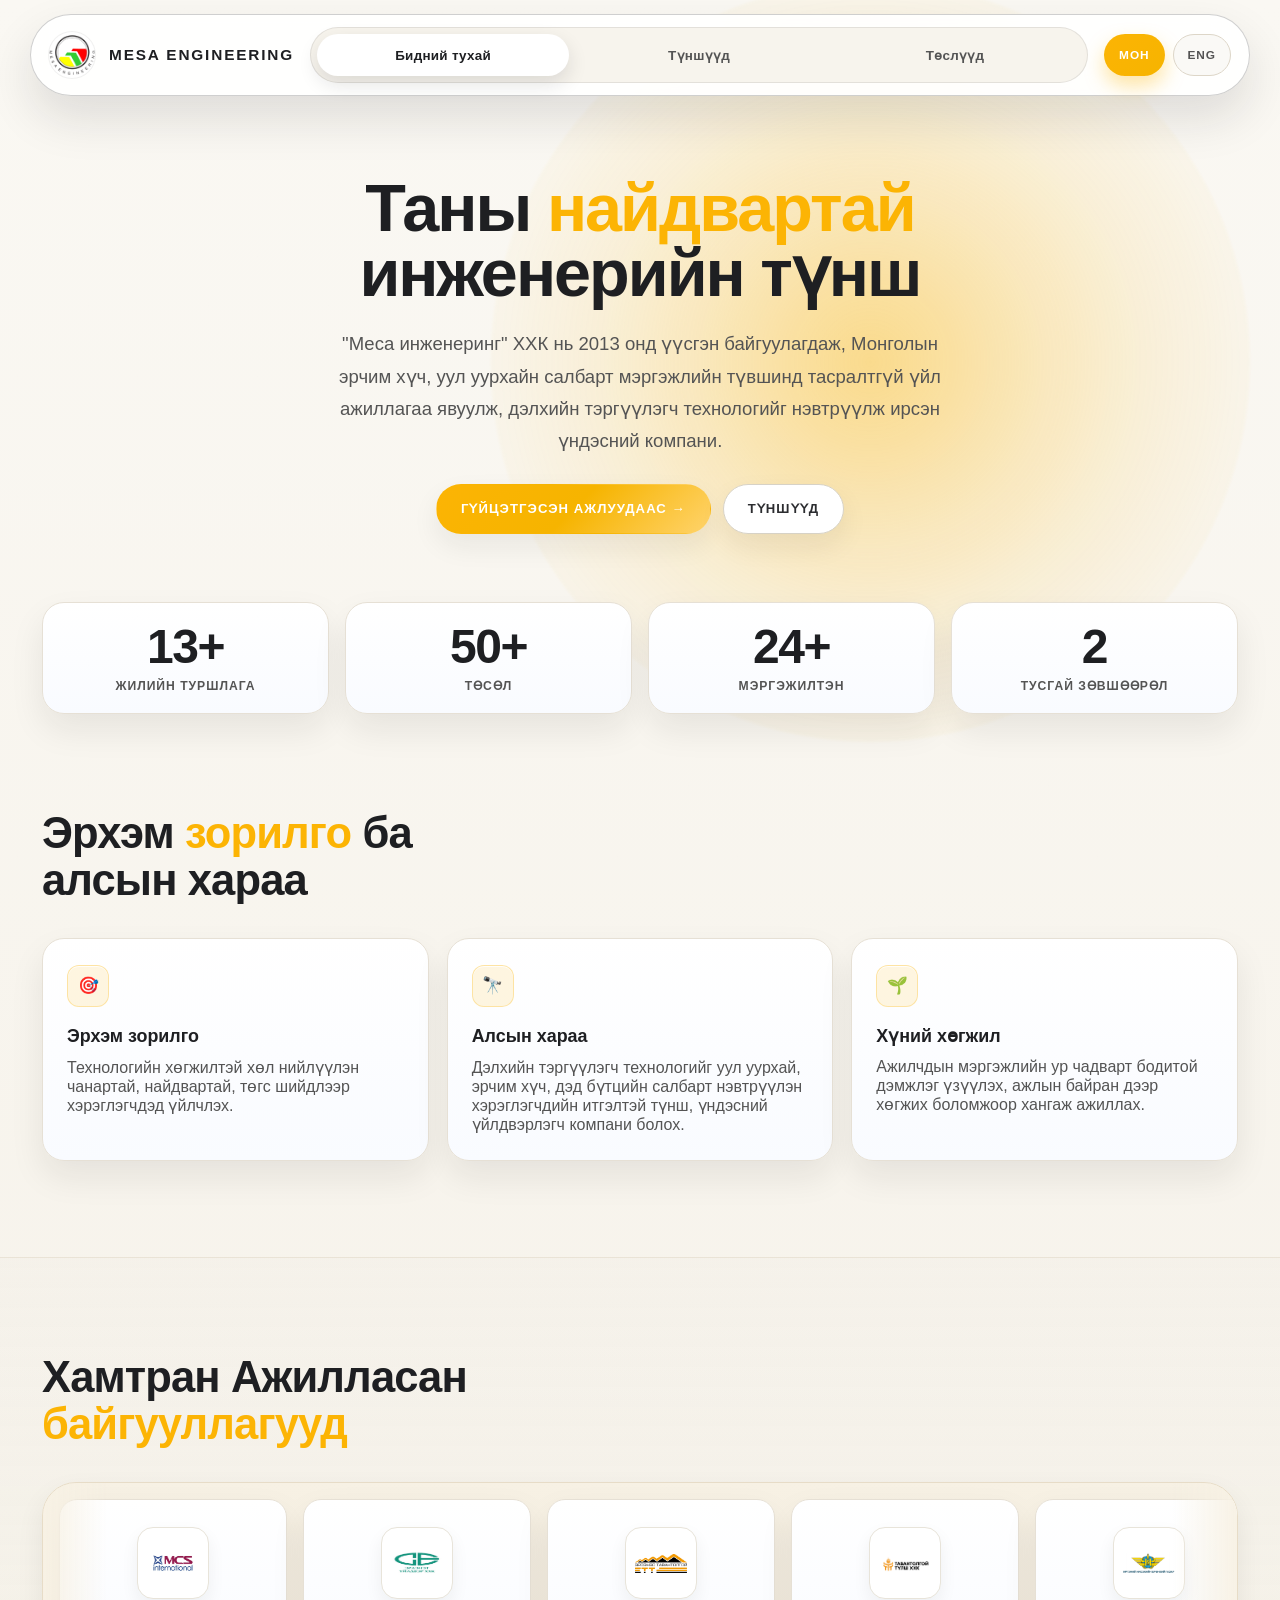
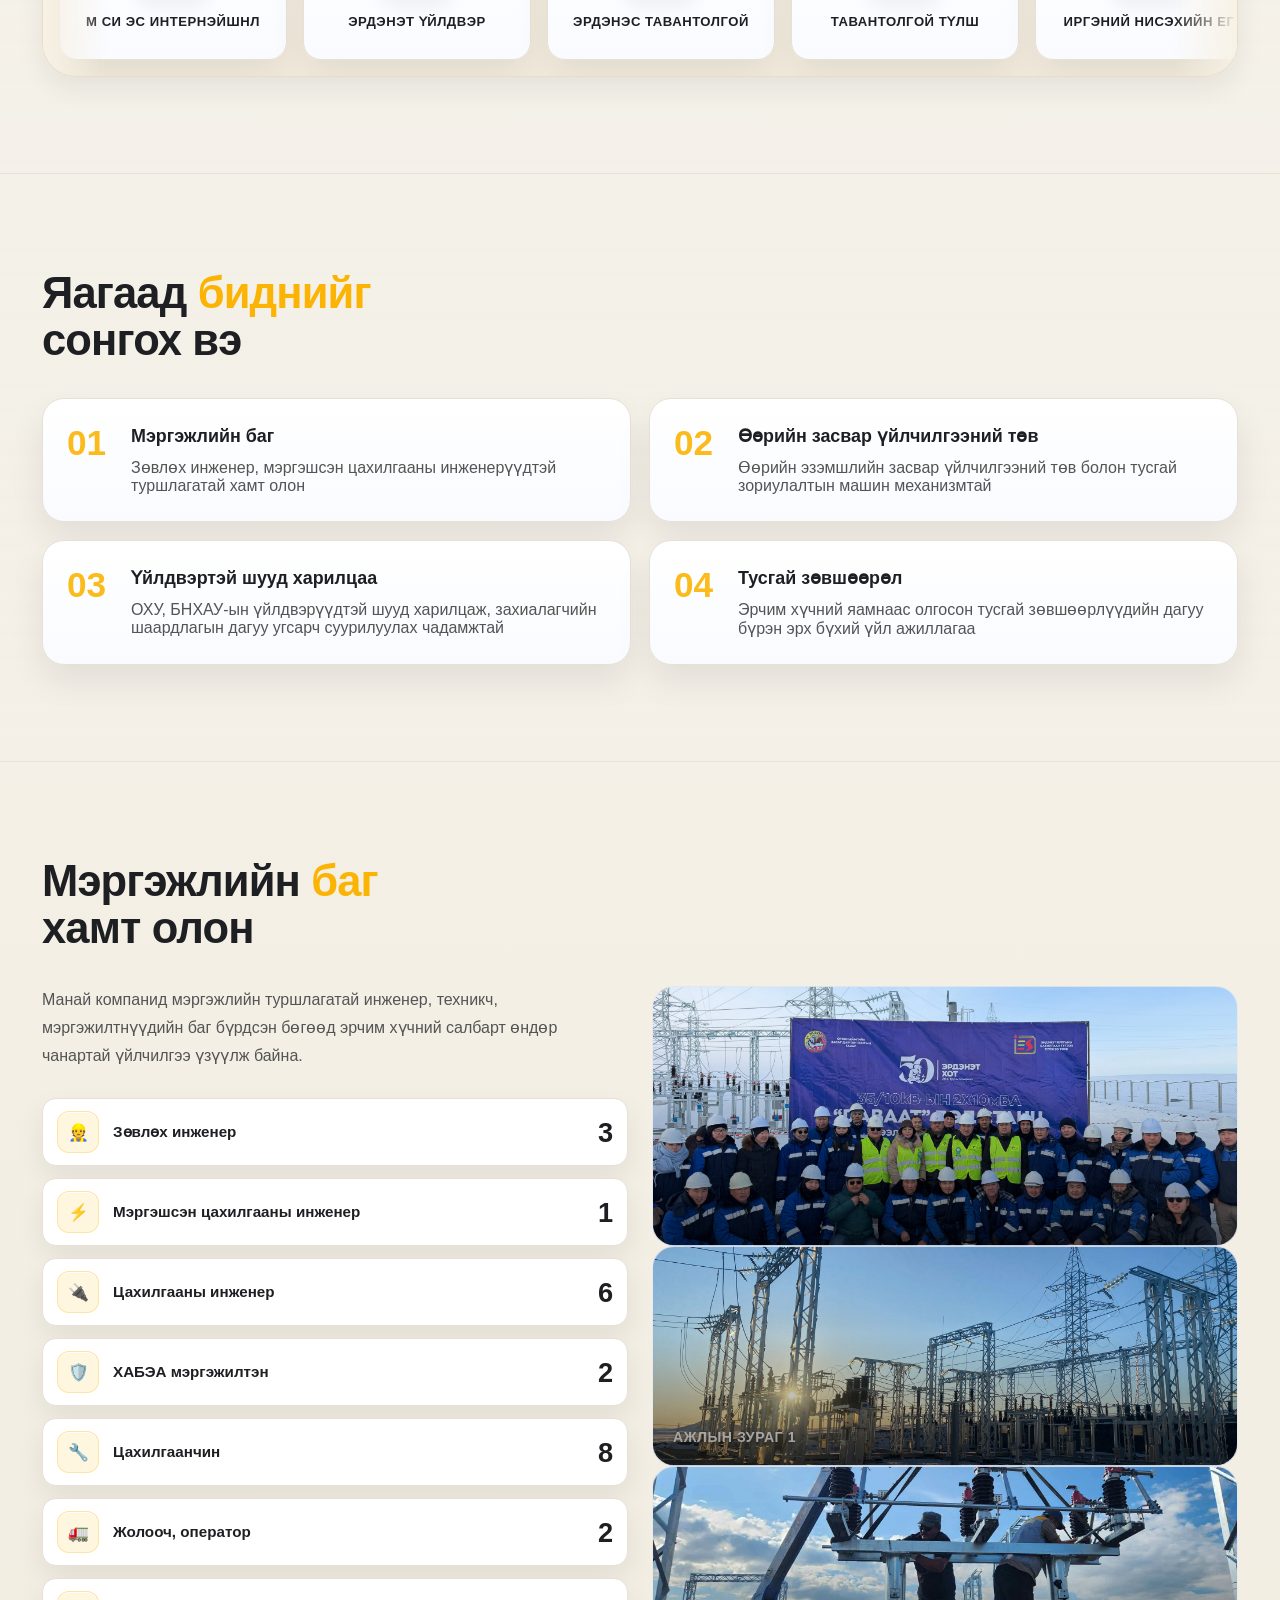
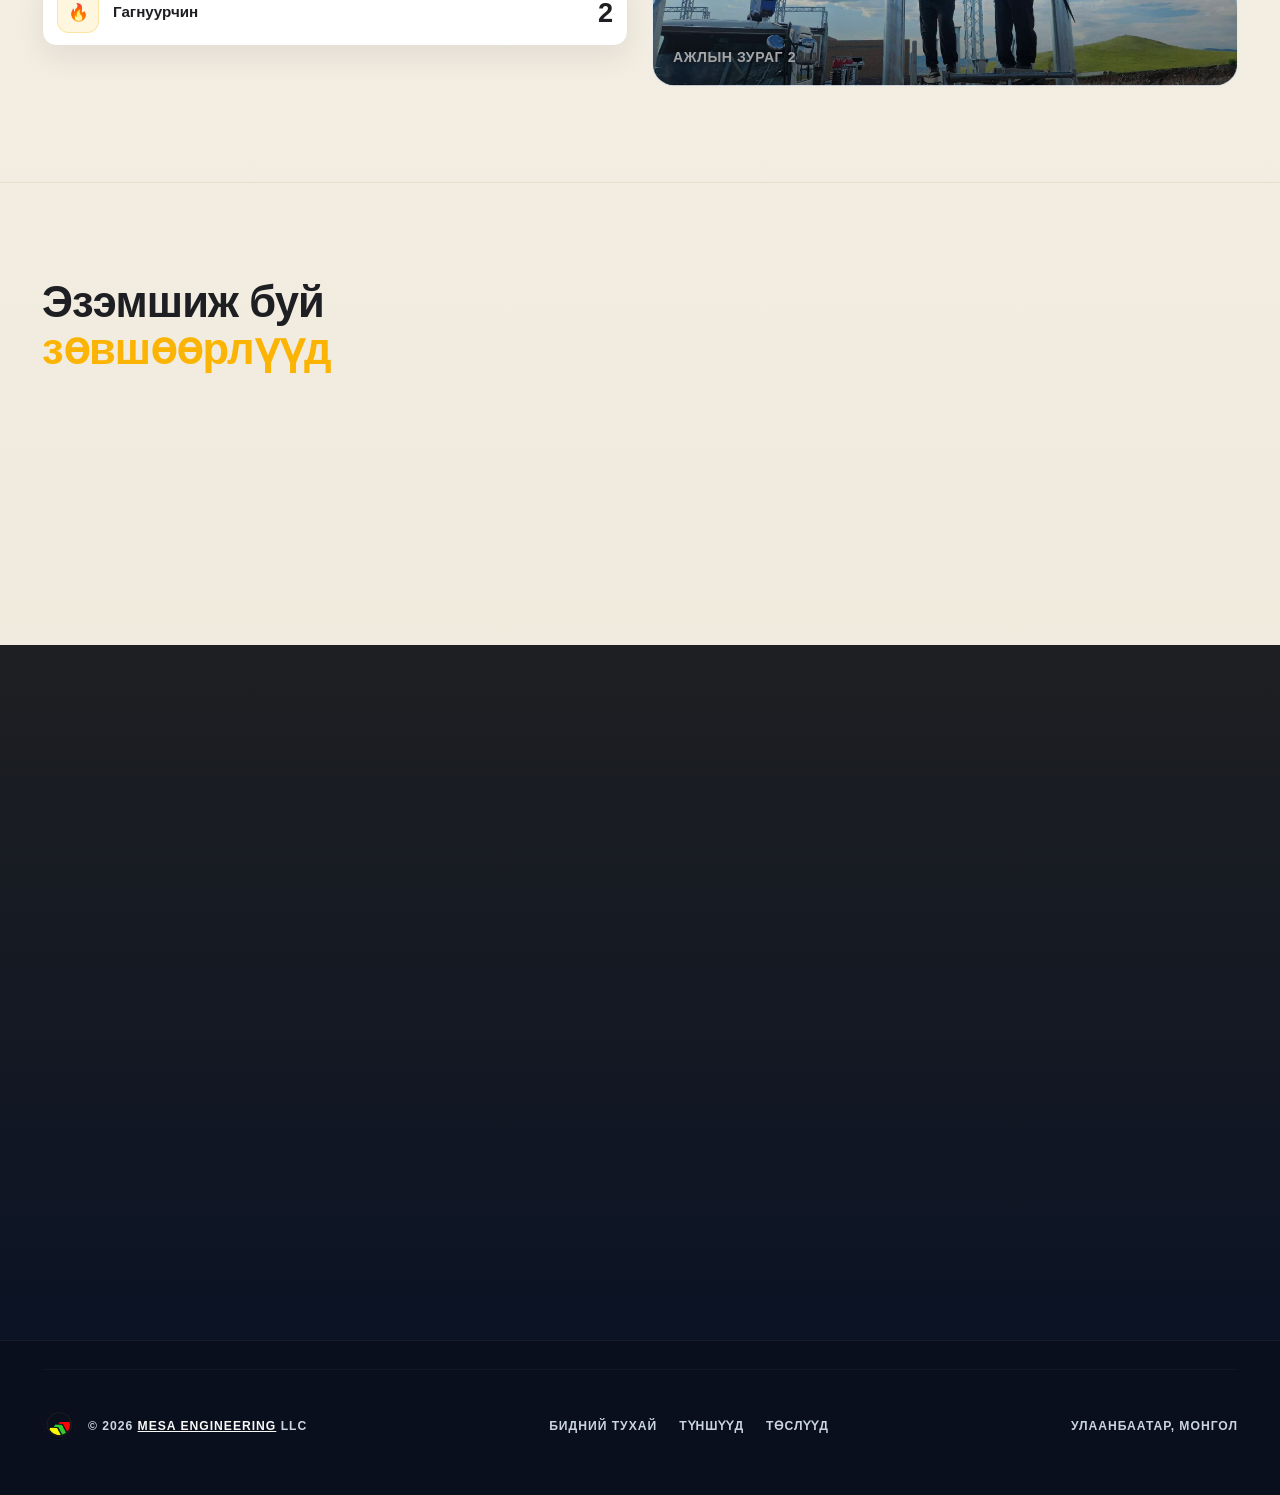
<file: index.html>
<!DOCTYPE html>
<html lang="mn">

<head>
  <meta charset="UTF-8">
  <meta name="viewport" content="width=device-width, initial-scale=1.0">
  <title>Mesa Engineering | Бидний тухай</title>
  <meta name="description"
    content="Mesa Engineering LLC - Mongolia's trusted energy and mining engineering partner since 2013.">
  <link rel="stylesheet" href="mesa-theme.css?v=20260504creammenu">
</head>

<body class="page-home">

  <!-- NAV -->
  <nav class="nav" id="navbar">
    <div class="nav-pill">
      <a href="index.html" class="nav-logo">
        <img src="Mesa_logo.png" alt="Mesa">
        <div class="nav-logo-text">MESA ENGINEERING</div>
      </a>
      <div class="nav-center">
        <a href="index.html" class="nav-link active" data-mn="Бидний тухай" data-en="About Us">Бидний тухай</a>
        <a href="partners.html" class="nav-link" data-mn="Түншүүд" data-en="Partners">Түншүүд</a>
        <a href="projects.html" class="nav-link" data-mn="Төслүүд" data-en="Projects">Төслүүд</a>
      </div>
      <div class="nav-right">
        <button class="lang-btn active" onclick="setLang('mn')">МОН</button>
        <button class="lang-btn" onclick="setLang('en')">ENG</button>
        <button class="mobile-toggle" onclick="toggleMobile()">
          <span></span><span></span><span></span>
        </button>
      </div>
    </div>
  </nav>

  <!-- MOBILE MENU -->
  <div class="mobile-menu" id="mobileMenu">
    <button class="mobile-close" onclick="toggleMobile()" aria-label="Close menu">✕</button>
    <div class="mobile-menu-header">
      <img src="Mesa_logo.png" alt="Mesa">
      <div class="mobile-brand">MESA ENGINEERING</div>
    </div>
    <nav class="mobile-menu-links">
      <a href="index.html" class="active" data-mn="Бидний тухай" data-en="About Us">Бидний тухай</a>
      <a href="partners.html" data-mn="Түншүүд" data-en="Partners">Түншүүд</a>
      <a href="projects.html" data-mn="Төслүүд" data-en="Projects">Төслүүд</a>
    </nav>
    <div class="mobile-lang">
      <button class="lang-btn active" onclick="setLang('mn')">МОН</button>
      <button class="lang-btn" onclick="setLang('en')">ENG</button>
    </div>
    <div class="mobile-menu-footer">
      <a href="tel:+97699100872">+976 9910 0872</a>
      <a href="tel:+97699008450">+976 9900 8450</a>
      <span data-mn="Меса инженеринг ХХК" data-en="Mesa Engineering LLC">Меса инженеринг ХХК</span>
    </div>
  </div>

  <!-- HERO -->
  <section class="hero">
    <div class="hero-inner">
      <h1 class="hero-title" data-mn='Таны <em>найдвартай</em> инженерийн түнш'
        data-en='Your <em>trusted</em> engineering partner'>Таны <em>найдвартай</em> инженерийн түнш</h1>
      <p class="hero-desc"
        data-mn='"Меса инженеринг" ХХК нь 2013 онд үүсгэн байгуулагдаж, Монголын эрчим хүч, уул уурхайн салбарт мэргэжлийн түвшинд тасралтгүй үйл ажиллагаа явуулж, дэлхийн тэргүүлэгч технологийг нэвтрүүлж ирсэн үндэсний компани.'
        data-en='"Mesa Engineering" LLC was established in 2013, continuously operating at professional levels in Mongolia&apos;s energy and mining sectors, introducing world-leading technology.'>
        "Меса инженеринг" ХХК нь 2013 онд үүсгэн байгуулагдаж, Монголын эрчим хүч, уул уурхайн салбарт мэргэжлийн
        түвшинд тасралтгүй үйл ажиллагаа явуулж, дэлхийн тэргүүлэгч технологийг нэвтрүүлж ирсэн үндэсний компани.</p>
      <div class="hero-actions">
        <a href="projects.html" class="btn btn-accent" data-mn="Гүйцэтгэсэн ажлуудаас →" data-en="Our Projects →">Гүйцэтгэсэн ажлуудаас
          →</a>
        <a href="partners.html" class="btn btn-outline" data-mn="Түншүүд" data-en="Partners">Түншүүд</a>
      </div>
    </div>
  </section>

  <!-- STATS BAR -->
  <div class="stats-bar reveal">
    <div class="stats-bar-inner">
      <div class="stat-item">
        <div class="stat-number">13<span>+</span></div>
        <div class="stat-label" data-mn="Жилийн туршлага" data-en="Years Experience">Жилийн туршлага</div>
      </div>
      <div class="stat-item">
        <div class="stat-number">50<span>+</span></div>
        <div class="stat-label" data-mn="Төсөл" data-en="Projects">Төсөл</div>
      </div>
      <div class="stat-item">
        <div class="stat-number">24<span>+</span></div>
        <div class="stat-label" data-mn="Мэргэжилтэн" data-en="Specialists">Мэргэжилтэн</div>
      </div>
      <div class="stat-item">
        <div class="stat-number">2</div>
        <div class="stat-label" data-mn="Тусгай зөвшөөрөл" data-en="Licenses">Тусгай зөвшөөрөл</div>
      </div>
    </div>
  </div>

  <!-- MISSION / VISION / HR -->
  <section class="sec sec-white">
    <div class="sec-inner">
      <div class="sec-header reveal">
        <div class="sec-overline" data-mn="Үнэт зүйлс" data-en="Our Values">Үнэт зүйлс</div>
        <h2 class="sec-title" data-mn='Эрхэм <em>зорилго</em> ба алсын хараа' data-en='Mission <em>&amp;</em> Vision'>
          Эрхэм <em>зорилго</em> ба алсын хараа</h2>
      </div>
      <div class="values-grid">
        <div class="val-card reveal">
          <div class="val-icon">🎯</div>
          <h3 data-mn="Эрхэм зорилго" data-en="Mission">Эрхэм зорилго</h3>
          <p data-mn="Технологийн хөгжилтэй хөл нийлүүлэн чанартай, найдвартай, төгс шийдлээр хэрэглэгчдэд үйлчлэх."
            data-en="To serve customers with quality, reliable, and complete solutions in step with technological advancement.">
            Технологийн хөгжилтэй хөл нийлүүлэн чанартай, найдвартай, төгс шийдлээр хэрэглэгчдэд үйлчлэх.</p>
        </div>
        <div class="val-card reveal">
          <div class="val-icon">🔭</div>
          <h3 data-mn="Алсын хараа" data-en="Vision">Алсын хараа</h3>
          <p data-mn="Дэлхийн тэргүүлэгч технологийг уул уурхай, эрчим хүч, дэд бүтцийн салбарт нэвтрүүлэн хэрэглэгчдийн итгэлтэй түнш, үндэсний үйлдвэрлэгч компани болох."
            data-en="To become a trusted national manufacturer by introducing world-leading technology in mining, energy, and infrastructure sectors.">
            Дэлхийн тэргүүлэгч технологийг уул уурхай, эрчим хүч, дэд бүтцийн салбарт нэвтрүүлэн хэрэглэгчдийн итгэлтэй
            түнш, үндэсний үйлдвэрлэгч компани болох.</p>
        </div>
        <div class="val-card reveal">
          <div class="val-icon">🌱</div>
          <h3 data-mn="Хүний хөгжил" data-en="Human Development">Хүний хөгжил</h3>
          <p data-mn="Ажилчдын мэргэжлийн ур чадварт бодитой дэмжлэг үзүүлэх, ажлын байран дээр хөгжих боломжоор хангаж ажиллах."
            data-en="Providing real support for employee professional skills development and on-the-job growth opportunities.">
            Ажилчдын мэргэжлийн ур чадварт бодитой дэмжлэг үзүүлэх, ажлын байран дээр хөгжих боломжоор хангаж ажиллах.
          </p>
        </div>
      </div>
    </div>
  </section>

  <!-- OUR CLIENTS -->
  <section class="sec sec-gray">
    <div class="sec-inner">
      <div class="sec-header reveal">
        <div class="sec-overline" data-mn="Манай харилцагчид" data-en="Our Clients">Манай харилцагчид</div>
        <h2 class="sec-title" data-mn='Хамтран Ажилласан <em>байгууллагууд</em>'
          data-en='Our trusted <em>partners</em>'>Хамтран Ажилласан <em>байгууллагууд</em></h2>
      </div>

      <div class="clients-slider-wrap reveal" aria-label="Our clients carousel">
        <div class="clients-slider-track">
          <article class="client-slide">
            <div class="client-slide-logo"><img src="Partner Company Logos/MCS International.jpg" alt="Partner logo - MCS International"></div>
            <h4 data-mn="М Си Эс Интернэйшнл" data-en="MCS International">М Си Эс Интернэйшнл</h4>
          </article>
          <article class="client-slide">
            <div class="client-slide-logo"><img src="Partner Company Logos/Erdenet.png" alt="Partner logo - Erdenet Mining"></div>
            <h4 data-mn="Эрдэнэт Үйлдвэр" data-en="Erdenet Mining">Эрдэнэт Үйлдвэр</h4>
          </article>
          <article class="client-slide">
            <div class="client-slide-logo"><img src="Partner Company Logos/Эрдэнэс Тавантолгой.png" alt="Partner logo - Erdenes Tavantolgoi"></div>
            <h4 data-mn="Эрдэнэс Тавантолгой" data-en="Erdenes Tavantolgoi">Эрдэнэс Тавантолгой</h4>
          </article>
          <article class="client-slide">
            <div class="client-slide-logo"><img src="Partner Company Logos/Тавантолгой Түлш.png" alt="Partner logo - Tavantolgoi Tulsh"></div>
            <h4 data-mn="Тавантолгой Түлш" data-en="Tavantolgoi Tulsh">Тавантолгой Түлш</h4>
          </article>
          <article class="client-slide">
            <div class="client-slide-logo"><img src="Partner Company Logos/Иргэний Нисэх.png" alt="Partner logo - Civil Aviation Authority"></div>
            <h4 data-mn="Иргэний Нисэхийн ЕГ" data-en="Civil Aviation Authority">Иргэний Нисэхийн ЕГ</h4>
          </article>
          <article class="client-slide">
            <div class="client-slide-logo"><img src="Partner Company Logos/Баруу Бүсийн Эрчим Хүч.jpeg" alt="Partner logo - Western Region Energy System"></div>
            <h4 data-mn="Баруун Бүсийн ЭХС" data-en="Western Region Energy System">Баруун Бүсийн ЭХС</h4>
          </article>
          <article class="client-slide">
            <div class="client-slide-logo"><img src="Partner Company Logos/Boroo Gold.png" alt="Partner logo - Boroo Gold"></div>
            <h4 data-mn="Бороогоулд ХХК" data-en="Boroo Gold LLC">Бороогоулд ХХК</h4>
          </article>
          <article class="client-slide">
            <div class="client-slide-logo"><img src="Partner Company Logos/Erdenetbulgan.png" alt="Partner logo - Erdenet-Bulgan Power Distribution Network LLC"></div>
            <h4 data-mn="ЭБЦТС ТӨХК" data-en="Erdenet-Bulgan Power Distribution Network LLC">ЭБЦТС ТӨХК</h4>
          </article>
          <article class="client-slide">
            <div class="client-slide-logo"><img src="Partner Company Logos/Orkhon.png" alt="Partner logo - Orkhon Aimag Governor's Office"></div>
            <h4 data-mn="Орхон аймгийн Засаг Даргын Тамгын Газар" data-en="Orkhon Aimag Governor's Office">Орхон аймгийн ЗДТГ</h4>
          </article>

          <!-- Duplicate set for seamless infinite loop -->
          <article class="client-slide" aria-hidden="true">
            <div class="client-slide-logo"><img src="Partner Company Logos/MCS International.jpg" alt=""></div>
            <h4 data-mn="М Си Эс Интернэйшнл" data-en="MCS International">М Си Эс Интернэйшнл</h4>
          </article>
          <article class="client-slide" aria-hidden="true">
            <div class="client-slide-logo"><img src="Partner Company Logos/Erdenet.png" alt=""></div>
            <h4 data-mn="Эрдэнэт Үйлдвэр" data-en="Erdenet Mining">Эрдэнэт Үйлдвэр</h4>
          </article>
          <article class="client-slide" aria-hidden="true">
            <div class="client-slide-logo"><img src="Partner Company Logos/Эрдэнэс Тавантолгой.png" alt=""></div>
            <h4 data-mn="Эрдэнэс Тавантолгой" data-en="Erdenes Tavantolgoi">Эрдэнэс Тавантолгой</h4>
          </article>
          <article class="client-slide" aria-hidden="true">
            <div class="client-slide-logo"><img src="Partner Company Logos/Тавантолгой Түлш.png" alt=""></div>
            <h4 data-mn="Тавантолгой Түлш" data-en="Tavantolgoi Tulsh">Тавантолгой Түлш</h4>
          </article>
          <article class="client-slide" aria-hidden="true">
            <div class="client-slide-logo"><img src="Partner Company Logos/Иргэний Нисэх.png" alt=""></div>
            <h4 data-mn="Иргэний Нисэхийн ЕГ" data-en="Civil Aviation Authority">Иргэний Нисэхийн ЕГ</h4>
          </article>
          <article class="client-slide" aria-hidden="true">
            <div class="client-slide-logo"><img src="Partner Company Logos/Баруу Бүсийн Эрчим Хүч.jpeg" alt=""></div>
            <h4 data-mn="Баруун Бүсийн ЭХС" data-en="Western Region Energy System">Баруун Бүсийн ЭХС</h4>
          </article>
          <article class="client-slide" aria-hidden="true">
            <div class="client-slide-logo"><img src="Partner Company Logos/Boroo Gold.png" alt=""></div>
            <h4 data-mn="Бороогоулд ХХК" data-en="Boroo Gold LLC">Бороогоулд ХХК</h4>
          </article>
          <article class="client-slide" aria-hidden="true">
            <div class="client-slide-logo"><img src="Partner Company Logos/Erdenetbulgan.png" alt=""></div>
            <h4 data-mn="ЭБЦТС ТӨХК" data-en="Erdenet-Bulgan Power Distribution Network LLC">ЭБЦТС ТӨХК</h4>
          </article>
          <article class="client-slide" aria-hidden="true">
            <div class="client-slide-logo"><img src="Partner Company Logos/Orkhon.png" alt=""></div>
            <h4 data-mn="Орхон аймгийн Засаг Даргын Тамгын Газар" data-en="Orkhon Aimag Governor's Office">Орхон аймгийн ЗДТГ</h4>
          </article>
        </div>
      </div>
    </div>
  </section>

  <!-- ADVANTAGES -->
  <section class="sec sec-gray">
    <div class="sec-inner">
      <div class="sec-header reveal">
        <div class="sec-overline" data-mn="Давуу тал" data-en="Our Advantages">Давуу тал</div>
        <h2 class="sec-title" data-mn='Яагаад <em>биднийг</em> сонгох вэ' data-en='Why <em>choose</em> us'>Яагаад
          <em>биднийг</em> сонгох вэ</h2>
      </div>
      <div class="adv-grid">
        <div class="adv-card reveal">
          <div class="adv-num">01</div>
          <div>
            <h3 data-mn="Мэргэжлийн баг" data-en="Expert Team">Мэргэжлийн баг</h3>
            <p data-mn="Зөвлөх инженер, мэргэшсэн цахилгааны инженерүүдтэй туршлагатай хамт олон"
              data-en="Experienced team with consulting engineers and certified electrical engineers">Зөвлөх инженер,
              мэргэшсэн цахилгааны инженерүүдтэй туршлагатай хамт олон</p>
          </div>
        </div>
        <div class="adv-card reveal">
          <div class="adv-num">02</div>
          <div>
            <h3 data-mn="Өөрийн засвар үйлчилгээний төв" data-en="Own Service Center">Өөрийн засвар үйлчилгээний төв
            </h3>
            <p data-mn="Өөрийн эзэмшлийн засвар үйлчилгээний төв болон тусгай зориулалтын машин механизмтай"
              data-en="Company-owned maintenance center with specialized machinery and equipment">Өөрийн эзэмшлийн
              засвар үйлчилгээний төв болон тусгай зориулалтын машин механизмтай</p>
          </div>
        </div>
        <div class="adv-card reveal">
          <div class="adv-num">03</div>
          <div>
            <h3 data-mn="Үйлдвэртэй шууд харилцаа" data-en="Direct Factory Relations">Үйлдвэртэй шууд харилцаа</h3>
            <p data-mn="ОХУ, БНХАУ-ын үйлдвэрүүдтэй шууд харилцаж, захиалагчийн шаардлагын дагуу угсарч суурилуулах чадамжтай"
              data-en="Direct relationships with Russian and Chinese factories, custom assembly and installation capability">
              ОХУ, БНХАУ-ын үйлдвэрүүдтэй шууд харилцаж, захиалагчийн шаардлагын дагуу угсарч суурилуулах чадамжтай</p>
          </div>
        </div>
        <div class="adv-card reveal">
          <div class="adv-num">04</div>
          <div>
            <h3 data-mn="Тусгай зөвшөөрөл" data-en="Licensed Operations">Тусгай зөвшөөрөл</h3>
            <p data-mn="Эрчим хүчний яамнаас олгосон тусгай зөвшөөрлүүдийн дагуу бүрэн эрх бүхий үйл ажиллагаа"
              data-en="Fully authorized operations under special licenses from the Ministry of Energy">Эрчим хүчний
              яамнаас олгосон тусгай зөвшөөрлүүдийн дагуу бүрэн эрх бүхий үйл ажиллагаа</p>
          </div>
        </div>
      </div>
    </div>
  </section>

  <!-- TEAM -->
  <section class="sec sec-white">
    <div class="sec-inner">
      <div class="sec-header reveal">
        <div class="sec-overline" data-mn="Манай хамт олон" data-en="Our Team">Манай хамт олон</div>
        <h2 class="sec-title" data-mn='Мэргэжлийн <em>баг</em> хамт олон' data-en='Professional <em>team</em>'>
          Мэргэжлийн <em>баг</em> хамт олон</h2>
      </div>
      <div class="team-layout">
        <div>
          <p class="team-desc reveal"
            data-mn="Манай компанид мэргэжлийн туршлагатай инженер, техникч, мэргэжилтнүүдийн баг бүрдсэн бөгөөд эрчим хүчний салбарт өндөр чанартай үйлчилгээ үзүүлж байна."
            data-en="Our company consists of experienced engineers, technicians, and specialists providing high-quality services in the energy sector.">
            Манай компанид мэргэжлийн туршлагатай инженер, техникч, мэргэжилтнүүдийн баг бүрдсэн бөгөөд эрчим хүчний
            салбарт өндөр чанартай үйлчилгээ үзүүлж байна.</p>
          <div class="team-list">
            <div class="team-row reveal">
              <div class="team-row-left">
                <div class="team-row-icon">👷</div>
                <h4 data-mn="Зөвлөх инженер" data-en="Consulting Engineers">Зөвлөх инженер</h4>
              </div>
              <div class="team-row-count">3</div>
            </div>
            <div class="team-row reveal">
              <div class="team-row-left">
                <div class="team-row-icon">⚡</div>
                <h4 data-mn="Мэргэшсэн цахилгааны инженер" data-en="Certified Electrical Engineer">Мэргэшсэн цахилгааны
                  инженер</h4>
              </div>
              <div class="team-row-count">1</div>
            </div>
            <div class="team-row reveal">
              <div class="team-row-left">
                <div class="team-row-icon">🔌</div>
                <h4 data-mn="Цахилгааны инженер" data-en="Electrical Engineers">Цахилгааны инженер</h4>
              </div>
              <div class="team-row-count">6</div>
            </div>
            <div class="team-row reveal">
              <div class="team-row-left">
                <div class="team-row-icon">🛡️</div>
                <h4 data-mn="ХАБЭА мэргэжилтэн" data-en="HSE Specialists">ХАБЭА мэргэжилтэн</h4>
              </div>
              <div class="team-row-count">2</div>
            </div>
            <div class="team-row reveal">
              <div class="team-row-left">
                <div class="team-row-icon">🔧</div>
                <h4 data-mn="Цахилгаанчин" data-en="Electricians">Цахилгаанчин</h4>
              </div>
              <div class="team-row-count">8</div>
            </div>
            <div class="team-row reveal">
              <div class="team-row-left">
                <div class="team-row-icon">🚛</div>
                <h4 data-mn="Жолооч, оператор" data-en="Drivers & Operators">Жолооч, оператор</h4>
              </div>
              <div class="team-row-count">2</div>
            </div>
            <div class="team-row reveal">
              <div class="team-row-left">
                <div class="team-row-icon">🔥</div>
                <h4 data-mn="Гагнуурчин" data-en="Welders">Гагнуурчин</h4>
              </div>
              <div class="team-row-count">2</div>
            </div>
          </div>
        </div>
        <div class="team-photo-grid">
          <div class="team-photo tall reveal" style="background-image:url('Work Pictures/bagiin-zurag.jpg');background-position:center 62%;" aria-hidden="true"></div>
          <div class="team-photo reveal" style="background-image:url('Work Pictures/Дэд Станц.JPG')">Ажлын зураг 1</div>
          <div class="team-photo reveal" style="background-image:url('Work Pictures/ajliin-zurag-2.jpg')">Ажлын зураг 2</div>
        </div>
      </div>
    </div>
  </section>

  <!-- LICENSES -->
  <section class="sec sec-white">
    <div class="sec-inner">
      <div class="sec-header reveal">
        <div class="sec-overline" data-mn="Тусгай зөвшөөрөл" data-en="Licenses">Тусгай зөвшөөрөл</div>
        <h2 class="sec-title" data-mn='Эзэмшиж буй <em>зөвшөөрлүүд</em>' data-en='Our <em>licenses</em>'>Эзэмшиж буй
          <em>зөвшөөрлүүд</em></h2>
      </div>
      <div class="license-cards">
        <div class="license-card reveal">
          <h4 data-mn="Тусгай зөвшөөрөл №1078/21" data-en="License No. 1078/21">Тусгай зөвшөөрөл №1078/21</h4>
          <p data-mn="0.4-110 кВ-ын цахилгаан дамжуулах шугам, дэд станцын угсралт, засварын ажил, туршилт тохируулгын ажил үйлчилгээ эрхлэх — Эрчим хүчний яам"
            data-en="Installation, repair, testing and commissioning services for 0.4-110 kV power transmission lines and substations — Ministry of Energy">
            0.4-110 кВ-ын цахилгаан дамжуулах шугам, дэд станцын угсралт, засварын ажил, туршилт тохируулгын ажил
            үйлчилгээ эрхлэх — Эрчим хүчний яам</p>
        </div>
        <div class="license-card reveal">
          <h4 data-mn="Эх үүсвэрийн тусгай зөвшөөрөл" data-en="Power Source License">Эх үүсвэрийн тусгай зөвшөөрөл</h4>
          <p data-mn="0.01-100МВт-ын хүчин чадалтай цахилгаан эрчим хүчний эх үүсвэрийн угсралт, засварын ажил, туршилт тохируулгын ажил үйлчилгээ эрхлэх — Эрчим хүчний яам"
            data-en="Installation, repair, testing and commissioning services for 0.01-100MW capacity electrical power sources — Ministry of Energy">
            0.01-100МВт-ын хүчин чадалтай цахилгаан эрчим хүчний эх үүсвэрийн угсралт, засварын ажил, туршилт тохируулгын
            ажил үйлчилгээ эрхлэх — Эрчим хүчний яам</p>
        </div>
      </div>
    </div>
  </section>

  <!-- CONTACT -->
  <section class="sec sec-dark" id="contact">
    <div class="sec-inner">
      <div class="sec-header reveal">
        <div class="sec-overline" data-mn="Холбоо барих" data-en="Contact Us">Холбоо барих</div>
        <h2 class="sec-title" data-mn='Бидэнтэй <em>холбогдох</em>' data-en='Get in <em>touch</em>'>Бидэнтэй
          <em>холбогдох</em></h2>
      </div>
      <div class="contact-grid">
        <div class="contact-info">
          <div class="contact-item reveal">
            <div class="contact-icon">📍</div>
            <div>
              <h4 data-mn="Хаяг" data-en="Address">Хаяг</h4>
              <p data-mn="Улаанбаатар хот, Баянзүрх дүүрэг, 10-р хороо, төмөр замын гудамж 2а хэсэг, 131-тоот"
                data-en="Bayanzurkh District, 10th khoroo, Railway Street 2a, Apt 131, Ulaanbaatar">Улаанбаатар хот,
                Баянзүрх дүүрэг, 10-р хороо, төмөр замын гудамж 2а хэсэг, 131-тоот</p>
            </div>
          </div>
          <div class="contact-item reveal">
            <div class="contact-icon">📞</div>
            <div>
              <h4 data-mn="Утас" data-en="Phone">Утас</h4>
              <p><a href="tel:+97699100872">99100872</a> &nbsp;·&nbsp; <a href="tel:+97688767209">88767209</a> &nbsp;·&nbsp; <a href="tel:+97699008450">99008450</a></p>
            </div>
          </div>
          <div class="contact-item reveal">
            <div class="contact-icon">✉️</div>
            <div>
              <h4 data-mn="Имэйл" data-en="Email">Имэйл</h4>
              <p><a href="mailto:mesaengineering555@gmail.com">mesaengineering555@gmail.com</a></p>
            </div>
          </div>
        </div>
        <div class="contact-map reveal">
          <iframe
            src="https://www.google.com/maps?q=47.905252,107.014543&z=17&output=embed"
            allowfullscreen loading="lazy"></iframe>
        </div>
      </div>
    </div>
  </section>

  <!-- FOOTER -->
  <footer class="footer">
    <div class="footer-inner">
      <div class="footer-left">
        <img src="Mesa_logo.png" alt="Mesa">
        <span class="footer-text">© 2026 <a href="#">Mesa Engineering</a> LLC</span>
      </div>
      <div class="footer-links">
        <a href="index.html" data-mn="Бидний тухай" data-en="About">Бидний тухай</a>
        <a href="partners.html" data-mn="Түншүүд" data-en="Partners">Түншүүд</a>
        <a href="projects.html" data-mn="Төслүүд" data-en="Projects">Төслүүд</a>
      </div>
      <div class="footer-text" data-mn="Улаанбаатар, Монгол" data-en="Ulaanbaatar, Mongolia">Улаанбаатар, Монгол</div>
    </div>
  </footer>

  <script src="mesa-app.js?v=20260504dropdowns"></script>
</body>

</html>
</file>
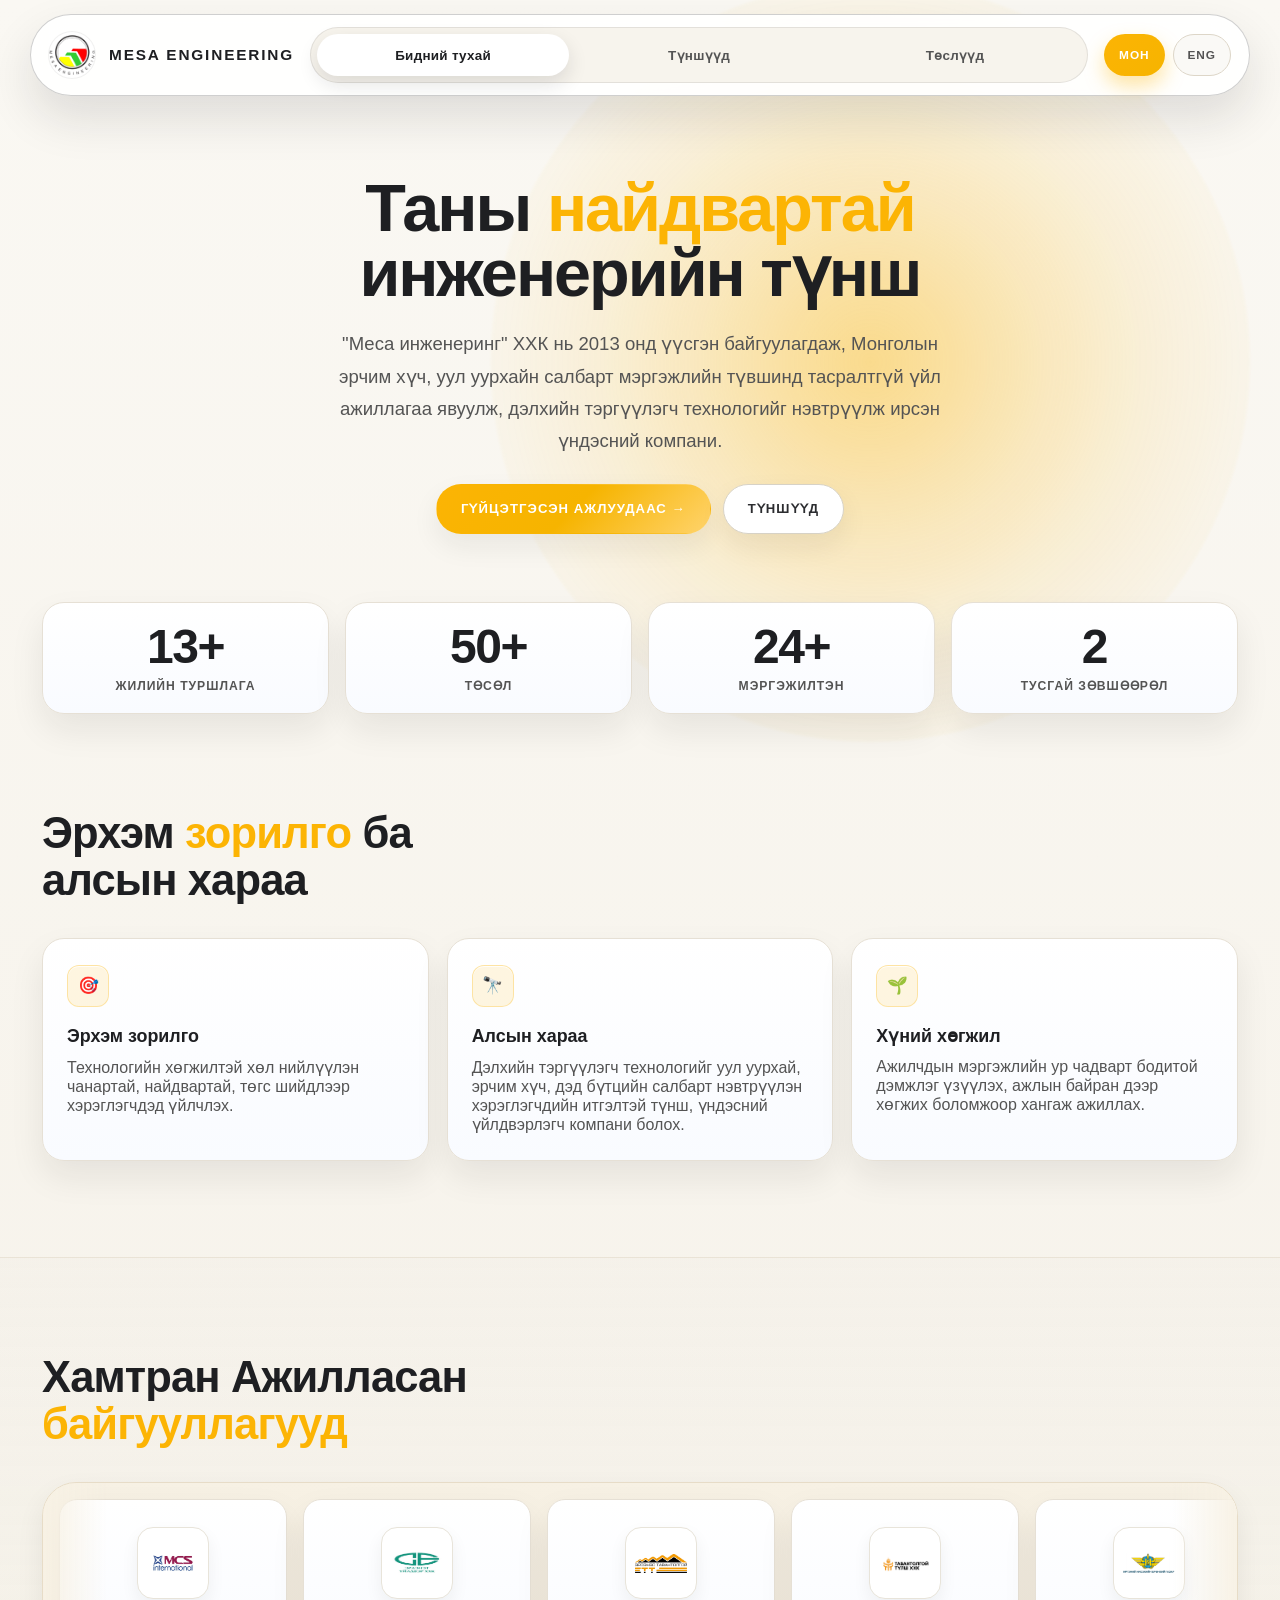
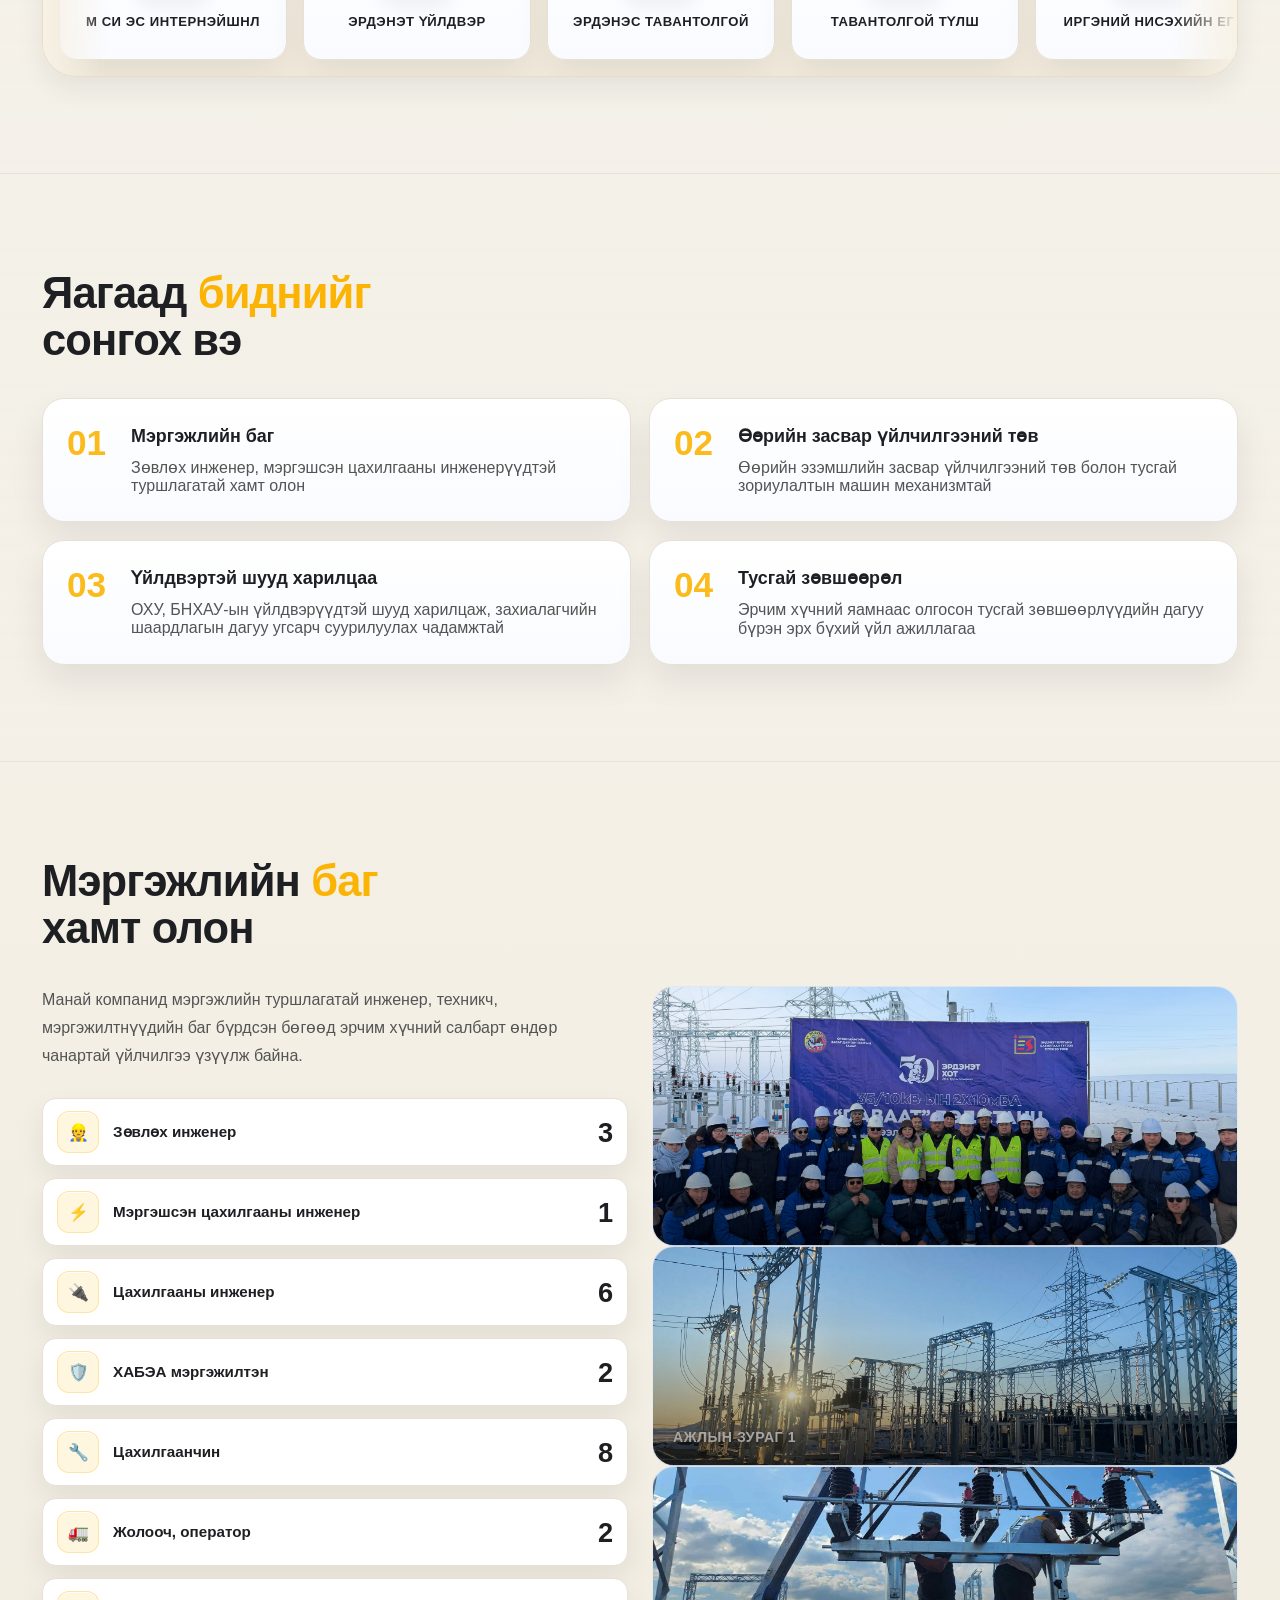
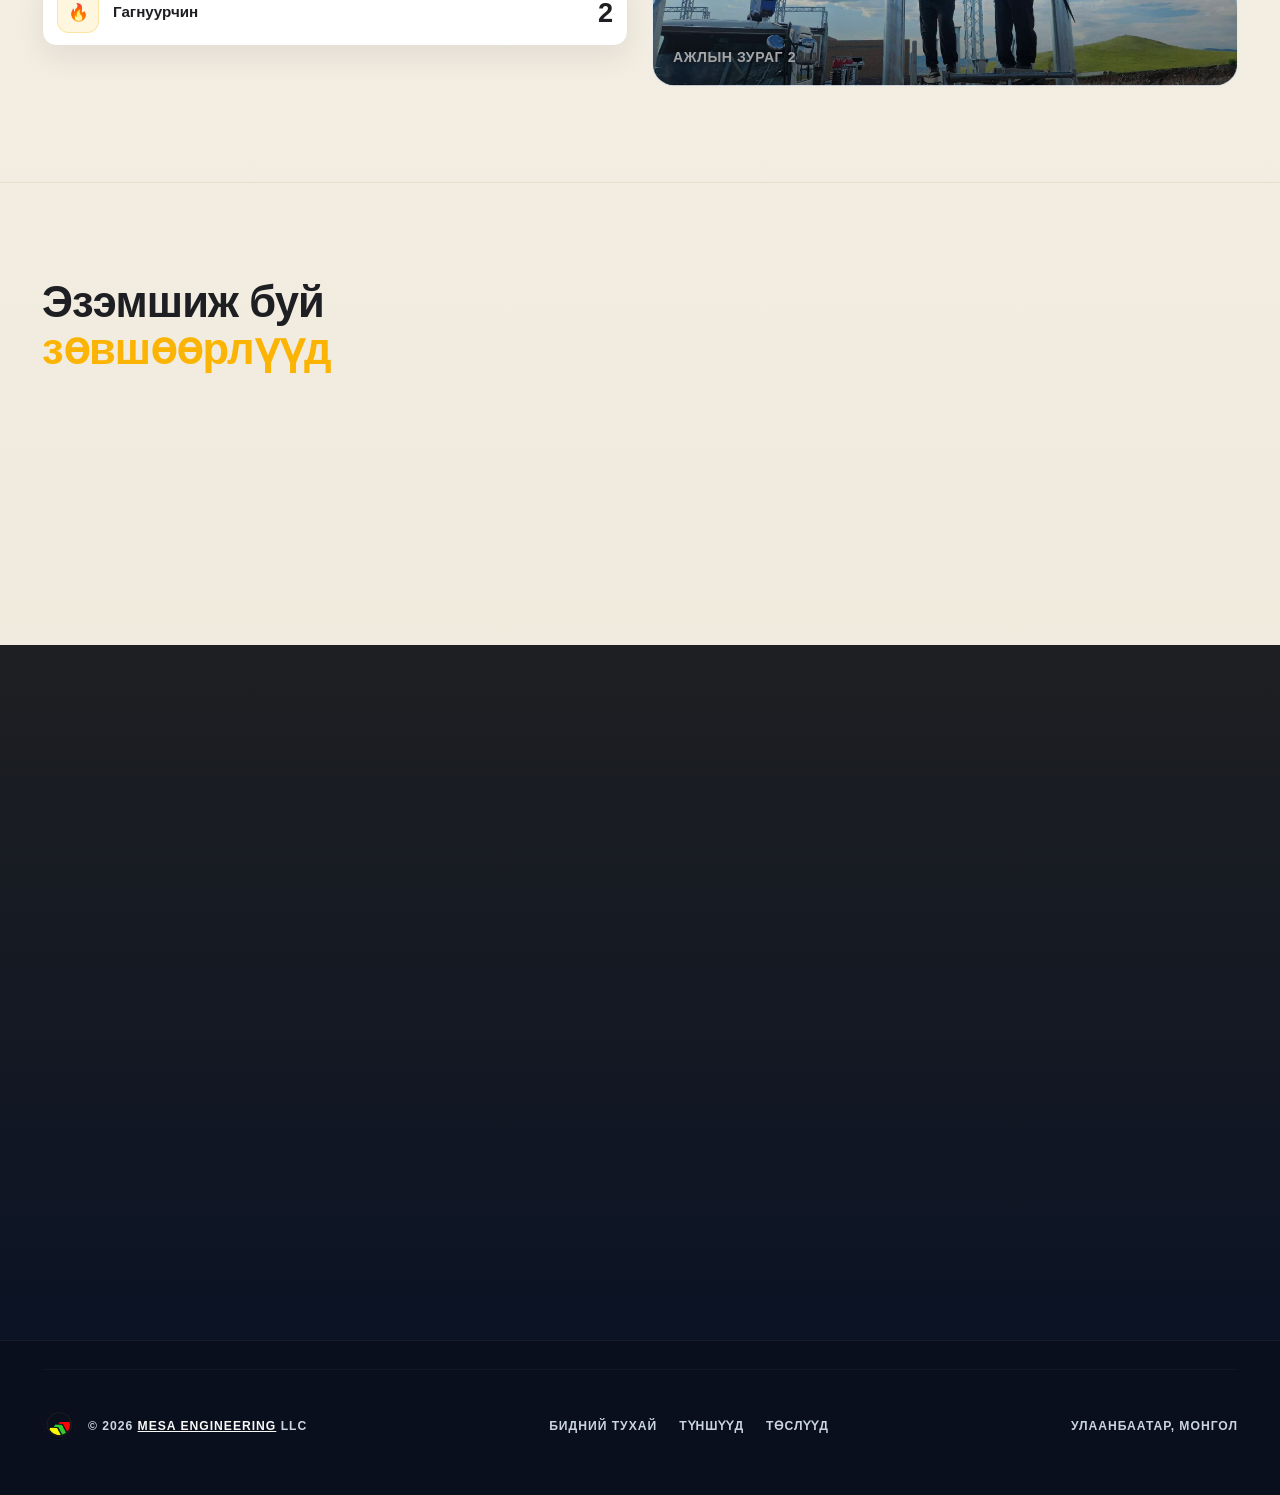
<file: about.html>
<!DOCTYPE html>
<html lang="mn">

<head>
  <meta charset="UTF-8">
  <title>Mesa Engineering</title>
  <meta http-equiv="refresh" content="0; url=index.html">
  <link rel="canonical" href="index.html">
  <script>window.location.replace('index.html' + (location.hash || ''));</script>
</head>

<body>
  <p>Redirecting to <a href="index.html">Mesa Engineering</a>…</p>
</body>

</html>
</file>
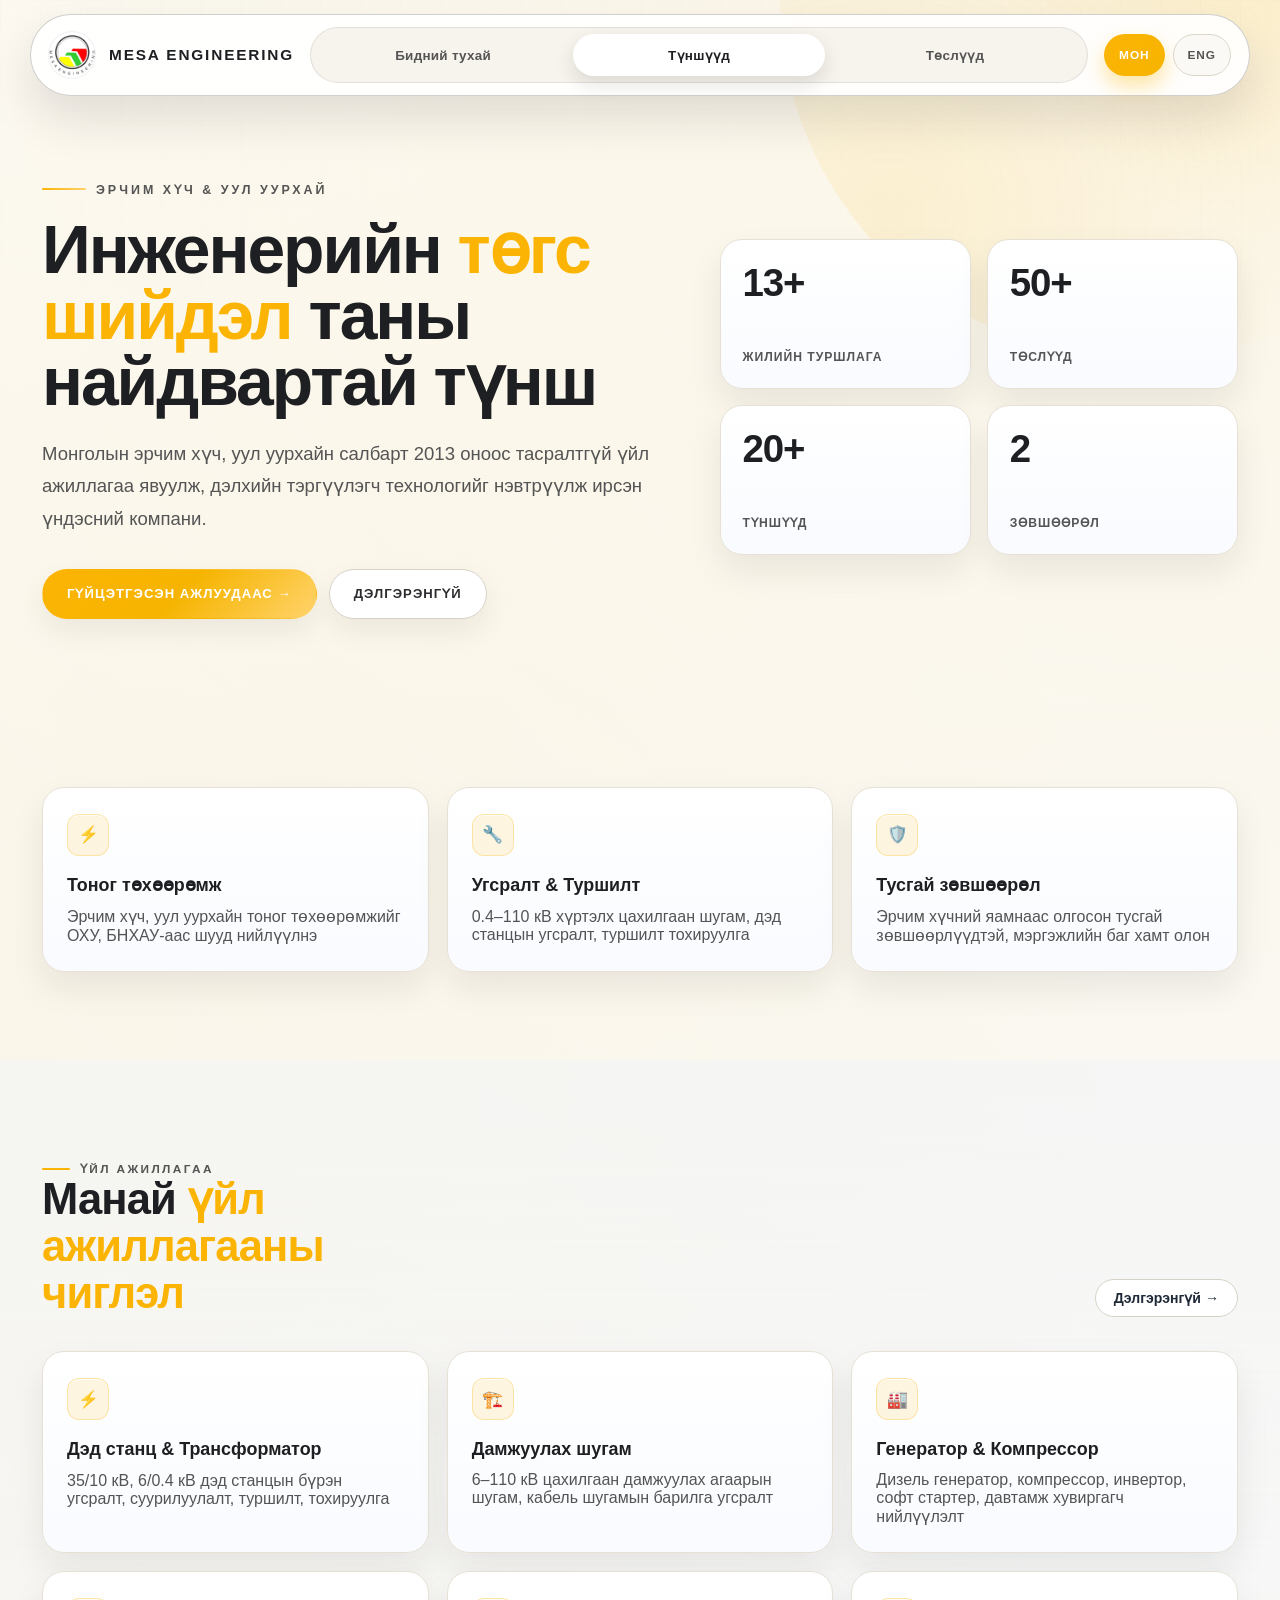
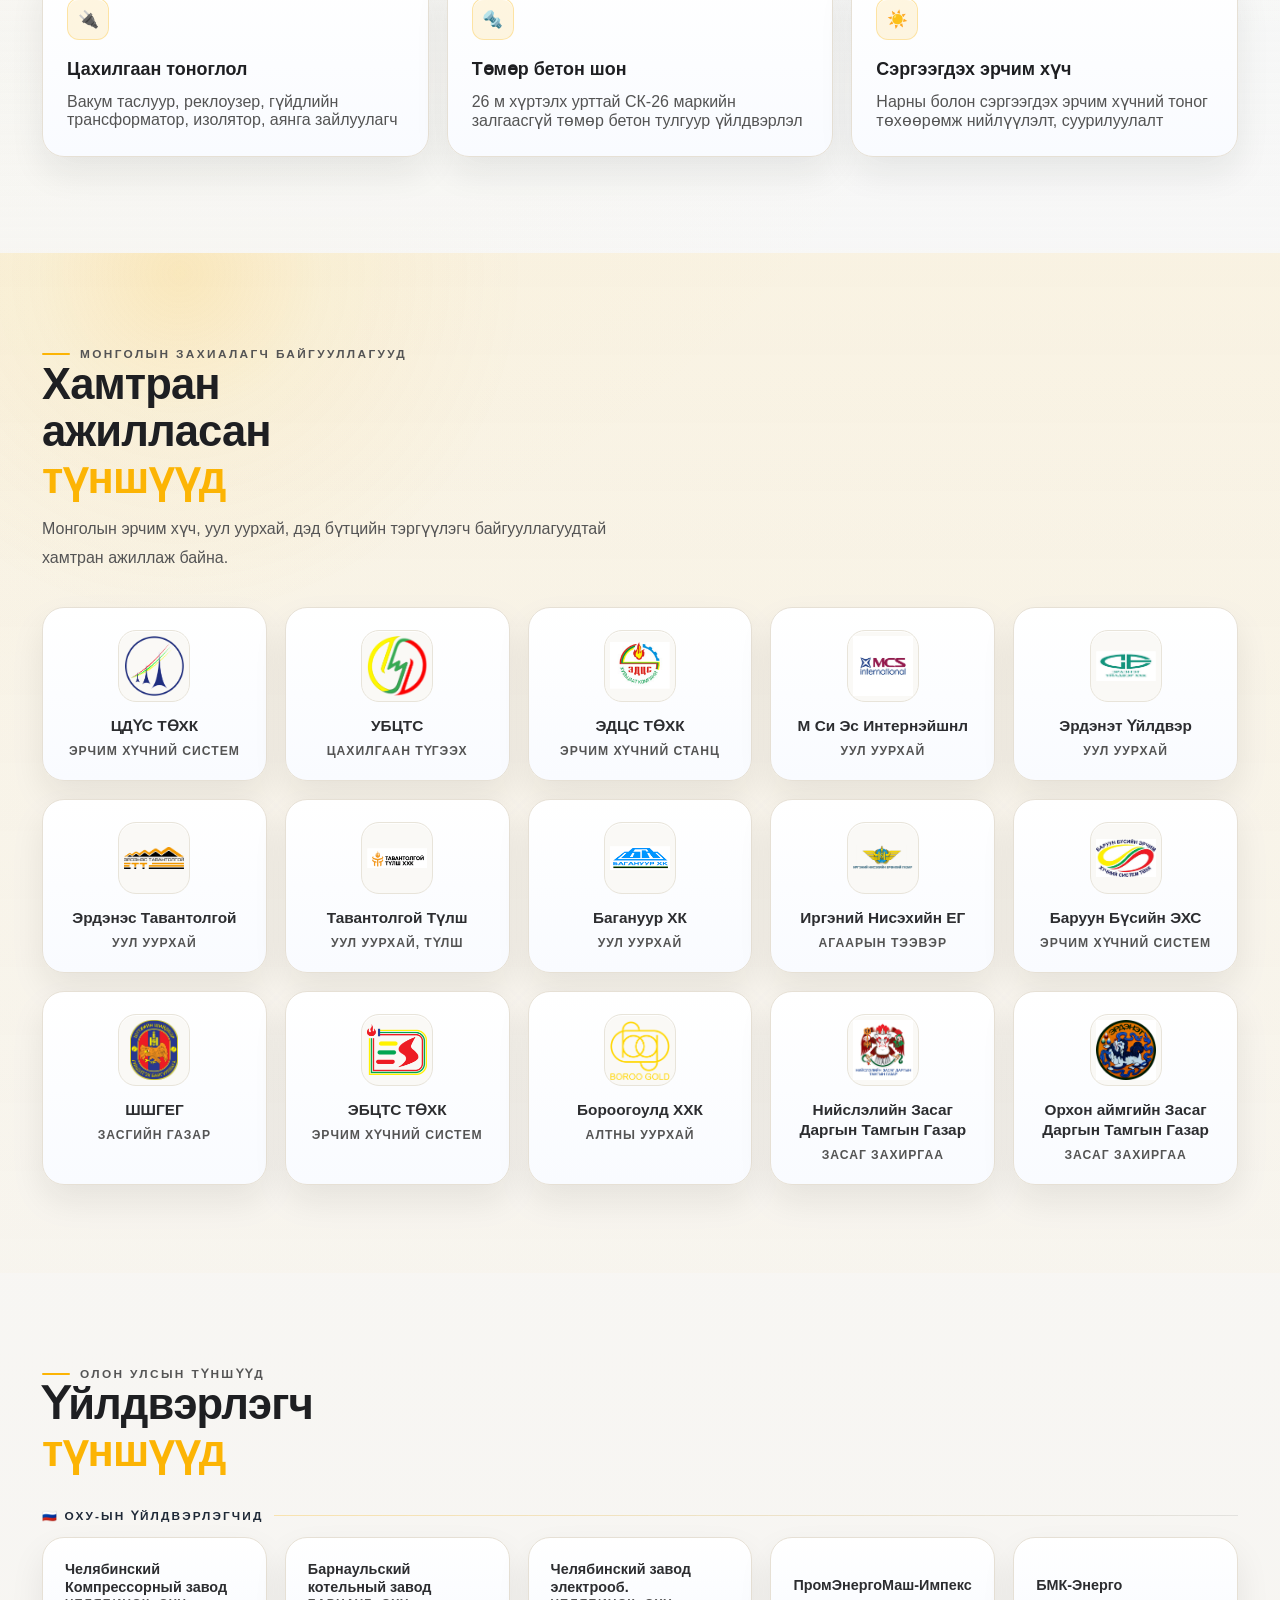
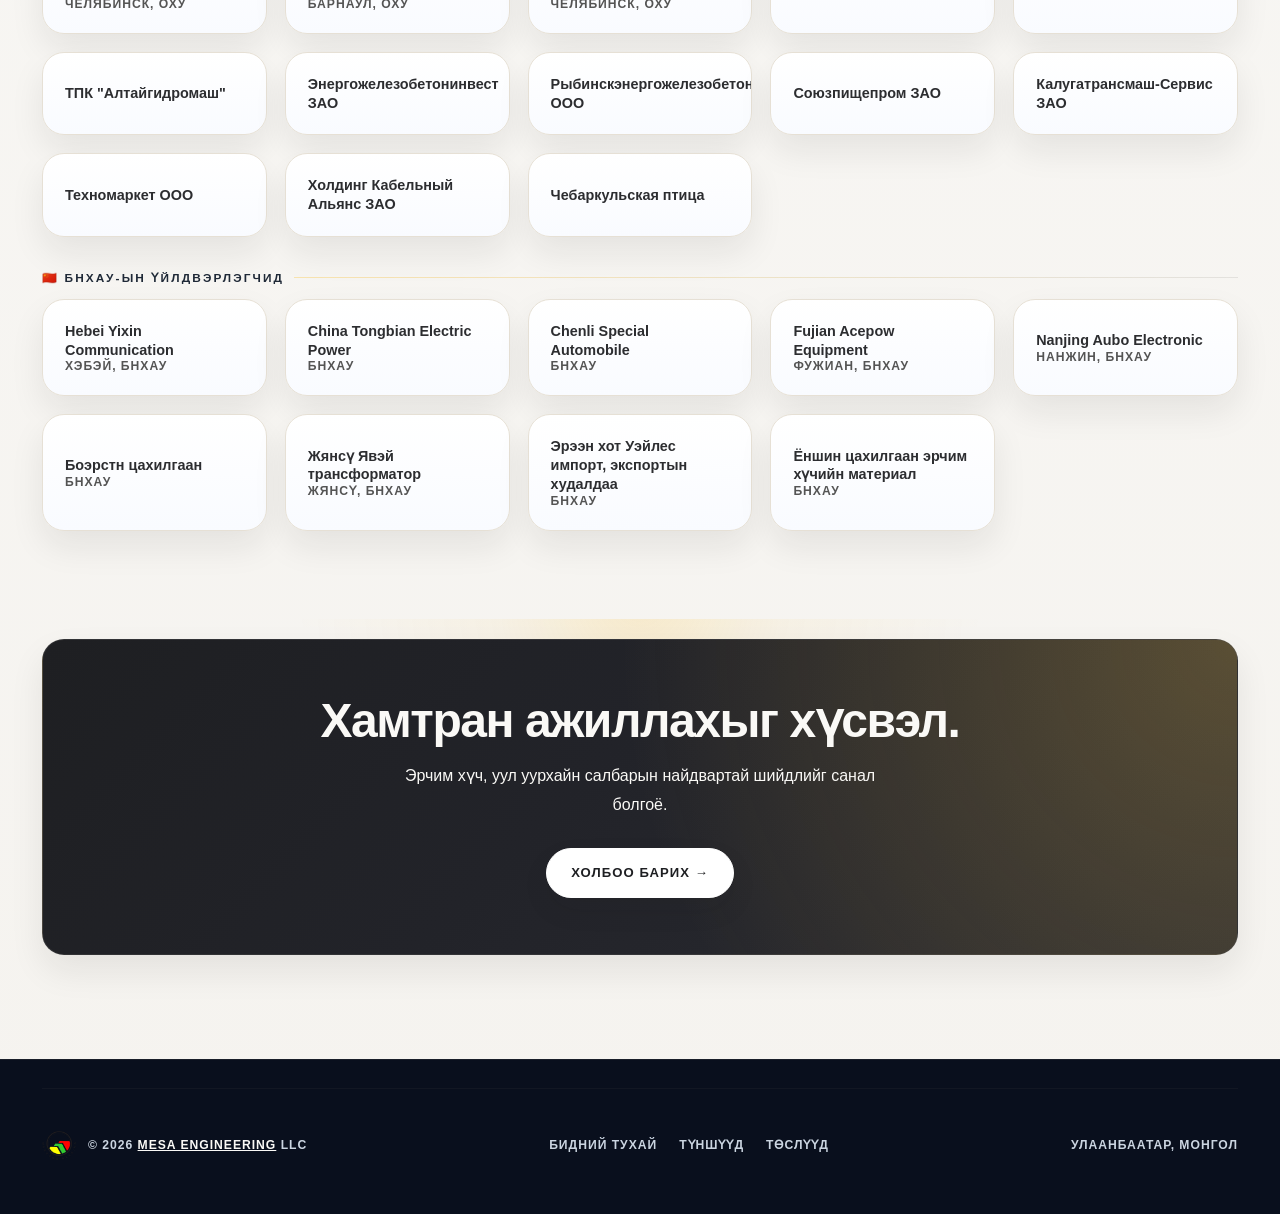
<file: partners.html>
<!DOCTYPE html>
<html lang="mn">

<head>
  <meta charset="UTF-8">
  <meta name="viewport" content="width=device-width, initial-scale=1.0">
  <title>МЕСА ИНЖЕНЕРИНГ | Түншүүд</title>
  <meta name="description"
    content="Mesa Engineering - Trusted partnerships with leading Mongolian, Russian and Chinese companies in energy and mining.">
  <link rel="stylesheet" href="mesa-theme.css?v=20260504creammenu">
</head>

<body class="page-partners">

  <!-- NAV -->
  <nav class="nav" id="navbar">
    <div class="nav-pill">
      <a href="index.html" class="nav-logo">
        <img src="Mesa_logo.png" alt="Mesa">
        <div class="nav-logo-text">MESA ENGINEERING</div>
      </a>
      <div class="nav-center">
        <a href="index.html" class="nav-link" data-mn="Бидний тухай" data-en="About Us">Бидний тухай</a>
        <a href="partners.html" class="nav-link active" data-mn="Түншүүд" data-en="Partners">Түншүүд</a>
        <a href="projects.html" class="nav-link" data-mn="Төслүүд" data-en="Projects">Төслүүд</a>
      </div>
      <div class="nav-right">
        <button class="lang-btn active" onclick="setLang('mn')">МОН</button>
        <button class="lang-btn" onclick="setLang('en')">ENG</button>
        <button class="mobile-toggle" onclick="toggleMobile()"><span></span><span></span><span></span></button>
      </div>
    </div>
  </nav>
  <div class="mobile-menu" id="mobileMenu">
    <button class="mobile-close" onclick="toggleMobile()" aria-label="Close menu">✕</button>
    <div class="mobile-menu-header">
      <img src="Mesa_logo.png" alt="Mesa">
      <div class="mobile-brand">MESA ENGINEERING</div>
    </div>
    <nav class="mobile-menu-links">
      <a href="index.html" data-mn="Бидний тухай" data-en="About Us">Бидний тухай</a>
      <a href="partners.html" class="active" data-mn="Түншүүд" data-en="Partners">Түншүүд</a>
      <a href="projects.html" data-mn="Төслүүд" data-en="Projects">Төслүүд</a>
    </nav>
    <div class="mobile-lang">
      <button class="lang-btn active" onclick="setLang('mn')">МОН</button>
      <button class="lang-btn" onclick="setLang('en')">ENG</button>
    </div>
    <div class="mobile-menu-footer">
      <a href="tel:+97699100872">+976 9910 0872</a>
      <a href="tel:+97699008450">+976 9900 8450</a>
      <span data-mn="Меса инженеринг ХХК" data-en="Mesa Engineering LLC">Меса инженеринг ХХК</span>
    </div>
  </div>

  <!-- HERO -->
  <section class="hero">
    <div class="hero-inner">
      <div class="hero-left">
        <div class="hero-overline" data-mn="Эрчим хүч & Уул уурхай" data-en="Energy & Mining">Эрчим хүч & Уул уурхай
        </div>
        <h1 class="hero-title" data-mn='Инженерийн <em>төгс шийдэл</em> таны найдвартай түнш'
          data-en='Engineering <em>excellence,</em> your trusted partner'>Инженерийн <em>төгс шийдэл</em> таны
          найдвартай түнш</h1>
        <p class="hero-desc"
          data-mn="Монголын эрчим хүч, уул уурхайн салбарт 2013 оноос тасралтгүй үйл ажиллагаа явуулж, дэлхийн тэргүүлэгч технологийг нэвтрүүлж ирсэн үндэсний компани."
          data-en="A national company continuously operating in Mongolia's energy and mining sectors since 2013, introducing world-leading technology.">
          Монголын эрчим хүч, уул уурхайн салбарт 2013 оноос тасралтгүй үйл ажиллагаа явуулж, дэлхийн тэргүүлэгч
          технологийг нэвтрүүлж ирсэн үндэсний компани.</p>
        <div class="hero-actions">
          <a href="projects.html" class="btn btn-accent" data-mn="Гүйцэтгэсэн ажлуудаас →" data-en="Our Projects →">Гүйцэтгэсэн
            ажлуудаас →</a>
          <a href="index.html" class="btn btn-outline" data-mn="Дэлгэрэнгүй" data-en="Learn More">Дэлгэрэнгүй</a>
        </div>
      </div>
      <div class="hero-stats">
        <div class="hero-stat-card">
          <div class="hero-stat-num">13+</div>
          <div class="hero-stat-label" data-mn="Жилийн туршлага" data-en="Years">Жилийн туршлага</div>
        </div>
        <div class="hero-stat-card">
          <div class="hero-stat-num">50+</div>
          <div class="hero-stat-label" data-mn="Төслүүд" data-en="Projects">Төслүүд</div>
        </div>
        <div class="hero-stat-card">
          <div class="hero-stat-num">20+</div>
          <div class="hero-stat-label" data-mn="Түншүүд" data-en="Partners">Түншүүд</div>
        </div>
        <div class="hero-stat-card">
          <div class="hero-stat-num">2</div>
          <div class="hero-stat-label" data-mn="Зөвшөөрөл" data-en="Licenses">Зөвшөөрөл</div>
        </div>
      </div>
    </div>
  </section>

  <!-- SERVICES INTRO -->
  <section class="intro-strip">
    <div class="intro-strip-inner">
      <div class="intro-item reveal">
        <div class="intro-icon">⚡</div>
        <h3 data-mn="Тоног төхөөрөмж" data-en="Equipment Supply">Тоног төхөөрөмж</h3>
        <p data-mn="Эрчим хүч, уул уурхайн тоног төхөөрөмжийг ОХУ, БНХАУ-аас шууд нийлүүлнэ"
          data-en="Direct supply of energy and mining equipment from Russia and China">Эрчим хүч, уул уурхайн тоног
          төхөөрөмжийг ОХУ, БНХАУ-аас шууд нийлүүлнэ</p>
      </div>
      <div class="intro-item reveal">
        <div class="intro-icon">🔧</div>
        <h3 data-mn="Угсралт & Туршилт" data-en="Installation & Testing">Угсралт & Туршилт</h3>
        <p data-mn="0.4–110 кВ хүртэлх цахилгаан шугам, дэд станцын угсралт, туршилт тохируулга"
          data-en="Installation and commissioning of 0.4–110 kV power lines and substations">0.4–110 кВ хүртэлх
          цахилгаан шугам, дэд станцын угсралт, туршилт тохируулга</p>
      </div>
      <div class="intro-item reveal">
        <div class="intro-icon">🛡️</div>
        <h3 data-mn="Тусгай зөвшөөрөл" data-en="Licensed Operations">Тусгай зөвшөөрөл</h3>
        <p data-mn="Эрчим хүчний яамнаас олгосон тусгай зөвшөөрлүүдтэй, мэргэжлийн баг хамт олон"
          data-en="Licensed by the Ministry of Energy with certified professional team">Эрчим хүчний яамнаас олгосон
          тусгай зөвшөөрлүүдтэй, мэргэжлийн баг хамт олон</p>
      </div>
    </div>
  </section>

  <!-- SERVICES -->
  <section class="sec sec-gray">
    <div class="sec-inner">
      <div class="sec-header reveal">
        <div>
          <div class="sec-overline" data-mn="Үйл ажиллагаа" data-en="What we do">Үйл ажиллагаа</div>
          <h2 class="sec-title" data-mn='Манай <em>үйл ажиллагааны чиглэл</em>' data-en='Our <em>services</em>'>Манай
            <em>үйл ажиллагааны чиглэл</em></h2>
        </div>
        <a href="index.html" class="sec-link" data-mn="Дэлгэрэнгүй →" data-en="Learn more →">Дэлгэрэнгүй →</a>
      </div>
      <div class="services-grid">
        <div class="svc-card reveal">
          <div class="svc-icon">⚡</div>
          <h3 data-mn="Дэд станц & Трансформатор" data-en="Substations & Transformers">Дэд станц & Трансформатор</h3>
          <p data-mn="35/10 кВ, 6/0.4 кВ дэд станцын бүрэн угсралт, суурилуулалт, туршилт, тохируулга"
            data-en="Full installation, commissioning and testing of 35/10 kV and 6/0.4 kV substations">35/10 кВ, 6/0.4
            кВ дэд станцын бүрэн угсралт, суурилуулалт, туршилт, тохируулга</p>
        </div>
        <div class="svc-card reveal">
          <div class="svc-icon">🏗️</div>
          <h3 data-mn="Дамжуулах шугам" data-en="Transmission Lines">Дамжуулах шугам</h3>
          <p data-mn="6–110 кВ цахилгаан дамжуулах агаарын шугам, кабель шугамын барилга угсралт"
            data-en="Construction and installation of 6–110 kV overhead and cable transmission lines">6–110 кВ цахилгаан
            дамжуулах агаарын шугам, кабель шугамын барилга угсралт</p>
        </div>
        <div class="svc-card reveal">
          <div class="svc-icon">🏭</div>
          <h3 data-mn="Генератор & Компрессор" data-en="Generators & Compressors">Генератор & Компрессор</h3>
          <p data-mn="Дизель генератор, компрессор, инвертор, софт стартер, давтамж хувиргагч нийлүүлэлт"
            data-en="Supply of diesel generators, compressors, inverters, soft starters, frequency converters">Дизель
            генератор, компрессор, инвертор, софт стартер, давтамж хувиргагч нийлүүлэлт</p>
        </div>
        <div class="svc-card reveal">
          <div class="svc-icon">🔌</div>
          <h3 data-mn="Цахилгаан тоноглол" data-en="Electrical Equipment">Цахилгаан тоноглол</h3>
          <p data-mn="Вакум таслуур, реклоузер, гүйдлийн трансформатор, изолятор, аянга зайлуулагч"
            data-en="Vacuum breakers, reclosers, current transformers, insulators, surge arresters">Вакум таслуур,
            реклоузер, гүйдлийн трансформатор, изолятор, аянга зайлуулагч</p>
        </div>
        <div class="svc-card reveal">
          <div class="svc-icon">🔩</div>
          <h3 data-mn="Төмөр бетон шон" data-en="Concrete Poles">Төмөр бетон шон</h3>
          <p data-mn="26 м хүртэлх урттай СК-26 маркийн залгаасгүй төмөр бетон тулгуур үйлдвэрлэл"
            data-en="Seamless SK-26 reinforced concrete poles up to 26 meters in length">26 м хүртэлх урттай СК-26
            маркийн залгаасгүй төмөр бетон тулгуур үйлдвэрлэл</p>
        </div>
        <div class="svc-card reveal">
          <div class="svc-icon">☀️</div>
          <h3 data-mn="Сэргээгдэх эрчим хүч" data-en="Renewable Energy">Сэргээгдэх эрчим хүч</h3>
          <p data-mn="Нарны болон сэргээгдэх эрчим хүчний тоног төхөөрөмж нийлүүлэлт, суурилуулалт"
            data-en="Supply and installation of solar and renewable energy equipment">Нарны болон сэргээгдэх эрчим
            хүчний тоног төхөөрөмж нийлүүлэлт, суурилуулалт</p>
        </div>
      </div>
    </div>
  </section>

  <!-- ═══ MONGOLIAN CLIENTS — PRIMARY / HERO SECTION ═══ -->
  <section class="clients-hero">
    <div class="sec-inner">
      <div class="sec-header reveal" style="display:block;">
        <div class="sec-overline" data-mn="Монголын захиалагч байгууллагууд" data-en="Our Mongolian Clients">Монголын
          захиалагч байгууллагууд</div>
        <h2 class="sec-title" data-mn='Хамтран ажилласан <em>түншүүд</em>' data-en='Our <em>collaborating partners</em>'>Хамтран ажилласан
          <em>түншүүд</em></h2>
        <p class="sec-desc"
          data-mn="Монголын эрчим хүч, уул уурхай, дэд бүтцийн тэргүүлэгч байгууллагуудтай хамтран ажиллаж байна."
          data-en="We work with Mongolia's leading energy, mining, and infrastructure organizations.">Монголын эрчим
          хүч, уул уурхай, дэд бүтцийн тэргүүлэгч байгууллагуудтай хамтран ажиллаж байна.</p>
      </div>
      <div class="clients-grid">
        <div class="client-card reveal">
          <div class="client-icon"><img src="Partner Company Logos/ЦДҮС.png" alt="ЦДҮС"></div>
          <h4 data-mn="ЦДҮС ТӨХК" data-en="National Dispatch Center">ЦДҮС ТӨХК</h4>
          <p data-mn="Эрчим хүчний систем" data-en="Energy System">Эрчим хүчний систем</p>
        </div>
        <div class="client-card reveal">
          <div class="client-icon"><img src="Partner Company Logos/УБЦТС.png" alt="УБЦТС"></div>
          <h4>УБЦТС</h4>
          <p data-mn="Цахилгаан түгээх" data-en="Power Distribution">Цахилгаан түгээх</p>
        </div>
        <div class="client-card reveal">
          <div class="client-icon"><img src="Partner Company Logos/ЭДЦС.png" alt="ЭДЦС"></div>
          <h4 data-mn="ЭДЦС ТӨХК" data-en="EDTS SOE">ЭДЦС ТӨХК</h4>
          <p data-mn="Эрчим хүчний станц" data-en="Power Station">Эрчим хүчний станц</p>
        </div>
        <div class="client-card reveal">
          <div class="client-icon"><img src="Partner Company Logos/MCS International.jpg" alt="MCS International"></div>
          <h4 data-mn="М Си Эс Интернэйшнл" data-en="MCS International">М Си Эс Интернэйшнл</h4>
          <p data-mn="Уул уурхай" data-en="Mining">Уул уурхай</p>
        </div>
        <div class="client-card reveal">
          <div class="client-icon"><img src="Partner Company Logos/Erdenet.png" alt="Эрдэнэт Үйлдвэр"></div>
          <h4 data-mn="Эрдэнэт Үйлдвэр" data-en="Erdenet Mining">Эрдэнэт Үйлдвэр</h4>
          <p data-mn="Уул уурхай" data-en="Mining">Уул уурхай</p>
        </div>
        <div class="client-card reveal">
          <div class="client-icon"><img src="Partner Company Logos/Эрдэнэс Тавантолгой.png" alt="Эрдэнэс Тавантолгой"></div>
          <h4 data-mn="Эрдэнэс Тавантолгой" data-en="Erdenes Tavantolgoi">Эрдэнэс Тавантолгой</h4>
          <p data-mn="Уул уурхай" data-en="Mining">Уул уурхай</p>
        </div>
        <div class="client-card reveal">
          <div class="client-icon"><img src="Partner Company Logos/Тавантолгой Түлш.png" alt="Тавантолгой Түлш"></div>
          <h4 data-mn="Тавантолгой Түлш" data-en="Tavantolgoi Tulsh">Тавантолгой Түлш</h4>
          <p data-mn="Уул уурхай, түлш" data-en="Mining, Fuel">Уул уурхай, түлш</p>
        </div>
        <div class="client-card reveal">
          <div class="client-icon"><img src="Partner Company Logos/Багануур ХК.png" alt="Багануур ХК"></div>
          <h4 data-mn="Багануур ХК" data-en="Baganuur JSC">Багануур ХК</h4>
          <p data-mn="Уул уурхай" data-en="Mining">Уул уурхай</p>
        </div>
        <div class="client-card reveal">
          <div class="client-icon"><img src="Partner Company Logos/Иргэний Нисэх.png" alt="Иргэний Нисэхийн ЕГ"></div>
          <h4 data-mn="Иргэний Нисэхийн ЕГ" data-en="Civil Aviation Authority">Иргэний Нисэхийн ЕГ</h4>
          <p data-mn="Агаарын тээвэр" data-en="Aviation">Агаарын тээвэр</p>
        </div>
        <div class="client-card reveal">
          <div class="client-icon"><img src="Partner Company Logos/Баруу Бүсийн Эрчим Хүч.jpeg" alt="Баруун Бүсийн ЭХС"></div>
          <h4 data-mn="Баруун Бүсийн ЭХС" data-en="Western Regional Energy">Баруун Бүсийн ЭХС</h4>
          <p data-mn="Эрчим хүчний систем" data-en="Energy System">Эрчим хүчний систем</p>
        </div>
        <div class="client-card reveal">
          <div class="client-icon"><img src="Partner Company Logos/ШШГЕГ.png" alt="ШШГЕГ"></div>
          <h4 data-mn="ШШГЕГ" data-en="General Executive Agency">ШШГЕГ</h4>
          <p data-mn="Засгийн газар" data-en="Government">Засгийн газар</p>
        </div>
        <div class="client-card reveal">
          <div class="client-icon"><img src="Partner Company Logos/Erdenetbulgan.png" alt="ЭБЦТС ТӨХК"></div>
          <h4 data-mn="ЭБЦТС ТӨХК" data-en="Erdenet-Bulgan Power Distribution Network LLC">ЭБЦТС ТӨХК</h4>
          <p data-mn="Эрчим хүчний систем" data-en="Energy System">Эрчим хүчний систем</p>
        </div>
        <div class="client-card reveal">
          <div class="client-icon"><img src="Partner Company Logos/Boroo Gold.png" alt="Бороогоулд ХХК"></div>
          <h4 data-mn="Бороогоулд ХХК" data-en="Boroo Gold LLC">Бороогоулд ХХК</h4>
          <p data-mn="Алтны уурхай" data-en="Gold Mining">Алтны уурхай</p>
        </div>
        <div class="client-card reveal">
          <div class="client-icon"><img src="Partner Company Logos/Нийслэлийн ЗДТГ.jpg" alt="Нийслэлийн ЗДТГ"></div>
          <h4 data-mn="Нийслэлийн Засаг Даргын Тамгын Газар" data-en="Capital City Government">Нийслэлийн ЗДТГ</h4>
          <p data-mn="Засаг захиргаа" data-en="Government">Засаг захиргаа</p>
        </div>
        <div class="client-card reveal">
          <div class="client-icon"><img src="Partner Company Logos/Orkhon.png" alt="Орхон аймгийн ЗДТГ"></div>
          <h4 data-mn="Орхон аймгийн Засаг Даргын Тамгын Газар" data-en="Orkhon Aimag Governor's Office">Орхон аймгийн ЗДТГ</h4>
          <p data-mn="Засаг захиргаа" data-en="Government">Засаг захиргаа</p>
        </div>
      </div>
    </div>
  </section>

  <!-- ═══ INTERNATIONAL SUPPLIERS — SECONDARY ═══ -->
  <section class="suppliers-sec">
    <div class="sec-inner">
      <div class="sec-header reveal">
        <div>
          <div class="sec-overline" data-mn="Олон улсын түншүүд" data-en="International Suppliers">Олон улсын түншүүд
          </div>
          <h2 class="sec-title" data-mn='Үйлдвэрлэгч <em>түншүүд</em>' data-en='Manufacturing <em>partners</em>'>
            Үйлдвэрлэгч <em>түншүүд</em></h2>
        </div>
      </div>

      <div class="supplier-group reveal">
        <button type="button" class="supplier-group-toggle" aria-expanded="false" aria-controls="supplier-list-ru">
          <span class="supplier-group-label" data-mn="🇷🇺 ОХУ-ын үйлдвэрлэгчид"
            data-en="🇷🇺 Russian Manufacturers">🇷🇺 ОХУ-ын үйлдвэрлэгчид</span>
          <span class="supplier-group-chevron" aria-hidden="true">▾</span>
        </button>
        <div class="supplier-grid" id="supplier-list-ru">
          <div class="supplier-card reveal">
            <div>
              <div class="supplier-name" data-mn="Челябинский Компрессорный завод"
                data-en="Chelyabinsk Compressor Plant">Челябинский Компрессорный завод</div>
              <div class="supplier-country" data-mn="Челябинск, ОХУ" data-en="Chelyabinsk, Russia">Челябинск, ОХУ</div>
            </div>
          </div>
          <div class="supplier-card reveal">
            <div>
              <div class="supplier-name" data-mn="Барнаульский котельный завод" data-en="Barnaul Boiler Plant">
                Барнаульский котельный завод</div>
              <div class="supplier-country" data-mn="Барнаул, ОХУ" data-en="Barnaul, Russia">Барнаул, ОХУ</div>
            </div>
          </div>
          <div class="supplier-card reveal">
            <div>
              <div class="supplier-name" data-mn="Челябинский завод электрооб."
                data-en="Chelyabinsk Electrical Equipment Plant">Челябинский завод электрооб.</div>
              <div class="supplier-country" data-mn="Челябинск, ОХУ" data-en="Chelyabinsk, Russia">Челябинск, ОХУ</div>
            </div>
          </div>
          <div class="supplier-card reveal">
            <div>
              <div class="supplier-name" data-mn="ПромЭнергоМаш-Импекс" data-en="PromEnergoMash-Impex">
                ПромЭнергоМаш-Импекс</div>
            </div>
          </div>
          <div class="supplier-card reveal">
            <div>
              <div class="supplier-name" data-mn="БМК-Энерго" data-en="BMK-Energy">БМК-Энерго</div>
            </div>
          </div>
          <div class="supplier-card reveal">
            <div>
              <div class="supplier-name" data-mn='ТПК "Алтайгидромаш"' data-en="TPK Altaihydromash">ТПК "Алтайгидромаш"
              </div>
            </div>
          </div>
          <div class="supplier-card reveal">
            <div>
              <div class="supplier-name" data-mn="Энергожелезобетонинвест ЗАО"
                data-en="Energozhelezobetoninvest JSC">Энергожелезобетонинвест ЗАО</div>
            </div>
          </div>
          <div class="supplier-card reveal">
            <div>
              <div class="supplier-name" data-mn="Рыбинскэнергожелезобетон ООО"
                data-en="RybinskEnergoZhelezobeton LLC">Рыбинскэнергожелезобетон ООО</div>
            </div>
          </div>
          <div class="supplier-card reveal">
            <div>
              <div class="supplier-name" data-mn="Союзпищепром ЗАО" data-en="SoyuzPischeProm JSC">Союзпищепром ЗАО</div>
            </div>
          </div>
          <div class="supplier-card reveal">
            <div>
              <div class="supplier-name" data-mn="Калугатрансмаш-Сервис ЗАО"
                data-en="KalugaTransMash-Service JSC">Калугатрансмаш-Сервис ЗАО</div>
            </div>
          </div>
          <div class="supplier-card reveal">
            <div>
              <div class="supplier-name" data-mn="Техномаркет ООО" data-en="Technomarket LLC">Техномаркет ООО</div>
            </div>
          </div>
          <div class="supplier-card reveal">
            <div>
              <div class="supplier-name" data-mn="Холдинг Кабельный Альянс ЗАО"
                data-en="Cable Alliance Holding JSC">Холдинг Кабельный Альянс ЗАО</div>
            </div>
          </div>
          <div class="supplier-card reveal">
            <div>
              <div class="supplier-name" data-mn="Чебаркульская птица" data-en="Chebarkulskaya Ptitsa">
                Чебаркульская птица</div>
            </div>
          </div>
        </div>
      </div>

      <div class="supplier-group reveal">
        <button type="button" class="supplier-group-toggle" aria-expanded="false" aria-controls="supplier-list-cn">
          <span class="supplier-group-label" data-mn="🇨🇳 БНХАУ-ын үйлдвэрлэгчид"
            data-en="🇨🇳 Chinese Manufacturers">🇨🇳 БНХАУ-ын үйлдвэрлэгчид</span>
          <span class="supplier-group-chevron" aria-hidden="true">▾</span>
        </button>
        <div class="supplier-grid" id="supplier-list-cn">
          <div class="supplier-card reveal">
            <div>
              <div class="supplier-name">Hebei Yixin Communication</div>
              <div class="supplier-country" data-mn="Хэбэй, БНХАУ" data-en="Hebei, China">Хэбэй, БНХАУ</div>
            </div>
          </div>
          <div class="supplier-card reveal">
            <div>
              <div class="supplier-name">China Tongbian Electric Power</div>
              <div class="supplier-country" data-mn="БНХАУ" data-en="China">БНХАУ</div>
            </div>
          </div>
          <div class="supplier-card reveal">
            <div>
              <div class="supplier-name">Chenli Special Automobile</div>
              <div class="supplier-country" data-mn="БНХАУ" data-en="China">БНХАУ</div>
            </div>
          </div>
          <div class="supplier-card reveal">
            <div>
              <div class="supplier-name">Fujian Acepow Equipment</div>
              <div class="supplier-country" data-mn="Фужиан, БНХАУ" data-en="Fujian, China">Фужиан, БНХАУ</div>
            </div>
          </div>
          <div class="supplier-card reveal">
            <div>
              <div class="supplier-name">Nanjing Aubo Electronic</div>
              <div class="supplier-country" data-mn="Нанжин, БНХАУ" data-en="Nanjing, China">Нанжин, БНХАУ</div>
            </div>
          </div>
          <div class="supplier-card reveal">
            <div>
              <div class="supplier-name" data-mn="Боэрстн цахилгаан" data-en="Boerstn Electric">Боэрстн цахилгаан</div>
              <div class="supplier-country" data-mn="БНХАУ" data-en="China">БНХАУ</div>
            </div>
          </div>
          <div class="supplier-card reveal">
            <div>
              <div class="supplier-name" data-mn="Жянсү Явэй трансформатор" data-en="Jiangsu Yawei Transformer">Жянсү Явэй трансформатор</div>
              <div class="supplier-country" data-mn="Жянсү, БНХАУ" data-en="Jiangsu, China">Жянсү, БНХАУ</div>
            </div>
          </div>
          <div class="supplier-card reveal">
            <div>
              <div class="supplier-name" data-mn="Эрээн хот Уэйлес импорт, экспортын худалдаа"
                data-en="Erlian City Weiles Import and Export Trade">Эрээн хот Уэйлес импорт, экспортын худалдаа</div>
              <div class="supplier-country" data-mn="БНХАУ" data-en="China">БНХАУ</div>
            </div>
          </div>
          <div class="supplier-card reveal">
            <div>
              <div class="supplier-name" data-mn="Ёншин цахилгаан эрчим хүчийн материал"
                data-en="Yongxing Electric Power Materials">Ёншин цахилгаан эрчим хүчийн материал</div>
              <div class="supplier-country" data-mn="БНХАУ" data-en="China">БНХАУ</div>
            </div>
          </div>
        </div>
      </div>
    </div>
  </section>

  <!-- CTA BAND -->
  <section class="cta-band">
    <div class="cta-band-inner reveal">
      <h2 data-mn="Хамтран ажиллахыг хүсвэл." data-en="Ready to work with us?">Хамтран ажиллахыг хүсвэл.</h2>
      <p data-mn="Эрчим хүч, уул уурхайн салбарын найдвартай шийдлийг санал болгоё."
        data-en="Let us offer reliable solutions for energy and mining.">Эрчим хүч, уул уурхайн салбарын найдвартай
        шийдлийг санал болгоё.</p>
      <a href="index.html#contact" class="btn btn-accent" data-mn="Холбоо барих →" data-en="Contact Us →">Холбоо барих
        →</a>
    </div>
  </section>

  <!-- FOOTER -->
  <footer class="footer">
    <div class="footer-inner">
      <div class="footer-left"><img src="Mesa_logo.png" alt="Mesa"><span class="footer-text">© 2026 <a href="#">Mesa
            Engineering</a> LLC</span></div>
      <div class="footer-links">
        <a href="index.html" data-mn="Бидний тухай" data-en="About">Бидний тухай</a>
        <a href="partners.html" data-mn="Түншүүд" data-en="Partners">Түншүүд</a>
        <a href="projects.html" data-mn="Төслүүд" data-en="Projects">Төслүүд</a>
      </div>
      <div class="footer-text" data-mn="Улаанбаатар, Монгол" data-en="Ulaanbaatar, Mongolia">Улаанбаатар, Монгол</div>
    </div>
  </footer>

  <script src="mesa-app.js?v=20260504dropdowns"></script>
</body>

</html>
</file>
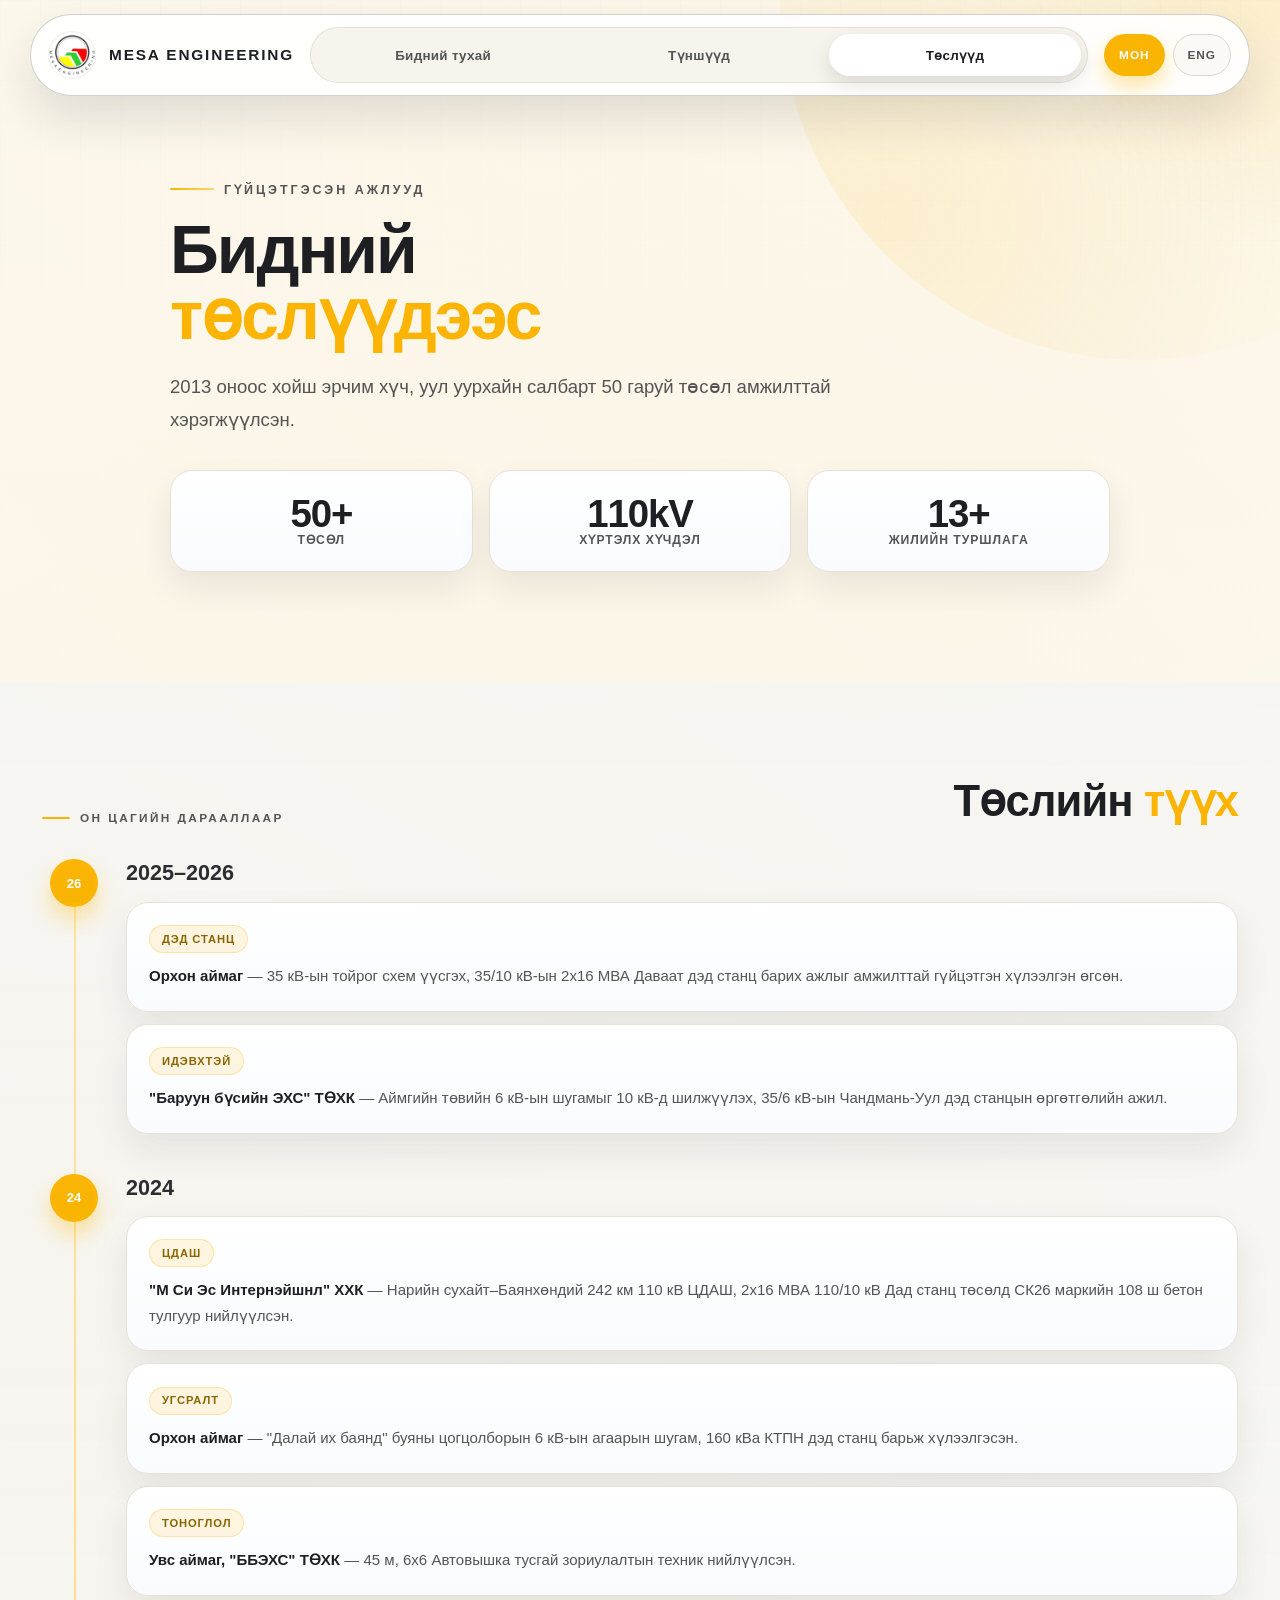
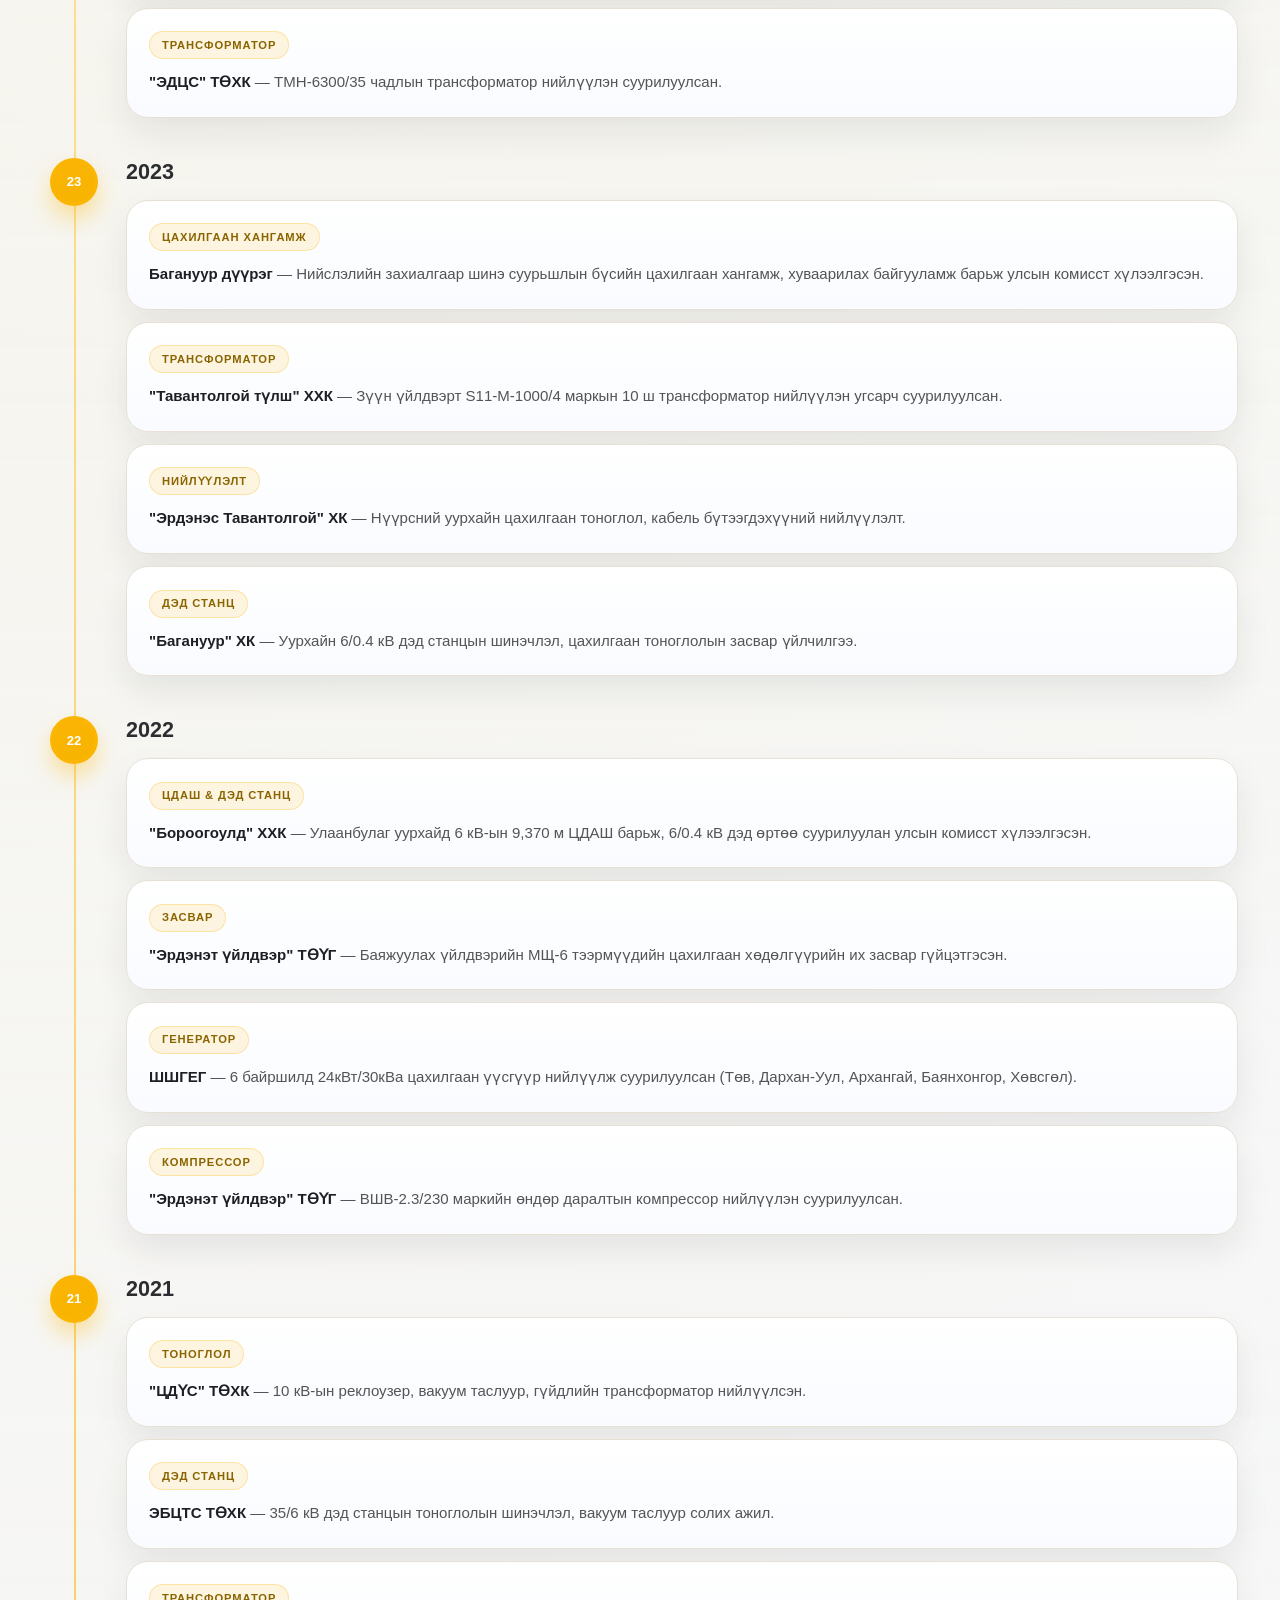
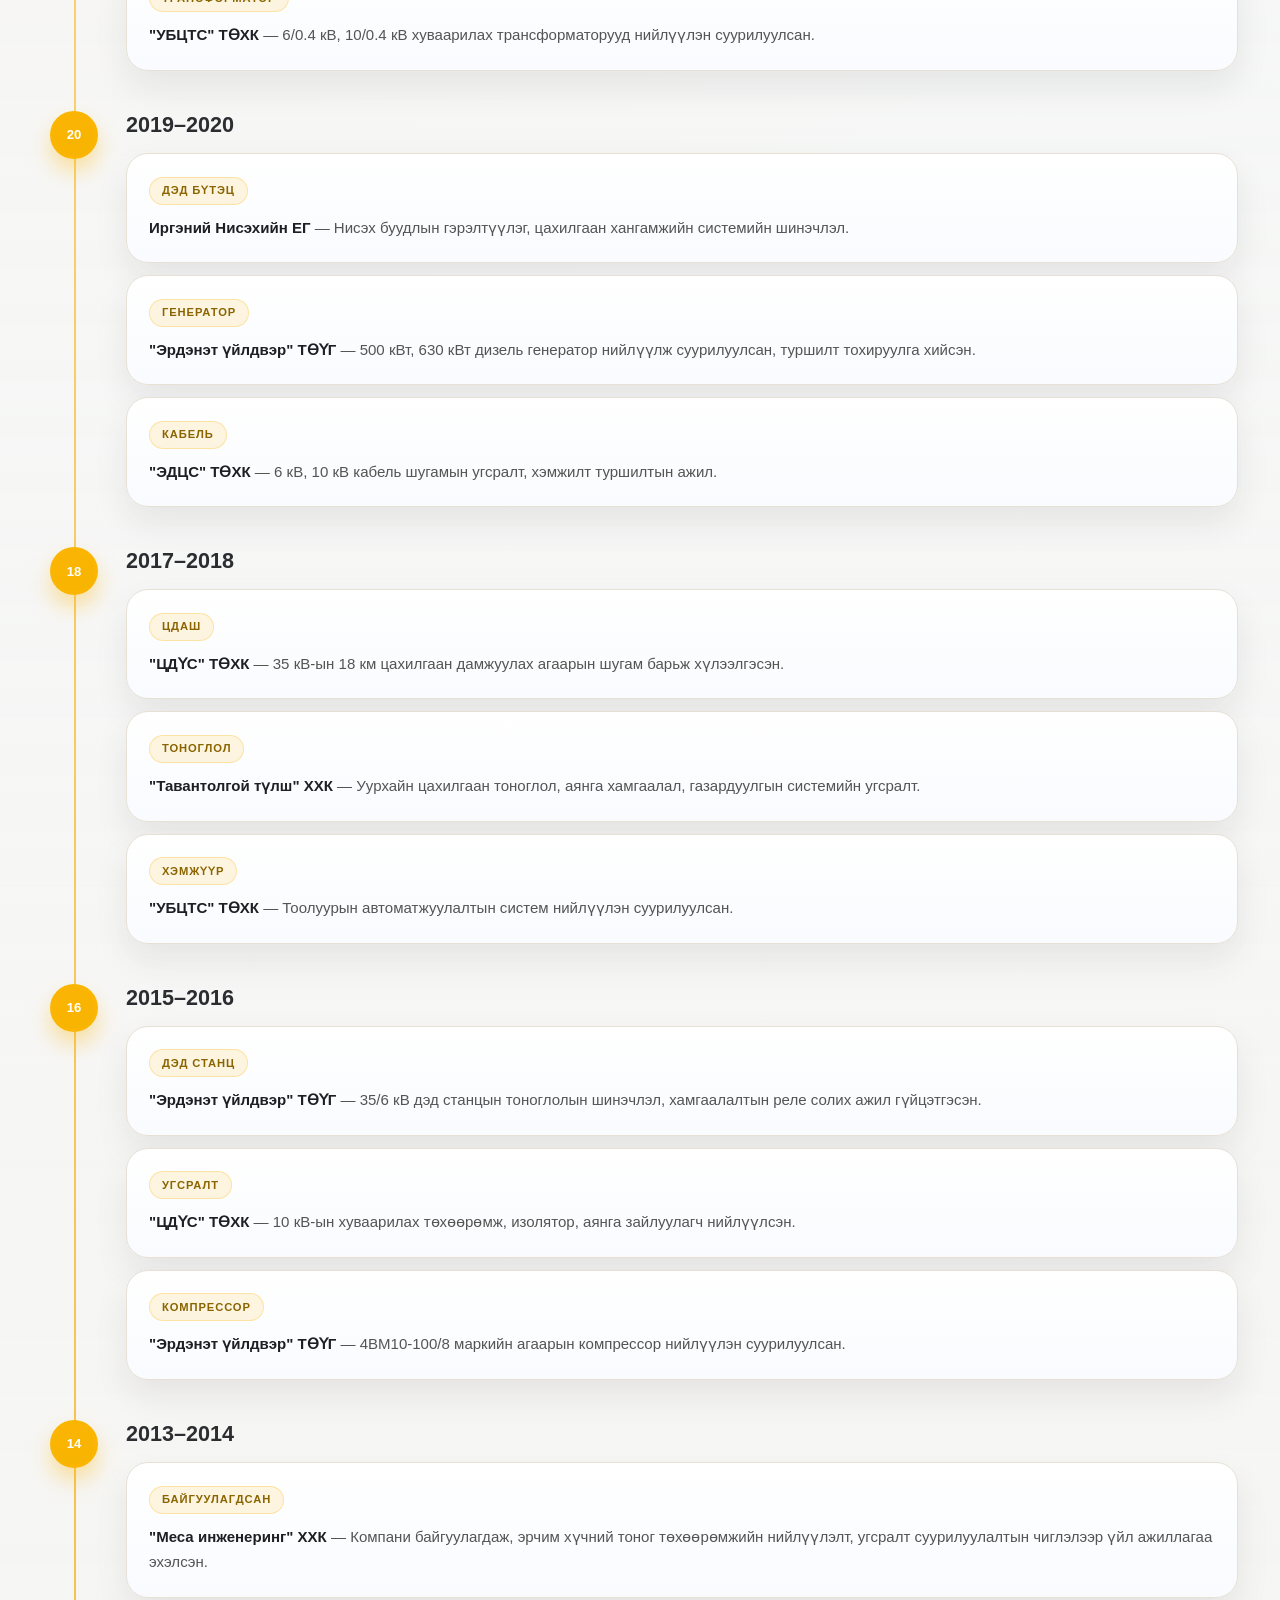
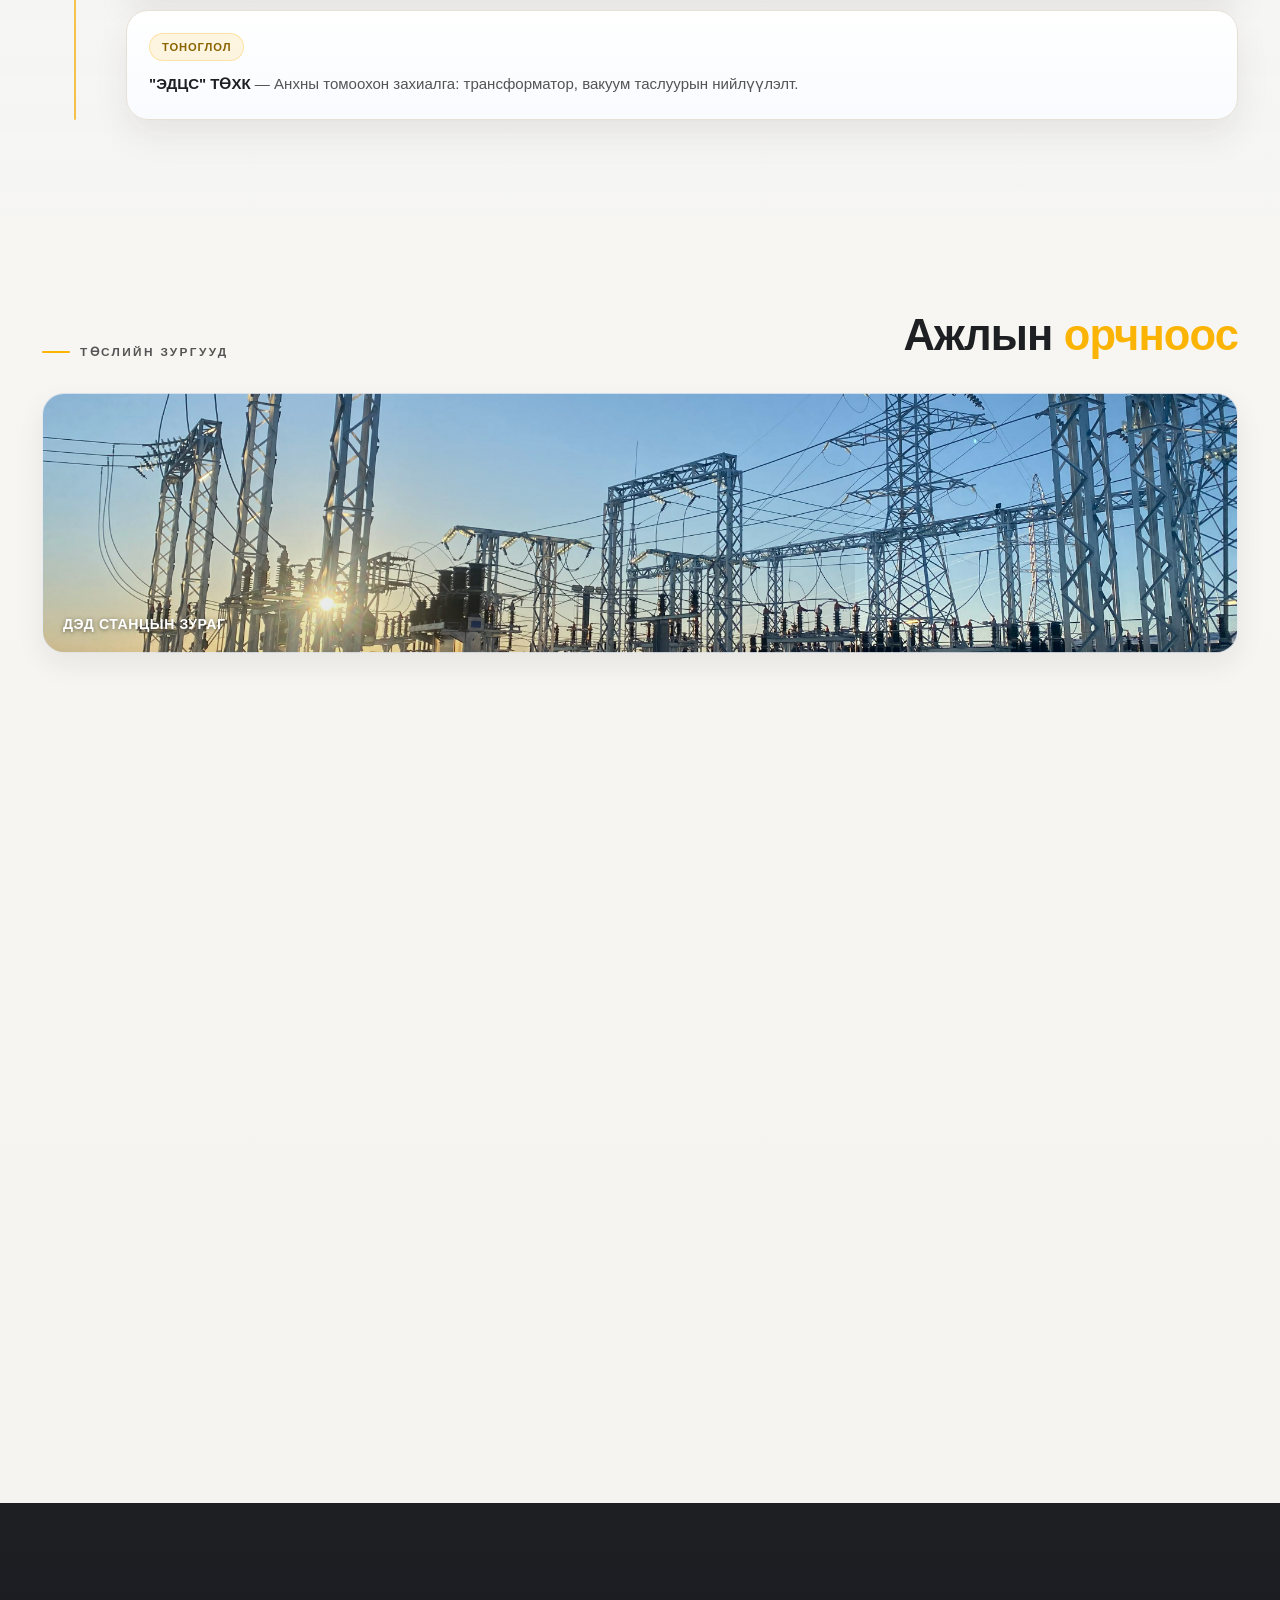
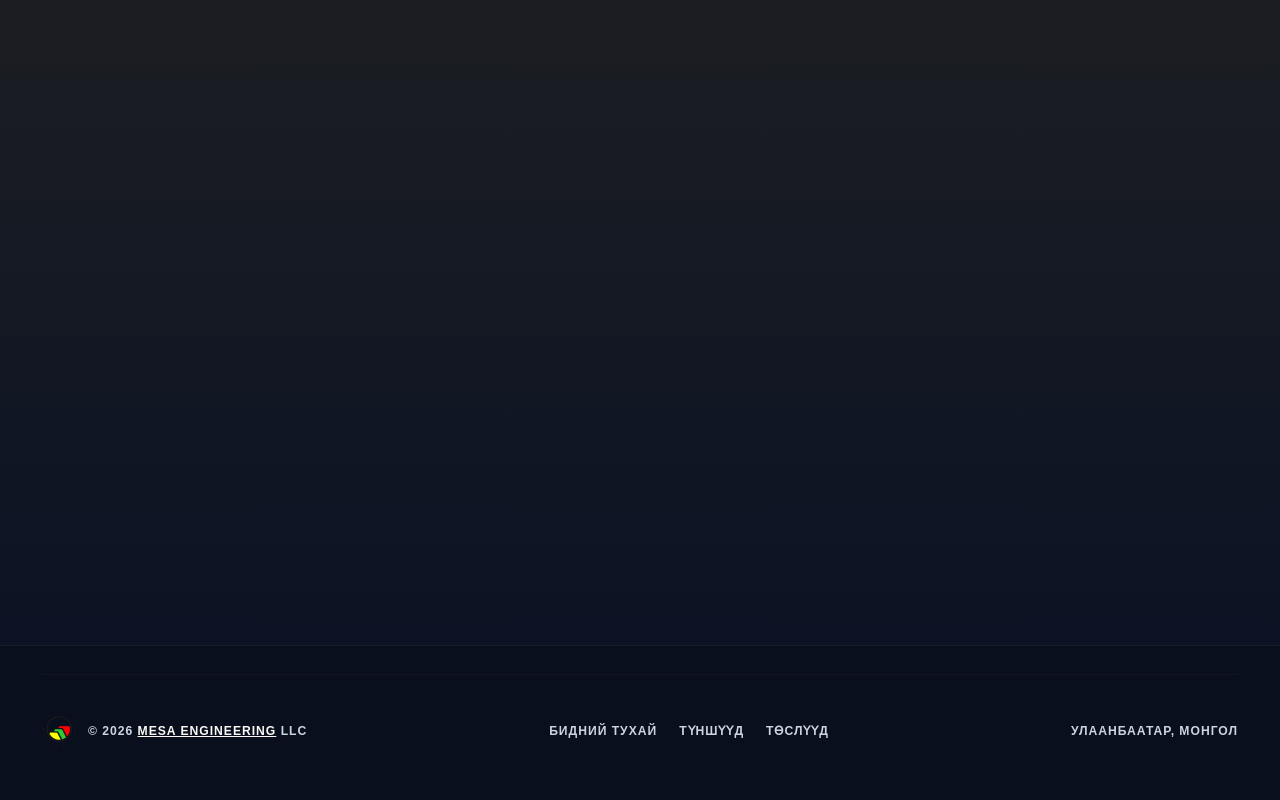
<file: projects.html>
<!DOCTYPE html>
<html lang="mn">

<head>
  <meta charset="UTF-8">
  <meta name="viewport" content="width=device-width, initial-scale=1.0">
  <title>Төслүүд | Mesa Engineering</title>
  <meta name="description"
    content="Mesa Engineering - Over 50 projects in Mongolia's energy and mining sectors since 2013.">
  <link rel="stylesheet" href="mesa-theme.css?v=20260504creammenu">
</head>

<body class="page-projects">

  <nav class="nav">
    <div class="nav-pill">
      <a href="index.html" class="nav-logo"><img src="Mesa_logo.png" alt="Mesa">
        <div class="nav-logo-text">MESA ENGINEERING</div>
      </a>
      <div class="nav-center">
        <a href="index.html" class="nav-link" data-mn="Бидний тухай" data-en="About Us">Бидний тухай</a>
        <a href="partners.html" class="nav-link" data-mn="Түншүүд" data-en="Partners">Түншүүд</a>
        <a href="projects.html" class="nav-link active" data-mn="Төслүүд" data-en="Projects">Төслүүд</a>
      </div>
      <div class="nav-right">
        <button class="lang-btn active" onclick="setLang('mn')">МОН</button>
        <button class="lang-btn" onclick="setLang('en')">ENG</button>
        <button class="mobile-toggle" onclick="toggleMobile()"><span></span><span></span><span></span></button>
      </div>
    </div>
  </nav>
  <div class="mobile-menu" id="mobileMenu">
    <button class="mobile-close" onclick="toggleMobile()" aria-label="Close menu">✕</button>
    <div class="mobile-menu-header">
      <img src="Mesa_logo.png" alt="Mesa">
      <div class="mobile-brand">MESA ENGINEERING</div>
    </div>
    <nav class="mobile-menu-links">
      <a href="index.html" data-mn="Бидний тухай" data-en="About Us">Бидний тухай</a>
      <a href="partners.html" data-mn="Түншүүд" data-en="Partners">Түншүүд</a>
      <a href="projects.html" class="active" data-mn="Төслүүд" data-en="Projects">Төслүүд</a>
    </nav>
    <div class="mobile-lang">
      <button class="lang-btn active" onclick="setLang('mn')">МОН</button>
      <button class="lang-btn" onclick="setLang('en')">ENG</button>
    </div>
    <div class="mobile-menu-footer">
      <a href="tel:+97699100872">+976 9910 0872</a>
      <a href="tel:+97699008450">+976 9900 8450</a>
      <span data-mn="Меса инженеринг ХХК" data-en="Mesa Engineering LLC">Меса инженеринг ХХК</span>
    </div>
  </div>

  <!-- HERO -->
  <section class="hero">
    <div class="hero-inner">
      <div class="hero-overline" data-mn="Гүйцэтгэсэн ажлууд" data-en="Our Projects">Гүйцэтгэсэн ажлууд</div>
      <h1 class="hero-title" data-mn='Бидний <em>төслүүдээс</em>' data-en='Our <em>projects</em>'>Бидний <em>төслүүдээс</em>
      </h1>
      <p class="hero-desc"
        data-mn="2013 оноос хойш эрчим хүч, уул уурхайн салбарт 50 гаруй төсөл амжилттай хэрэгжүүлсэн."
        data-en="Successfully completed over 50 projects in the energy and mining sectors since 2013.">2013 оноос хойш
        эрчим хүч, уул уурхайн салбарт 50 гаруй төсөл амжилттай хэрэгжүүлсэн.</p>
      <div class="hero-stats-row">
        <div>
          <div class="hero-stat-num">50+</div>
          <div class="hero-stat-label" data-mn="Төсөл" data-en="Projects">Төсөл</div>
        </div>
        <div>
          <div class="hero-stat-num">110kV</div>
          <div class="hero-stat-label" data-mn="Хүртэлх хүчдэл" data-en="Up to voltage">Хүртэлх хүчдэл</div>
        </div>
        <div>
          <div class="hero-stat-num">13+</div>
          <div class="hero-stat-label" data-mn="Жилийн туршлага" data-en="Years">Жилийн туршлага</div>
        </div>
      </div>
    </div>
  </section>

  <!-- PROJECTS TIMELINE -->
  <section class="sec sec-gray">
    <div class="sec-inner">
      <div class="sec-header reveal">
        <div class="sec-overline" data-mn="Он цагийн дарааллаар" data-en="Timeline">Он цагийн дарааллаар</div>
        <h2 class="sec-title" data-mn='Төслийн <em>түүх</em>' data-en='Project <em>history</em>'>Төслийн <em>түүх</em>
        </h2>
      </div>
      <div class="tl">

        <!-- 2025-2026 -->
        <div class="tl-yr reveal">
          <div class="tl-dot">26</div>
          <div class="tl-yr-title">2025–2026</div>
          <div class="tl-items">
            <div class="tl-item">
              <div class="tl-tag" data-mn="Дэд станц" data-en="Substation">Дэд станц</div>
              <div
                data-mn='<strong>Орхон аймаг</strong> — 35 кВ-ын тойрог схем үүсгэх, 35/10 кВ-ын 2х16 МВА Даваат дэд станц барих ажлыг амжилттай гүйцэтгэн хүлээлгэн өгсөн.'
                data-en='<strong>Orkhon Province</strong> — Completed 35 kV ring circuit and 35/10 kV 2x16 MVA Davaat substation.'>
                <strong>Орхон аймаг</strong> — 35 кВ-ын тойрог схем үүсгэх, 35/10 кВ-ын 2х16 МВА Даваат дэд станц барих
                ажлыг амжилттай гүйцэтгэн хүлээлгэн өгсөн.</div>
            </div>
            <div class="tl-item">
              <div class="tl-tag" data-mn="Идэвхтэй" data-en="In progress">Идэвхтэй</div>
              <div
                data-mn='<strong>"Баруун бүсийн ЭХС" ТӨХК</strong> — Аймгийн төвийн 6 кВ-ын шугамыг 10 кВ-д шилжүүлэх, 35/6 кВ-ын Чандмань-Уул дэд станцын өргөтгөлийн ажил.'
                data-en='<strong>Western Regional Energy</strong> — Upgrading 6 kV lines to 10 kV, expanding 35/6 kV Chandmani-Uul substation.'>
                <strong>"Баруун бүсийн ЭХС" ТӨХК</strong> — Аймгийн төвийн 6 кВ-ын шугамыг 10 кВ-д шилжүүлэх, 35/6 кВ-ын
                Чандмань-Уул дэд станцын өргөтгөлийн ажил.</div>
            </div>
          </div>
        </div>

        <!-- 2024 -->
        <div class="tl-yr reveal">
          <div class="tl-dot">24</div>
          <div class="tl-yr-title">2024</div>
          <div class="tl-items">
            <div class="tl-item">
              <div class="tl-tag" data-mn="ЦДАШ" data-en="OHTL">ЦДАШ</div>
              <div
                data-mn='<strong>"М Си Эс Интернэйшнл" ХХК</strong> — Нарийн сухайт–Баянхөндий 242 км 110 кВ ЦДАШ, 2х16 МВА 110/10 кВ Дад станц төсөлд СК26 маркийн 108 ш бетон тулгуур нийлүүлсэн.'
                data-en='<strong>MCS International</strong> — Supplied 108 SK-26 concrete poles for 242 km 110 kV OHTL and 2x16 MVA 110/10 kV substation project.'>
                <strong>"М Си Эс Интернэйшнл" ХХК</strong> — Нарийн сухайт–Баянхөндий 242 км 110 кВ ЦДАШ, 2х16 МВА
                110/10 кВ Дад станц төсөлд СК26 маркийн 108 ш бетон тулгуур нийлүүлсэн.</div>
            </div>
            <div class="tl-item">
              <div class="tl-tag" data-mn="Угсралт" data-en="Installation">Угсралт</div>
              <div
                data-mn='<strong>Орхон аймаг</strong> — "Далай их баянд" буяны цогцолборын 6 кВ-ын агаарын шугам, 160 кВа КТПН дэд станц барьж хүлээлгэсэн.'
                data-en='<strong>Orkhon Province</strong> — Built 6 kV overhead line and 160 kVA KTPN substation for temple complex.'>
                <strong>Орхон аймаг</strong> — "Далай их баянд" буяны цогцолборын 6 кВ-ын агаарын шугам, 160 кВа КТПН
                дэд станц барьж хүлээлгэсэн.</div>
            </div>
            <div class="tl-item">
              <div class="tl-tag" data-mn="Тоноглол" data-en="Equipment">Тоноглол</div>
              <div
                data-mn='<strong>Увс аймаг, "ББЭХС" ТӨХК</strong> — 45 м, 6х6 Автовышка тусгай зориулалтын техник нийлүүлсэн.'
                data-en='<strong>Uvs Province, Western Regional Energy</strong> — Supplied 45m 6x6 aerial platform vehicle.'>
                <strong>Увс аймаг, "ББЭХС" ТӨХК</strong> — 45 м, 6х6 Автовышка тусгай зориулалтын техник нийлүүлсэн.
              </div>
            </div>
            <div class="tl-item">
              <div class="tl-tag" data-mn="Трансформатор" data-en="Transformer">Трансформатор</div>
              <div data-mn='<strong>"ЭДЦС" ТӨХК</strong> — ТМН-6300/35 чадлын трансформатор нийлүүлэн суурилуулсан.'
                data-en='<strong>EDTS SOE</strong> — Supplied and installed TMN-6300/35 power transformer.'>
                <strong>"ЭДЦС" ТӨХК</strong> — ТМН-6300/35 чадлын трансформатор нийлүүлэн суурилуулсан.</div>
            </div>
          </div>
        </div>

        <!-- 2023 -->
        <div class="tl-yr reveal">
          <div class="tl-dot">23</div>
          <div class="tl-yr-title">2023</div>
          <div class="tl-items">
            <div class="tl-item">
              <div class="tl-tag" data-mn="Цахилгаан хангамж" data-en="Power Supply">Цахилгаан хангамж</div>
              <div
                data-mn='<strong>Багануур дүүрэг</strong> — Нийслэлийн захиалгаар шинэ суурьшлын бүсийн цахилгаан хангамж, хуваарилах байгууламж барьж улсын комисст хүлээлгэсэн.'
                data-en='<strong>Baganuur District</strong> — Built new settlement power supply and distribution facility for the Capital.'>
                <strong>Багануур дүүрэг</strong> — Нийслэлийн захиалгаар шинэ суурьшлын бүсийн цахилгаан хангамж,
                хуваарилах байгууламж барьж улсын комисст хүлээлгэсэн.</div>
            </div>
            <div class="tl-item">
              <div class="tl-tag" data-mn="Трансформатор" data-en="Transformers">Трансформатор</div>
              <div
                data-mn='<strong>"Тавантолгой түлш" ХХК</strong> — Зүүн үйлдвэрт S11-M-1000/4 маркын 10 ш трансформатор нийлүүлэн угсарч суурилуулсан.'
                data-en='<strong>Tavantolgoi Tulsh</strong> — Supplied and installed 10 units S11-M-1000/4 transformers at east plant.'>
                <strong>"Тавантолгой түлш" ХХК</strong> — Зүүн үйлдвэрт S11-M-1000/4 маркын 10 ш трансформатор нийлүүлэн
                угсарч суурилуулсан.</div>
            </div>
            <div class="tl-item">
              <div class="tl-tag" data-mn="Нийлүүлэлт" data-en="Supply">Нийлүүлэлт</div>
              <div
                data-mn='<strong>"Эрдэнэс Тавантолгой" ХК</strong> — Нүүрсний уурхайн цахилгаан тоноглол, кабель бүтээгдэхүүний нийлүүлэлт.'
                data-en='<strong>Erdenes Tavantolgoi</strong> — Supplied electrical equipment and cable products for coal mine.'>
                <strong>"Эрдэнэс Тавантолгой" ХК</strong> — Нүүрсний уурхайн цахилгаан тоноглол, кабель бүтээгдэхүүний
                нийлүүлэлт.</div>
            </div>
            <div class="tl-item">
              <div class="tl-tag" data-mn="Дэд станц" data-en="Substation">Дэд станц</div>
              <div
                data-mn='<strong>"Багануур" ХК</strong> — Уурхайн 6/0.4 кВ дэд станцын шинэчлэл, цахилгаан тоноглолын засвар үйлчилгээ.'
                data-en='<strong>Baganuur JSC</strong> — Mine 6/0.4 kV substation renovation and electrical equipment maintenance.'>
                <strong>"Багануур" ХК</strong> — Уурхайн 6/0.4 кВ дэд станцын шинэчлэл, цахилгаан тоноглолын засвар
                үйлчилгээ.</div>
            </div>
          </div>
        </div>

        <!-- 2022 -->
        <div class="tl-yr reveal">
          <div class="tl-dot">22</div>
          <div class="tl-yr-title">2022</div>
          <div class="tl-items">
            <div class="tl-item">
              <div class="tl-tag" data-mn="ЦДАШ & Дэд станц" data-en="OHTL & Substation">ЦДАШ & Дэд станц</div>
              <div
                data-mn='<strong>"Бороогоулд" ХХК</strong> — Улаанбулаг уурхайд 6 кВ-ын 9,370 м ЦДАШ барьж, 6/0.4 кВ дэд өртөө суурилуулан улсын комисст хүлээлгэсэн.'
                data-en='<strong>Boroo Gold LLC</strong> — Built 9,370m 6 kV OHTL and installed 6/0.4 kV substation at Ulaanbulag mine.'>
                <strong>"Бороогоулд" ХХК</strong> — Улаанбулаг уурхайд 6 кВ-ын 9,370 м ЦДАШ барьж, 6/0.4 кВ дэд өртөө
                суурилуулан улсын комисст хүлээлгэсэн.</div>
            </div>
            <div class="tl-item">
              <div class="tl-tag" data-mn="Засвар" data-en="Overhaul">Засвар</div>
              <div
                data-mn='<strong>"Эрдэнэт үйлдвэр" ТӨҮГ</strong> — Баяжуулах үйлдвэрийн МЩ-6 тээрмүүдийн цахилгаан хөдөлгүүрийн их засвар гүйцэтгэсэн.'
                data-en='<strong>Erdenet Mining</strong> — Major electrical motor overhaul for MShch-6 mills at concentrator.'>
                <strong>"Эрдэнэт үйлдвэр" ТӨҮГ</strong> — Баяжуулах үйлдвэрийн МЩ-6 тээрмүүдийн цахилгаан хөдөлгүүрийн
                их засвар гүйцэтгэсэн.</div>
            </div>
            <div class="tl-item">
              <div class="tl-tag" data-mn="Генератор" data-en="Generators">Генератор</div>
              <div
                data-mn='<strong>ШШГЕГ</strong> — 6 байршилд 24кВт/30кВа цахилгаан үүсгүүр нийлүүлж суурилуулсан (Төв, Дархан-Уул, Архангай, Баянхонгор, Хөвсгөл).'
                data-en='<strong>General Executive Agency</strong> — Supplied 24kW/30kVA generators at 6 locations across Mongolia.'>
                <strong>ШШГЕГ</strong> — 6 байршилд 24кВт/30кВа цахилгаан үүсгүүр нийлүүлж суурилуулсан (Төв,
                Дархан-Уул, Архангай, Баянхонгор, Хөвсгөл).</div>
            </div>
            <div class="tl-item">
              <div class="tl-tag" data-mn="Компрессор" data-en="Compressor">Компрессор</div>
              <div
                data-mn='<strong>"Эрдэнэт үйлдвэр" ТӨҮГ</strong> — ВШВ-2.3/230 маркийн өндөр даралтын компрессор нийлүүлэн суурилуулсан.'
                data-en='<strong>Erdenet Mining</strong> — Supplied and installed VSV-2.3/230 high-pressure compressor.'>
                <strong>"Эрдэнэт үйлдвэр" ТӨҮГ</strong> — ВШВ-2.3/230 маркийн өндөр даралтын компрессор нийлүүлэн
                суурилуулсан.</div>
            </div>
          </div>
        </div>

        <!-- 2021 -->
        <div class="tl-yr reveal">
          <div class="tl-dot">21</div>
          <div class="tl-yr-title">2021</div>
          <div class="tl-items">
            <div class="tl-item">
              <div class="tl-tag" data-mn="Тоноглол" data-en="Equipment">Тоноглол</div>
              <div
                data-mn='<strong>"ЦДҮС" ТӨХК</strong> — 10 кВ-ын реклоузер, вакуум таслуур, гүйдлийн трансформатор нийлүүлсэн.'
                data-en='<strong>NDTS SOE</strong> — Supplied 10 kV reclosers, vacuum breakers, and current transformers.'>
                <strong>"ЦДҮС" ТӨХК</strong> — 10 кВ-ын реклоузер, вакуум таслуур, гүйдлийн трансформатор нийлүүлсэн.
              </div>
            </div>
            <div class="tl-item">
              <div class="tl-tag" data-mn="Дэд станц" data-en="Substation">Дэд станц</div>
              <div
                data-mn='<strong>ЭБЦТС ТӨХК</strong> — 35/6 кВ дэд станцын тоноглолын шинэчлэл, вакуум таслуур солих ажил.'
                data-en='<strong>Erdenet-Bulgan Power Distribution Network LLC</strong> — 35/6 kV substation equipment renewal and vacuum breaker replacement.'>
                <strong>ЭБЦТС ТӨХК</strong> — 35/6 кВ дэд станцын тоноглолын шинэчлэл, вакуум таслуур солих ажил.
              </div>
            </div>
            <div class="tl-item">
              <div class="tl-tag" data-mn="Трансформатор" data-en="Transformer">Трансформатор</div>
              <div
                data-mn='<strong>"УБЦТС" ТӨХК</strong> — 6/0.4 кВ, 10/0.4 кВ хуваарилах трансформаторууд нийлүүлэн суурилуулсан.'
                data-en='<strong>UBCTS SOE</strong> — Supplied and installed 6/0.4 kV, 10/0.4 kV distribution transformers.'>
                <strong>"УБЦТС" ТӨХК</strong> — 6/0.4 кВ, 10/0.4 кВ хуваарилах трансформаторууд нийлүүлэн суурилуулсан.
              </div>
            </div>
          </div>
        </div>

        <!-- 2019-2020 -->
        <div class="tl-yr reveal">
          <div class="tl-dot">20</div>
          <div class="tl-yr-title" data-mn="2019–2020" data-en="2019–2020">2019–2020</div>
          <div class="tl-items">
            <div class="tl-item">
              <div class="tl-tag" data-mn="Дэд бүтэц" data-en="Infrastructure">Дэд бүтэц</div>
              <div
                data-mn='<strong>Иргэний Нисэхийн ЕГ</strong> — Нисэх буудлын гэрэлтүүлэг, цахилгаан хангамжийн системийн шинэчлэл.'
                data-en='<strong>Civil Aviation Authority</strong> — Airport lighting and power supply system renovation.'>
                <strong>Иргэний Нисэхийн ЕГ</strong> — Нисэх буудлын гэрэлтүүлэг, цахилгаан хангамжийн системийн
                шинэчлэл.</div>
            </div>
            <div class="tl-item">
              <div class="tl-tag" data-mn="Генератор" data-en="Generators">Генератор</div>
              <div
                data-mn='<strong>"Эрдэнэт үйлдвэр" ТӨҮГ</strong> — 500 кВт, 630 кВт дизель генератор нийлүүлж суурилуулсан, туршилт тохируулга хийсэн.'
                data-en='<strong>Erdenet Mining</strong> — Supplied 500 kW and 630 kW diesel generators with commissioning.'>
                <strong>"Эрдэнэт үйлдвэр" ТӨҮГ</strong> — 500 кВт, 630 кВт дизель генератор нийлүүлж суурилуулсан,
                туршилт тохируулга хийсэн.</div>
            </div>
            <div class="tl-item">
              <div class="tl-tag" data-mn="Кабель" data-en="Cable">Кабель</div>
              <div data-mn='<strong>"ЭДЦС" ТӨХК</strong> — 6 кВ, 10 кВ кабель шугамын угсралт, хэмжилт туршилтын ажил.'
                data-en='<strong>EDTS SOE</strong> — 6 kV and 10 kV cable line installation, measurement and testing.'>
                <strong>"ЭДЦС" ТӨХК</strong> — 6 кВ, 10 кВ кабель шугамын угсралт, хэмжилт туршилтын ажил.</div>
            </div>
          </div>
        </div>

        <!-- 2017-2018 -->
        <div class="tl-yr reveal">
          <div class="tl-dot">18</div>
          <div class="tl-yr-title" data-mn="2017–2018" data-en="2017–2018">2017–2018</div>
          <div class="tl-items">
            <div class="tl-item">
              <div class="tl-tag" data-mn="ЦДАШ" data-en="OHTL">ЦДАШ</div>
              <div
                data-mn='<strong>"ЦДҮС" ТӨХК</strong> — 35 кВ-ын 18 км цахилгаан дамжуулах агаарын шугам барьж хүлээлгэсэн.'
                data-en='<strong>NDTS SOE</strong> — Built 18 km of 35 kV overhead transmission line.'><strong>"ЦДҮС"
                  ТӨХК</strong> — 35 кВ-ын 18 км цахилгаан дамжуулах агаарын шугам барьж хүлээлгэсэн.</div>
            </div>
            <div class="tl-item">
              <div class="tl-tag" data-mn="Тоноглол" data-en="Equipment">Тоноглол</div>
              <div
                data-mn='<strong>"Тавантолгой түлш" ХХК</strong> — Уурхайн цахилгаан тоноглол, аянга хамгаалал, газардуулгын системийн угсралт.'
                data-en='<strong>Tavantolgoi Tulsh</strong> — Mine electrical equipment, lightning protection, grounding system installation.'>
                <strong>"Тавантолгой түлш" ХХК</strong> — Уурхайн цахилгаан тоноглол, аянга хамгаалал, газардуулгын
                системийн угсралт.</div>
            </div>
            <div class="tl-item">
              <div class="tl-tag" data-mn="Хэмжүүр" data-en="Metering">Хэмжүүр</div>
              <div data-mn='<strong>"УБЦТС" ТӨХК</strong> — Тоолуурын автоматжуулалтын систем нийлүүлэн суурилуулсан.'
                data-en='<strong>UBCTS SOE</strong> — Supplied and installed automated metering systems.'>
                <strong>"УБЦТС" ТӨХК</strong> — Тоолуурын автоматжуулалтын систем нийлүүлэн суурилуулсан.</div>
            </div>
          </div>
        </div>

        <!-- 2015-2016 -->
        <div class="tl-yr reveal">
          <div class="tl-dot">16</div>
          <div class="tl-yr-title" data-mn="2015–2016" data-en="2015–2016">2015–2016</div>
          <div class="tl-items">
            <div class="tl-item">
              <div class="tl-tag" data-mn="Дэд станц" data-en="Substation">Дэд станц</div>
              <div
                data-mn='<strong>"Эрдэнэт үйлдвэр" ТӨҮГ</strong> — 35/6 кВ дэд станцын тоноглолын шинэчлэл, хамгаалалтын реле солих ажил гүйцэтгэсэн.'
                data-en='<strong>Erdenet Mining</strong> — Substation equipment modernization and relay protection replacement.'>
                <strong>"Эрдэнэт үйлдвэр" ТӨҮГ</strong> — 35/6 кВ дэд станцын тоноглолын шинэчлэл, хамгаалалтын реле
                солих ажил гүйцэтгэсэн.</div>
            </div>
            <div class="tl-item">
              <div class="tl-tag" data-mn="Угсралт" data-en="Installation">Угсралт</div>
              <div
                data-mn='<strong>"ЦДҮС" ТӨХК</strong> — 10 кВ-ын хуваарилах төхөөрөмж, изолятор, аянга зайлуулагч нийлүүлсэн.'
                data-en='<strong>NDTS SOE</strong> — Supplied 10 kV switchgear, insulators, and surge arresters.'>
                <strong>"ЦДҮС" ТӨХК</strong> — 10 кВ-ын хуваарилах төхөөрөмж, изолятор, аянга зайлуулагч нийлүүлсэн.
              </div>
            </div>
            <div class="tl-item">
              <div class="tl-tag" data-mn="Компрессор" data-en="Compressor">Компрессор</div>
              <div
                data-mn='<strong>"Эрдэнэт үйлдвэр" ТӨҮГ</strong> — 4ВМ10-100/8 маркийн агаарын компрессор нийлүүлэн суурилуулсан.'
                data-en='<strong>Erdenet Mining</strong> — Supplied and installed 4VM10-100/8 air compressor.'>
                <strong>"Эрдэнэт үйлдвэр" ТӨҮГ</strong> — 4ВМ10-100/8 маркийн агаарын компрессор нийлүүлэн суурилуулсан.
              </div>
            </div>
          </div>
        </div>

        <!-- 2013-2014 -->
        <div class="tl-yr reveal">
          <div class="tl-dot">14</div>
          <div class="tl-yr-title" data-mn="2013–2014" data-en="2013–2014">2013–2014</div>
          <div class="tl-items">
            <div class="tl-item">
              <div class="tl-tag" data-mn="Байгуулагдсан" data-en="Founded">Байгуулагдсан</div>
              <div
                data-mn='<strong>"Меса инженеринг" ХХК</strong> — Компани байгуулагдаж, эрчим хүчний тоног төхөөрөмжийн нийлүүлэлт, угсралт суурилуулалтын чиглэлээр үйл ажиллагаа эхэлсэн.'
                data-en='<strong>Mesa Engineering LLC</strong> — Company founded, began operations in energy equipment supply, installation and commissioning.'>
                <strong>"Меса инженеринг" ХХК</strong> — Компани байгуулагдаж, эрчим хүчний тоног төхөөрөмжийн
                нийлүүлэлт, угсралт суурилуулалтын чиглэлээр үйл ажиллагаа эхэлсэн.</div>
            </div>
            <div class="tl-item">
              <div class="tl-tag" data-mn="Тоноглол" data-en="Equipment">Тоноглол</div>
              <div
                data-mn='<strong>"ЭДЦС" ТӨХК</strong> — Анхны томоохон захиалга: трансформатор, вакуум таслуурын нийлүүлэлт.'
                data-en='<strong>EDTS SOE</strong> — First major order: transformer and vacuum breaker supply.'>
                <strong>"ЭДЦС" ТӨХК</strong> — Анхны томоохон захиалга: трансформатор, вакуум таслуурын нийлүүлэлт.
              </div>
            </div>
          </div>
        </div>

      </div>
    </div>
  </section>

  <!-- PROJECT PHOTOS -->
  <section class="sec sec-white">
    <div class="sec-inner">
      <div class="sec-header reveal">
        <div class="sec-overline" data-mn="Төслийн зургууд" data-en="Project Gallery">Төслийн зургууд</div>
        <h2 class="sec-title" data-mn='Ажлын <em>орчноос</em>' data-en='From the <em>field</em>'>Ажлын <em>орчноос</em>
        </h2>
      </div>
      <div class="photo-grid">
        <div class="photo-card wide reveal" style="background-image:url('Work Pictures/Дэд Станц.JPG')">Дэд станцын зураг</div>
        <div class="photo-card reveal" style="background-image:url('Work Pictures/Цдаш зураг.png')">ЦДАШ зураг</div>
        <div class="photo-card reveal" style="background-image:url('Work Pictures/Кабель шугам.png')">Кабель шугам</div>
        <div class="photo-card wide reveal" style="background-image:url('Work Pictures/Дэд Станц 2.JPG')">Дэд Станц</div>
        <div class="photo-card reveal" style="background-image:url('Work Pictures/Бетон Тулгуур.png')">Бетон тулгуур</div>
        <div class="photo-card reveal" style="background-image:url('Work Pictures/Дэд өртөө.png')">Дэд өртөө</div>
      </div>
    </div>
  </section>

  <!-- CONTACT -->
  <section class="sec sec-dark" id="contact">
    <div class="sec-inner">
      <div class="sec-header reveal">
        <div class="sec-overline" data-mn="Холбоо барих" data-en="Contact Us">Холбоо барих</div>
        <h2 class="sec-title" data-mn='Бидэнтэй <em>холбогдох</em>' data-en='Get in <em>touch</em>'>Бидэнтэй
          <em>холбогдох</em></h2>
      </div>
      <div class="contact-grid">
        <div class="contact-info">
          <div class="contact-item reveal">
            <div class="contact-icon">📍</div>
            <div>
              <h4 data-mn="Хаяг" data-en="Address">Хаяг</h4>
              <p data-mn="УБ хот, Баянзүрх дүүрэг, 10-р хороо, төмөр замын гудамж 2а, 131-тоот"
                data-en="Bayanzurkh District, Railway Street 2a, Apt 131, Ulaanbaatar">УБ хот, Баянзүрх дүүрэг, 10-р
                хороо, төмөр замын гудамж 2а, 131-тоот</p>
            </div>
          </div>
          <div class="contact-item reveal">
            <div class="contact-icon">📞</div>
            <div>
              <h4 data-mn="Утас" data-en="Phone">Утас</h4>
              <p><a href="tel:+97699100872">99100872</a> · <a href="tel:+97688767209">88767209</a> · <a href="tel:+97699008450">99008450</a></p>
            </div>
          </div>
          <div class="contact-item reveal">
            <div class="contact-icon">✉️</div>
            <div>
              <h4 data-mn="Имэйл" data-en="Email">Имэйл</h4>
              <p><a href="mailto:mesaengineering555@gmail.com">mesaengineering555@gmail.com</a></p>
            </div>
          </div>
        </div>
        <div class="contact-map reveal"><iframe
            src="https://www.google.com/maps/embed?pb=!1m18!1m12!1m3!1d2674.5!2d106.95!3d47.92!2m3!1f0!2f0!3f0!3m2!1i1024!2i768!4f13.1!3m3!1m2!1s0x0%3A0x0!2zNDfCsDU1JzEyLjAiTiAxMDbCsDU3JzAwLjAiRQ!5e0!3m2!1sen!2smn!4v1"
            allowfullscreen loading="lazy"></iframe></div>
      </div>
    </div>
  </section>

  <footer class="footer">
    <div class="footer-inner">
      <div class="footer-left"><img src="Mesa_logo.png" alt="Mesa"><span class="footer-text">© 2026 <a href="#">Mesa
            Engineering</a> LLC</span></div>
      <div class="footer-links"><a href="index.html" data-mn="Бидний тухай" data-en="About">Бидний тухай</a><a
          href="partners.html" data-mn="Түншүүд" data-en="Partners">Түншүүд</a><a href="projects.html" data-mn="Төслүүд"
          data-en="Projects">Төслүүд</a></div>
      <div class="footer-text" data-mn="Улаанбаатар, Монгол" data-en="Ulaanbaatar, Mongolia">Улаанбаатар, Монгол</div>
    </div>
  </footer>

  <script src="mesa-app.js?v=20260504dropdowns"></script>
</body>

</html>
</file>
<file: mesa-theme.css>
:root {
  --primary: #fcb404;
  --primary-strong: #e2a100;
  --primary-soft: rgba(252, 180, 4, 0.12);
  --primary-line: rgba(252, 180, 4, 0.28);
  --ink: #1e1f22;
  --text: #2c2d30;
  --muted: #545454;
  --muted-2: #727272;
  --line: #e8e4da;
  --line-strong: #d7d2c6;
  --surface: #ffffff;
  --surface-2: #faf9f6;
  --surface-3: #f3f1ec;
  --surface-4: #ededed;
  --shadow-sm: 0 12px 28px rgba(25, 27, 31, 0.07);
  --shadow-md: 0 24px 56px rgba(25, 27, 31, 0.1);
  --shadow-lg: 0 36px 90px rgba(25, 27, 31, 0.14);
  --radius-sm: 14px;
  --radius-md: 22px;
  --radius-lg: 34px;
  --radius-xl: 48px;
  --container: 1240px;
  --nav-h: 82px;
  --font: Inter, "Segoe UI", Roboto, Helvetica, Arial, sans-serif;
}

* {
  box-sizing: border-box;
  margin: 0;
  padding: 0;
}

html {
  scroll-behavior: smooth;
}

body {
  font-family: var(--font);
  color: var(--text);
  background:
    radial-gradient(circle at 100% -10%, rgba(252, 180, 4, 0.1), transparent 42%),
    radial-gradient(circle at -8% 24%, rgba(252, 201, 74, 0.08), transparent 34%),
    linear-gradient(180deg, #fcfcfb 0%, #f5f3ef 100%);
  min-height: 100vh;
  -webkit-font-smoothing: antialiased;
  -moz-osx-font-smoothing: grayscale;
  text-rendering: optimizeLegibility;
}

body::before {
  content: "";
  position: fixed;
  inset: 0;
  background-image:
    linear-gradient(rgba(84, 84, 84, 0.16) 1px, transparent 1px),
    linear-gradient(90deg, rgba(84, 84, 84, 0.16) 1px, transparent 1px);
  background-size: 40px 40px;
  mask-image: linear-gradient(180deg, rgba(0, 0, 0, 0.2), transparent 62%);
  opacity: 0.23;
  pointer-events: none;
  z-index: -1;
}

img {
  max-width: 100%;
  display: block;
}

a {
  color: inherit;
}

section[id] {
  scroll-margin-top: 120px;
}

.nav {
  position: fixed;
  top: 18px;
  left: 50%;
  transform: translateX(-50%);
  width: min(calc(100% - 32px), 1220px);
  z-index: 1000;
}

.nav-pill {
  min-height: 72px;
  padding: 12px 18px 12px 18px;
  border-radius: 999px;
  display: grid;
  grid-template-columns: auto minmax(0, 1fr) auto;
  align-items: center;
  gap: 16px;
  background: rgba(255, 255, 255, 0.8);
  border: 1px solid rgba(84, 84, 84, 0.1);
  backdrop-filter: blur(18px) saturate(1.2);
  -webkit-backdrop-filter: blur(18px) saturate(1.2);
  box-shadow: 0 16px 40px rgba(31, 35, 41, 0.08);
}

body.is-scrolled .nav-pill {
  box-shadow: 0 20px 48px rgba(31, 35, 41, 0.12);
  border-color: rgba(84, 84, 84, 0.14);
}

.nav-logo {
  display: inline-flex;
  align-items: center;
  gap: 14px;
  text-decoration: none;
  flex-shrink: 0;
  min-width: 0;
}

.nav-logo img {
  width: 46px;
  height: 46px;
  object-fit: contain;
  border-radius: 50%;
  background: #fff;
  box-shadow: 0 0 0 1px rgba(84, 84, 84, 0.08);
}

.nav-logo-text {
  color: var(--ink);
  font-size: 0.8rem;
  font-weight: 800;
  letter-spacing: 0.16em;
  text-transform: uppercase;
  line-height: 1.1;
  white-space: nowrap;
}

.nav-logo-text span {
  color: var(--primary-strong);
}

.nav-center {
  display: flex;
  align-items: center;
  justify-content: center;
  gap: 6px;
  min-width: 0;
  min-width: 0;
  background: rgba(84, 84, 84, 0.06);
  border: 1px solid rgba(84, 84, 84, 0.08);
  border-radius: 999px;
  padding: 6px;
}

.nav-link {
  display: inline-flex;
  flex: 1 1 0;
  position: relative;
  align-items: center;
  justify-content: center;
  min-height: 42px;
  padding: 0 18px;
  border-radius: 999px;
  text-decoration: none;
  color: var(--muted);
  font-size: 0.84rem;
  font-weight: 700;
  letter-spacing: 0.02em;
  transition: color 0.42s cubic-bezier(0.22, 1, 0.36, 1), background-color 0.42s cubic-bezier(0.22, 1, 0.36, 1),
    transform 0.42s cubic-bezier(0.22, 1, 0.36, 1), box-shadow 0.42s cubic-bezier(0.22, 1, 0.36, 1);
  text-align: center;
  white-space: nowrap;
  overflow: hidden;
  z-index: 0;
}

.nav-link::before {
  content: "";
  position: absolute;
  inset: 0;
  background: linear-gradient(110deg, rgba(252, 180, 4, 0) 5%, rgba(252, 180, 4, 0.22) 48%, rgba(252, 180, 4, 0) 95%);
  transform: translateX(-120%);
  transition: transform 0.5s cubic-bezier(0.22, 1, 0.36, 1);
  pointer-events: none;
  z-index: -1;
}

.nav-link:hover {
  color: var(--ink);
  background: rgba(255, 255, 255, 0.82);
  box-shadow: 0 8px 18px rgba(31, 35, 41, 0.1);
}

.nav-link:hover::before,
.nav-link:focus-visible::before {
  transform: translateX(120%);
}

.nav-link.active {
  background: var(--primary);
  color: var(--ink);
  box-shadow: inset 0 -1px 0 rgba(0, 0, 0, 0.08), 0 8px 22px rgba(252, 180, 4, 0.3);
}

.nav-right {
  display: flex;
  align-items: center;
  gap: 8px;
  flex-shrink: 0;
}

.lang-btn {
  appearance: none;
  border: 0;
  background: transparent;
  color: var(--muted);
  height: 42px;
  padding: 0 14px;
  border-radius: 999px;
  font: inherit;
  font-size: 0.74rem;
  font-weight: 800;
  letter-spacing: 0.08em;
  cursor: pointer;
  transition: all 0.25s ease;
}

.lang-btn:hover {
  background: rgba(84, 84, 84, 0.07);
  color: var(--ink);
}

.lang-btn.active {
  background: rgba(84, 84, 84, 0.08);
  color: var(--ink);
}

.mobile-toggle {
  display: none;
  appearance: none;
  border: 0;
  background: transparent;
  width: 42px;
  height: 42px;
  border-radius: 50%;
  padding: 0;
  cursor: pointer;
  align-items: center;
  justify-content: center;
  flex-direction: column;
  gap: 4px;
}

.mobile-toggle span {
  width: 18px;
  height: 2px;
  border-radius: 999px;
  background: var(--ink);
  transition: transform 0.25s ease, opacity 0.25s ease;
}

.mobile-menu {
  position: fixed;
  inset: 0;
  padding: 26px 22px 32px;
  background:
    radial-gradient(circle at 85% -10%, rgba(252, 180, 4, 0.10), transparent 55%),
    radial-gradient(circle at 0% 100%, rgba(252, 180, 4, 0.05), transparent 50%),
    #faf7f0;
  display: flex;
  flex-direction: column;
  gap: 0;
  opacity: 0;
  transform: translateY(-8px);
  pointer-events: none;
  transition: opacity 0.28s ease, transform 0.28s ease;
  z-index: 2000;
  overflow-y: auto;
  -webkit-overflow-scrolling: touch;
}

.mobile-menu::before {
  content: "";
  position: absolute;
  top: 0;
  left: 0;
  right: 0;
  height: 3px;
  background: linear-gradient(90deg, #fcb404 0%, #f6b400 50%, rgba(252, 180, 4, 0) 100%);
}

.mobile-menu.open {
  opacity: 1;
  transform: translateY(0);
  pointer-events: auto;
}

.mobile-menu-header {
  display: flex;
  align-items: center;
  gap: 12px;
  padding: 6px 6px 22px;
}

.mobile-menu-header img {
  width: 38px;
  height: 38px;
  object-fit: contain;
}

.mobile-menu-header .mobile-brand {
  color: var(--ink);
  font-size: 0.78rem;
  font-weight: 800;
  letter-spacing: 0.18em;
  text-transform: uppercase;
}

.mobile-menu-links {
  display: flex;
  flex-direction: column;
  border-top: 1px solid rgba(30, 31, 34, 0.08);
}

.mobile-menu-links a {
  position: relative;
  display: flex;
  align-items: center;
  justify-content: space-between;
  text-decoration: none;
  color: var(--ink);
  font-size: 1.35rem;
  font-weight: 700;
  letter-spacing: 0.01em;
  padding: 22px 14px;
  min-height: 64px;
  border-bottom: 1px solid rgba(30, 31, 34, 0.08);
  transition: color 0.18s ease, padding-left 0.18s ease;
}

.mobile-menu-links a::after {
  content: "→";
  font-size: 1.1rem;
  color: rgba(30, 31, 34, 0.35);
  transition: color 0.18s ease, transform 0.18s ease;
}

.mobile-menu-links a:hover,
.mobile-menu-links a:focus-visible {
  color: var(--primary-strong);
  padding-left: 18px;
  outline: none;
}

.mobile-menu-links a:hover::after,
.mobile-menu-links a:focus-visible::after {
  color: var(--primary-strong);
  transform: translateX(4px);
}

.mobile-menu-links a.active {
  color: var(--primary-strong);
}

.mobile-menu-links a.active::before {
  content: "";
  position: absolute;
  left: 0;
  top: 14px;
  bottom: 14px;
  width: 3px;
  border-radius: 2px;
  background: linear-gradient(180deg, #fcb404, #f6b400);
}

.mobile-menu-links a.active::after {
  content: "•";
  color: var(--primary-strong);
}

.mobile-lang {
  margin-top: 24px;
  display: inline-flex;
  align-self: center;
  padding: 4px;
  border-radius: 999px;
  border: 1px solid rgba(30, 31, 34, 0.12);
  background: rgba(255, 255, 255, 0.6);
}

.mobile-lang .lang-btn {
  height: 38px;
  min-width: 64px;
  padding: 0 16px;
  border: 0;
  border-radius: 999px;
  background: transparent;
  color: var(--muted);
  font-weight: 700;
  letter-spacing: 0.04em;
  cursor: pointer;
  box-shadow: none;
}

.mobile-lang .lang-btn.active {
  background: linear-gradient(135deg, #fcb404 0%, #f6b400 100%);
  color: var(--ink);
  box-shadow: 0 8px 18px rgba(252, 180, 4, 0.32);
}

.mobile-menu-footer {
  margin-top: auto;
  padding-top: 28px;
  display: flex;
  flex-direction: column;
  align-items: center;
  gap: 6px;
  color: rgba(30, 31, 34, 0.5);
  font-size: 0.72rem;
  letter-spacing: 0.14em;
  text-transform: uppercase;
}

.mobile-menu-footer a {
  color: var(--ink);
  text-decoration: none;
  font-weight: 700;
  letter-spacing: 0.06em;
  text-transform: none;
  font-size: 0.95rem;
}

.mobile-close {
  position: absolute;
  top: 20px;
  right: 18px;
  width: 42px;
  height: 42px;
  border-radius: 999px;
  border: 1px solid rgba(30, 31, 34, 0.14);
  background: rgba(255, 255, 255, 0.7);
  cursor: pointer;
  color: var(--ink);
  font-size: 1.1rem;
  line-height: 1;
}

.mobile-close:hover,
.mobile-close:focus-visible {
  border-color: var(--primary-strong);
  color: var(--primary-strong);
  outline: none;
}

@media (prefers-reduced-motion: reduce) {
  .mobile-menu {
    transition: opacity 0.2s ease;
    transform: none;
  }
  .mobile-menu.open { transform: none; }
}

.hero,
.clients-hero,
.cta-band {
  position: relative;
  overflow: hidden;
}

.hero {
  padding: calc(var(--nav-h) + 86px) 32px 96px;
  min-height: 68vh;
}

.hero::before,
.clients-hero::before,
.cta-band::before {
  content: "";
  position: absolute;
  inset: auto;
  width: 720px;
  height: 720px;
  border-radius: 50%;
  pointer-events: none;
  background: radial-gradient(circle, rgba(252, 180, 4, 0.16) 0%, rgba(252, 180, 4, 0.05) 28%, transparent 68%);
}

.hero::before {
  top: -360px;
  right: -220px;
}

.hero::after {
  content: "";
  position: absolute;
  left: -240px;
  bottom: -340px;
  width: 620px;
  height: 620px;
  border-radius: 50%;
  pointer-events: none;
  background: radial-gradient(circle, rgba(84, 84, 84, 0.08) 0%, transparent 68%);
}

.hero-inner,
.sec-inner,
.stats-bar-inner,
.footer-inner,
.intro-strip-inner,
.cta-band-inner {
  width: 100%;
  max-width: var(--container);
  margin: 0 auto;
  position: relative;
  z-index: 1;
}

.page-partners .hero-inner {
  display: grid;
  grid-template-columns: minmax(0, 1.1fr) minmax(360px, 0.9fr);
  gap: 44px;
  align-items: center;
}

.page-about .hero-inner,
.page-projects .hero-inner {
  max-width: 940px;
}

.hero-left {
  min-width: 0;
}

.hero-overline,
.sec-overline,
.supplier-group-label,
.contact-item h4 {
  display: inline-flex;
  align-items: center;
  gap: 10px;
  color: var(--primary-strong);
  font-size: 0.74rem;
  font-weight: 800;
  letter-spacing: 0.18em;
  text-transform: uppercase;
}

.hero-overline {
  margin-bottom: 20px;
}

.hero-overline::before,
.sec-overline::before {
  content: "";
  width: 28px;
  height: 2px;
  border-radius: 999px;
  background: var(--primary);
}

.hero-title,
.sec-title,
.cta-band h2 {
  color: var(--ink);
  line-height: 1.06;
  letter-spacing: -0.03em;
}

.hero-title {
  font-size: clamp(2.65rem, 5.2vw, 5.2rem);
  font-weight: 800;
  max-width: 12ch;
  margin-bottom: 22px;
}

.page-about .hero-title,
.page-projects .hero-title {
  max-width: 14ch;
  text-align: left;
}

.hero-title em,
.sec-title em,
.cta-band h2 em,
.sec-link,
.footer-text a,
.contact-item a:hover,
.footer-links a:hover {
  color: var(--primary-strong);
  font-style: normal;
}

.hero-desc,
.sec-desc,
.team-desc,
.val-card p,
.svc-card p,
.adv-card p,
.license-card p,
.contact-item p,
.contact-item a,
.footer-text,
.footer-links a,
.client-card p,
.supplier-country,
.tl-item,
.intro-item p,
.cta-band p {
  color: var(--muted);
}

.hero-desc {
  max-width: 62ch;
  font-size: 1.05rem;
  line-height: 1.85;
  margin-bottom: 34px;
}

.hero-actions {
  display: flex;
  flex-wrap: wrap;
  gap: 14px;
}

.btn {
  display: inline-flex;
  align-items: center;
  justify-content: center;
  min-height: 52px;
  padding: 0 24px;
  border-radius: 999px;
  border: 1px solid transparent;
  text-decoration: none;
  font-size: 0.82rem;
  font-weight: 800;
  letter-spacing: 0.08em;
  text-transform: uppercase;
  transition: transform 0.25s ease, box-shadow 0.25s ease, background 0.25s ease, color 0.25s ease, border-color 0.25s ease;
}

.btn:hover {
  transform: translateY(-2px);
}

.btn-accent,
.btn-accent-dark {
  background: var(--primary);
  color: var(--ink);
  box-shadow: 0 14px 30px rgba(252, 180, 4, 0.28);
}

.btn-accent:hover,
.btn-accent-dark:hover {
  background: #ffc11d;
  box-shadow: 0 18px 36px rgba(252, 180, 4, 0.34);
}

.btn-outline {
  background: rgba(255, 255, 255, 0.72);
  color: var(--ink);
  border-color: rgba(84, 84, 84, 0.16);
}

.btn-outline:hover {
  border-color: rgba(252, 180, 4, 0.5);
  background: #fff;
}

.hero-stats,
.hero-stats-row {
  display: grid;
  gap: 16px;
}

.hero-stats {
  grid-template-columns: repeat(2, minmax(0, 1fr));
}

.hero-stat-card,
.client-card,
.svc-card,
.val-card,
.adv-card,
.license-card,
.team-row,
.supplier-card,
.tl-item,
.photo-card,
.contact-map {
  position: relative;
  background: rgba(255, 255, 255, 0.84);
  border: 1px solid rgba(84, 84, 84, 0.1);
  border-radius: var(--radius-lg);
  box-shadow: var(--shadow-sm);
}

.hero-stat-card {
  padding: 28px 24px;
  min-height: 150px;
  display: flex;
  flex-direction: column;
  justify-content: space-between;
  overflow: hidden;
}

.hero-stat-card::after,
.client-card::after,
.svc-card::after,
.val-card::after,
.adv-card::after,
.license-card::after,
.team-row::after,
.supplier-card::after,
.tl-item::after,
.photo-card::after {
  content: "";
  position: absolute;
  inset: auto 0 0 0;
  height: 3px;
  background: linear-gradient(90deg, var(--primary), rgba(252, 180, 4, 0));
  transform: scaleX(0);
  transform-origin: left;
  transition: transform 0.3s ease;
}

.hero-stat-card:hover::after,
.client-card:hover::after,
.svc-card:hover::after,
.val-card:hover::after,
.adv-card:hover::after,
.license-card:hover::after,
.team-row:hover::after,
.supplier-card:hover::after,
.tl-item:hover::after,
.photo-card:hover::after {
  transform: scaleX(1);
}

.hero-stat-card:hover,
.client-card:hover,
.svc-card:hover,
.val-card:hover,
.adv-card:hover,
.license-card:hover,
.team-row:hover,
.supplier-card:hover,
.tl-item:hover,
.photo-card:hover,
.contact-map:hover {
  transform: translateY(-4px);
  box-shadow: var(--shadow-md);
  border-color: rgba(252, 180, 4, 0.24);
}

.hero-stat-card::before {
  content: "";
  position: absolute;
  right: 18px;
  bottom: 18px;
  width: 54px;
  height: 54px;
  background: url("Mesa_logo.png") center/contain no-repeat;
  opacity: 0.08;
}

.hero-stat-num,
.stat-number,
.team-row-count,
.adv-num,
.hero-stat-num {
  color: var(--ink);
  font-weight: 800;
  line-height: 1;
}

.hero-stat-num {
  font-size: 2.4rem;
}

.hero-stat-label,
.stat-label,
.client-card p,
.supplier-country,
.footer-text,
.footer-links a {
  font-size: 0.76rem;
  font-weight: 700;
  letter-spacing: 0.08em;
  text-transform: uppercase;
}

.hero-stats-row {
  grid-template-columns: repeat(3, minmax(0, 1fr));
  margin-top: 18px;
}

.hero-stats-row > div {
  padding: 22px 18px;
  border-radius: var(--radius-md);
  background: rgba(255, 255, 255, 0.8);
  border: 1px solid rgba(84, 84, 84, 0.08);
  box-shadow: var(--shadow-sm);
  text-align: center;
}

.stats-bar {
  padding: 0 32px 28px;
}

.stats-bar-inner {
  display: grid;
  grid-template-columns: repeat(4, minmax(0, 1fr));
  gap: 18px;
}

.stat-item {
  padding: 28px 24px;
  background: rgba(255, 255, 255, 0.86);
  border: 1px solid rgba(84, 84, 84, 0.08);
  border-radius: var(--radius-lg);
  box-shadow: var(--shadow-sm);
  text-align: center;
}

.stat-number {
  font-size: 3rem;
  margin-bottom: 8px;
}

.sec,
.intro-strip,
.suppliers-sec,
.clients-hero,
.cta-band,
.footer {
  padding: 88px 32px;
}

.sec-white,
.intro-strip,
.suppliers-sec,
.footer,
.cta-band {
  background: transparent;
}

.sec-gray {
  background: linear-gradient(180deg, rgba(84, 84, 84, 0.03), rgba(84, 84, 84, 0.01));
}

.sec-dark {
  background: linear-gradient(180deg, rgba(252, 180, 4, 0.08), rgba(252, 180, 4, 0.04));
}

.sec-header {
  display: flex;
  justify-content: space-between;
  align-items: end;
  gap: 20px;
  flex-wrap: wrap;
  margin-bottom: 42px;
}

.sec-title {
  font-size: clamp(2rem, 3.6vw, 3.1rem);
  font-weight: 800;
  max-width: 14ch;
}

.sec-desc {
  max-width: 64ch;
  font-size: 1rem;
  line-height: 1.85;
  margin-top: 14px;
}

.sec-link {
  display: inline-flex;
  align-items: center;
  gap: 8px;
  text-decoration: none;
  font-weight: 800;
  font-size: 0.88rem;
  transition: gap 0.25s ease;
}

.sec-link:hover {
  gap: 12px;
}

.intro-strip-inner,
.values-grid,
.services-grid {
  display: grid;
  gap: 20px;
}

.intro-strip-inner,
.values-grid,
.services-grid {
  grid-template-columns: repeat(3, minmax(0, 1fr));
}

.intro-item,
.val-card,
.svc-card,
.license-card {
  padding: 30px;
}

.intro-item {
  background: rgba(255, 255, 255, 0.78);
  border: 1px solid rgba(84, 84, 84, 0.08);
  border-radius: var(--radius-lg);
  box-shadow: var(--shadow-sm);
}

.intro-icon,
.val-icon,
.svc-icon,
.team-row-icon,
.contact-icon,
.client-icon,
.supplier-logo {
  display: inline-flex;
  align-items: center;
  justify-content: center;
  border-radius: 18px;
  background: linear-gradient(180deg, rgba(252, 180, 4, 0.2), rgba(252, 180, 4, 0.08));
  border: 1px solid rgba(252, 180, 4, 0.22);
  color: var(--ink);
  box-shadow: inset 0 1px 0 rgba(255, 255, 255, 0.8);
}

.intro-icon,
.val-icon,
.svc-icon,
.contact-icon {
  width: 58px;
  height: 58px;
  margin-bottom: 18px;
  font-size: 1.3rem;
}

.team-row-icon,
.supplier-logo {
  width: 44px;
  height: 44px;
  font-size: 0.78rem;
  font-weight: 800;
}

.client-icon {
  width: 64px;
  height: 64px;
  margin: 0 auto 18px;
  font-size: 0.76rem;
  font-weight: 800;
  overflow: hidden;
}

.client-icon img {
  width: 100%;
  height: 100%;
  object-fit: contain;
}

.intro-item h3,
.val-card h3,
.svc-card h3,
.adv-card h3,
.license-card h4,
.team-row h4,
.client-card h4,
.supplier-name,
.tl-yr-title {
  color: var(--ink);
  line-height: 1.3;
}

.intro-item h3,
.val-card h3,
.svc-card h3,
.adv-card h3 {
  font-size: 1.12rem;
  font-weight: 800;
  margin-bottom: 10px;
}

.services-grid,
.adv-grid,
.license-cards,
.contact-grid,
.team-layout,
.clients-grid,
.supplier-grid,
.photo-grid {
  display: grid;
  gap: 20px;
}

.adv-grid,
.license-cards,
.contact-grid,
.team-layout {
  grid-template-columns: repeat(2, minmax(0, 1fr));
}

.svc-card,
.client-card {
  padding: 30px 28px;
}

.svc-card,
.client-card,
.adv-card,
.team-row,
.supplier-card,
.tl-item,
.photo-card {
  overflow: hidden;
  transition: transform 0.42s cubic-bezier(0.22, 1, 0.36, 1), box-shadow 0.42s cubic-bezier(0.22, 1, 0.36, 1),
    border-color 0.42s cubic-bezier(0.22, 1, 0.36, 1), background-color 0.42s cubic-bezier(0.22, 1, 0.36, 1);
}

.svc-card::before,
.client-card::before,
.adv-card::before,
.team-row::before,
.supplier-card::before,
.tl-item::before,
.photo-card::before {
  content: "";
  position: absolute;
  inset: 0;
  background: linear-gradient(115deg, rgba(252, 180, 4, 0) 18%, rgba(252, 180, 4, 0.12) 50%, rgba(252, 180, 4, 0) 82%);
  opacity: 0;
  transform: translateX(-32%);
  transition: opacity 0.45s cubic-bezier(0.22, 1, 0.36, 1), transform 0.45s cubic-bezier(0.22, 1, 0.36, 1);
  pointer-events: none;
}

.svc-card:hover::before,
.client-card:hover::before,
.adv-card:hover::before,
.team-row:hover::before,
.supplier-card:hover::before,
.tl-item:hover::before,
.photo-card:hover::before {
  opacity: 1;
  transform: translateX(26%);
}

.adv-card {
  padding: 30px;
  display: flex;
  gap: 18px;
}

.adv-num {
  min-width: 46px;
  font-size: 2.2rem;
  color: var(--primary-strong);
  opacity: 0.9;
}

.team-layout {
  align-items: start;
}

.team-desc {
  font-size: 1rem;
  line-height: 1.85;
  margin-bottom: 28px;
}

.team-list {
  display: grid;
  gap: 12px;
}

.team-row {
  padding: 16px 18px;
  display: flex;
  align-items: center;
  justify-content: space-between;
  gap: 16px;
}

.team-row-left {
  display: flex;
  align-items: center;
  gap: 14px;
}

.team-row h4 {
  font-size: 0.95rem;
  font-weight: 700;
}

.team-row-count {
  font-size: 1.7rem;
}

.team-photo-grid,
.photo-grid {
  grid-template-columns: repeat(2, minmax(0, 1fr));
}

.team-photo,
.photo-card {
  min-height: 220px;
  overflow: hidden;
  isolation: isolate;
}

.team-photo,
.photo-card {
  display: flex;
  align-items: end;
  justify-content: flex-start;
  padding: 20px;
  color: #fff;
  font-size: 0.88rem;
  font-weight: 700;
  letter-spacing: 0.04em;
  text-transform: uppercase;
  background-size: cover;
  background-position: center;
  background-repeat: no-repeat;
  background-color: rgba(243, 241, 236, 0.96);
  text-shadow: 0 1px 4px rgba(0,0,0,0.5);
}

.team-photo::after,
.photo-card::after {
  content: "";
  position: absolute;
  inset: 0;
  background: linear-gradient(180deg, rgba(0,0,0,0) 40%, rgba(0,0,0,0.45) 100%);
  pointer-events: none;
  z-index: 0;
}

.team-photo > *,
.photo-card > * {
  position: relative;
  z-index: 1;
}

.team-photo::before,
.photo-card::before {
  content: "";
  position: absolute;
  inset: 0;
  background:
    linear-gradient(180deg, rgba(255, 255, 255, 0) 0%, rgba(30, 31, 34, 0.08) 100%),
    url("Mesa_logo.png") no-repeat right 22px bottom 20px / 76px;
  opacity: 0.18;
  z-index: -1;
}

.team-photo.tall,
.photo-card.wide {
  grid-column: span 2;
  min-height: 260px;
}

.clients-hero {
  background: linear-gradient(180deg, rgba(252, 180, 4, 0.08), rgba(252, 180, 4, 0.02));
}

.clients-hero::before {
  top: -340px;
  left: -180px;
}

.clients-grid {
  grid-template-columns: repeat(auto-fit, minmax(220px, 1fr));
  margin-top: 12px;
}

.client-card {
  text-align: center;
}

.client-card h4 {
  font-size: 0.96rem;
  font-weight: 800;
  margin-bottom: 8px;
}

.clients-slider-wrap {
  position: relative;
  overflow: hidden;
  border-radius: var(--radius-lg);
  border: 1px solid rgba(84, 84, 84, 0.09);
  background: rgba(255, 255, 255, 0.84);
  box-shadow: var(--shadow-sm);
  padding: 20px 0;
}

.clients-slider-wrap::before,
.clients-slider-wrap::after {
  content: "";
  position: absolute;
  top: 0;
  bottom: 0;
  width: clamp(28px, 5vw, 72px);
  pointer-events: none;
  z-index: 2;
}

.clients-slider-wrap::before {
  left: 0;
  background: linear-gradient(90deg, rgba(255, 255, 255, 0.96), rgba(255, 255, 255, 0));
}

.clients-slider-wrap::after {
  right: 0;
  background: linear-gradient(270deg, rgba(255, 255, 255, 0.96), rgba(255, 255, 255, 0));
}

.clients-slider-track {
  width: max-content;
  display: flex;
  align-items: stretch;
  gap: 16px;
  padding: 0 16px;
  animation: clientsMarquee 52s linear infinite;
  will-change: transform;
}

.clients-slider-wrap:hover .clients-slider-track {
  animation-play-state: paused;
}

.client-slide {
  width: clamp(180px, 18vw, 220px);
  min-height: 150px;
  padding: 18px 16px;
  border-radius: var(--radius-md);
  background: linear-gradient(180deg, rgba(255, 255, 255, 0.96), rgba(250, 248, 242, 0.94));
  border: 1px solid rgba(84, 84, 84, 0.1);
  box-shadow: 0 10px 26px rgba(25, 27, 31, 0.05);
  display: flex;
  flex-direction: column;
  align-items: center;
  justify-content: center;
  text-align: center;
  transition: transform 0.32s ease, box-shadow 0.32s ease, border-color 0.32s ease;
}

.client-slide:hover {
  transform: translateY(-3px);
  box-shadow: 0 14px 30px rgba(25, 27, 31, 0.09);
  border-color: rgba(252, 180, 4, 0.28);
}

.client-slide-logo {
  width: 88px;
  height: 88px;
  border-radius: 50%;
  display: grid;
  place-items: center;
  margin-bottom: 14px;
  background: #ffffff;
  border: 1px solid rgba(84, 84, 84, 0.14);
  box-shadow: inset 0 1px 0 rgba(255, 255, 255, 0.95), 0 8px 18px rgba(25, 27, 31, 0.06);
}

.client-slide-logo img {
  width: 64px;
  height: 64px;
  object-fit: contain;
}

.client-slide h4 {
  color: var(--ink);
  font-size: 0.82rem;
  letter-spacing: 0.04em;
  text-transform: uppercase;
  font-weight: 800;
  line-height: 1.4;
  max-width: 100%;
  overflow-wrap: break-word;
  word-break: break-word;
  hyphens: auto;
}

@keyframes clientsMarquee {
  from {
    transform: translateX(0);
  }

  to {
    transform: translateX(calc(-50% - 8px));
  }
}

.supplier-group {
  margin-bottom: 34px;
}

.supplier-group:last-child {
  margin-bottom: 0;
}

.supplier-group-label {
  width: 100%;
  margin-bottom: 14px;
  color: var(--ink);
}

.supplier-group-label::after {
  content: "";
  flex: 1;
  min-width: 44px;
  height: 1px;
  background: linear-gradient(90deg, rgba(252, 180, 4, 0.28), rgba(84, 84, 84, 0.12));
}

.supplier-group-toggle {
  appearance: none;
  border: 0;
  background: transparent;
  width: 100%;
  display: flex;
  align-items: center;
  justify-content: flex-start;
  gap: 12px;
  padding: 0;
  margin: 0 0 14px;
  text-align: left;
  color: inherit;
  font: inherit;
  cursor: default;
}

.supplier-group-toggle .supplier-group-label {
  margin-bottom: 0;
}

.supplier-group-chevron {
  display: none;
}

.supplier-grid {
  grid-template-columns: repeat(auto-fit, minmax(220px, 1fr));
}

.supplier-card {
  padding: 16px 18px;
  display: flex;
  align-items: center;
  gap: 14px;
}

.supplier-name {
  font-size: 0.9rem;
  font-weight: 700;
}

.license-card h4 {
  font-size: 1rem;
  margin-bottom: 10px;
  color: var(--ink);
}

.contact-grid {
  align-items: start;
}

.contact-info {
  display: grid;
  gap: 18px;
}

.contact-item {
  display: flex;
  align-items: flex-start;
  gap: 14px;
  padding: 22px;
  background: rgba(255, 255, 255, 0.82);
  border: 1px solid rgba(84, 84, 84, 0.08);
  border-radius: var(--radius-lg);
  box-shadow: var(--shadow-sm);
}

.contact-item p,
.contact-item a {
  font-size: 0.98rem;
  line-height: 1.7;
  text-decoration: none;
}

.contact-map {
  min-height: 100%;
  overflow: hidden;
}

.contact-map iframe {
  display: block;
  width: 100%;
  height: 100%;
  min-height: 420px;
  border: 0;
  filter: grayscale(1) contrast(1.05) brightness(1.02);
}

.cta-band {
  text-align: center;
}

.cta-band::before {
  top: -380px;
  left: 50%;
  transform: translateX(-50%);
}

.cta-band-inner {
  max-width: 760px;
  padding: 42px 36px;
  background: rgba(255, 255, 255, 0.82);
  border: 1px solid rgba(84, 84, 84, 0.1);
  border-radius: 36px;
  box-shadow: var(--shadow-md);
}

.cta-band h2 {
  font-size: clamp(2rem, 4vw, 3rem);
  font-weight: 800;
  margin-bottom: 16px;
}

.cta-band p {
  max-width: 56ch;
  margin: 0 auto 28px;
  line-height: 1.8;
}

.footer {
  padding-top: 28px;
  padding-bottom: 38px;
}

.footer-inner {
  padding-top: 26px;
  border-top: 1px solid rgba(84, 84, 84, 0.12);
  display: flex;
  align-items: center;
  justify-content: space-between;
  gap: 16px;
  flex-wrap: wrap;
}

.footer-left {
  display: flex;
  align-items: center;
  gap: 12px;
}

.footer-left img {
  width: 34px;
  height: 34px;
  object-fit: contain;
}

.footer-links {
  display: flex;
  align-items: center;
  gap: 22px;
  flex-wrap: wrap;
}

.footer-links a {
  text-decoration: none;
}

.tl {
  position: relative;
}

.tl::before {
  content: "";
  position: absolute;
  left: 32px;
  top: 0;
  bottom: 0;
  width: 2px;
  background: linear-gradient(180deg, rgba(252, 180, 4, 0.9), rgba(84, 84, 84, 0.18));
  border-radius: 999px;
}

.tl-yr {
  position: relative;
  padding-left: 84px;
  margin-bottom: 40px;
}

.tl-yr:last-child {
  margin-bottom: 0;
}

.tl-dot {
  position: absolute;
  left: 8px;
  top: 0;
  width: 48px;
  height: 48px;
  border-radius: 50%;
  display: flex;
  align-items: center;
  justify-content: center;
  background: #fff;
  border: 2px solid var(--primary);
  color: var(--ink);
  font-size: 0.82rem;
  font-weight: 800;
  box-shadow: 0 10px 24px rgba(252, 180, 4, 0.18);
}

.tl-yr-title {
  font-size: 1.35rem;
  font-weight: 800;
  margin-bottom: 14px;
}

.tl-items {
  display: grid;
  gap: 12px;
}

.tl-item {
  padding: 22px 24px;
  font-size: 0.94rem;
  line-height: 1.8;
}

.tl-item strong {
  color: var(--ink);
}

.tl-tag {
  display: inline-flex;
  align-items: center;
  min-height: 28px;
  padding: 0 12px;
  border-radius: 999px;
  margin-bottom: 10px;
  background: var(--primary-soft);
  border: 1px solid var(--primary-line);
  color: var(--ink);
  font-size: 0.7rem;
  font-weight: 800;
  letter-spacing: 0.08em;
  text-transform: uppercase;
}

.reveal {
  opacity: 0;
  transform: translateY(22px);
  transition: opacity 0.7s cubic-bezier(0.16, 1, 0.3, 1), transform 0.7s cubic-bezier(0.16, 1, 0.3, 1);
}

.reveal.visible {
  opacity: 1;
  transform: translateY(0);
}

.hero-overline,
.hero-title,
.hero-desc,
.hero-actions,
.hero-stats,
.hero-stats-row {
  animation: fadeUp 0.75s cubic-bezier(0.16, 1, 0.3, 1) both;
}

.hero-title { animation-delay: 0.08s; }
.hero-desc { animation-delay: 0.16s; }
.hero-actions { animation-delay: 0.24s; }
.hero-stats, .hero-stats-row { animation-delay: 0.2s; }

@keyframes fadeUp {
  from {
    opacity: 0;
    transform: translateY(20px);
  }
  to {
    opacity: 1;
    transform: translateY(0);
  }
}

@media (max-width: 1100px) {
  .page-home .hero-inner,
  .page-partners .hero-inner,
  .team-layout,
  .contact-grid,
  .adv-grid,
  .license-cards {
    grid-template-columns: 1fr;
  }

  .services-grid,
  .values-grid,
  .intro-strip-inner {
    grid-template-columns: repeat(2, minmax(0, 1fr));
  }

  .page-home .hero-title {
    max-width: 14ch;
  }

  .contact-map iframe {
    min-height: 360px;
  }
}

@media (max-width: 860px) {
  .nav {
    width: calc(100% - 22px);
    top: 10px;
  }

  .nav-pill {
    min-height: 66px;
    padding-inline: 14px;
  }

  .nav-center {
    display: none;
  }

  .mobile-toggle {
    display: inline-flex;
  }

  .sun-bg { display: none !important; }

  .hero,
  .sec,
  .intro-strip,
  .suppliers-sec,
  .clients-hero,
  .cta-band,
  .footer,
  .stats-bar {
    padding-left: 20px;
    padding-right: 20px;
  }

  .hero {
    padding-top: calc(var(--nav-h) + 64px);
    padding-bottom: 74px;
    min-height: auto;
  }

  .hero-title {
    font-size: clamp(2.2rem, 9vw, 3.2rem);
  }

  .hero-stats,
  .hero-stats-row,
  .stats-bar-inner,
  .photo-grid,
  .team-photo-grid,
  .services-grid,
  .values-grid,
  .intro-strip-inner {
    grid-template-columns: 1fr;
  }

  .team-photo.tall,
  .photo-card.wide {
    grid-column: auto;
  }

  .sec-header {
    margin-bottom: 30px;
  }

  .sec-title {
    max-width: none;
  }

  .footer-inner {
    flex-direction: column;
    align-items: flex-start;
  }

  .clients-slider-wrap {
    border-radius: var(--radius-md);
    padding: 14px 0;
  }

  .clients-slider-track {
    gap: 12px;
    padding: 0 12px;
    animation-duration: 40s;
  }

  .client-slide {
    width: clamp(150px, 42vw, 190px);
    min-height: 130px;
    padding: 14px 12px;
  }

  .client-slide-logo {
    width: 72px;
    height: 72px;
    margin-bottom: 10px;
  }

  .client-slide-logo img {
    width: 52px;
    height: 52px;
  }

  .client-slide h4 {
    font-size: 0.72rem;
    letter-spacing: 0.02em;
  }

  .footer-links {
    gap: 14px;
  }
}

@media (max-width: 640px) {
  .nav-logo-text {
    font-size: 0.72rem;
    letter-spacing: 0.14em;
  }

  .nav-logo img {
    width: 40px;
    height: 40px;
  }

  .lang-btn {
    height: 38px;
    padding-inline: 10px;
  }

  .btn {
    width: 100%;
  }

  .hero-actions {
    flex-direction: column;
  }

  .stats-bar-inner,
  .hero-stats,
  .hero-stats-row,
  .clients-grid,
  .supplier-grid {
    gap: 14px;
  }

  .stat-item,
  .hero-stat-card,
  .svc-card,
  .val-card,
  .adv-card,
  .license-card,
  .intro-item,
  .cta-band-inner {
    padding: 24px 20px;
  }

  .contact-item {
    padding: 18px;
  }

  .contact-map iframe {
    min-height: 280px;
  }

  .tl {
    margin-left: 0;
  }

  .tl::before {
    left: 20px;
  }

  .tl-yr {
    padding-left: 56px;
  }

  .tl-dot {
    left: 0;
    width: 40px;
    height: 40px;
    font-size: 0.72rem;
  }

  .tl-item {
    padding: 18px;
  }

  .clients-slider-wrap {
    border-radius: var(--radius-sm);
    padding: 10px 0;
  }

  .clients-slider-track {
    gap: 10px;
    padding: 0 10px;
    animation-duration: 34s;
  }

  .client-slide {
    width: clamp(130px, 40vw, 160px);
    min-height: 115px;
    padding: 12px 10px;
    border-radius: var(--radius-sm);
  }

  .client-slide-logo {
    width: 60px;
    height: 60px;
    margin-bottom: 8px;
  }

  .client-slide-logo img {
    width: 42px;
    height: 42px;
  }

  .client-slide h4 {
    font-size: 0.65rem;
    letter-spacing: 0.01em;
  }
}

/* --- Inspired redesign overrides --- */
:root {
  --primary: #fcb404;
  --primary-strong: #e2a100;
  --primary-soft: rgba(252, 180, 4, 0.1);
  --primary-line: rgba(252, 180, 4, 0.24);
  --ink: #1e1f22;
  --text: #2c2d30;
  --muted: #545454;
  --muted-2: #727272;
  --line: #e8e4da;
  --line-strong: #d7d2c6;
  --surface: #ffffff;
  --surface-2: #faf9f6;
  --surface-3: #f3f1ec;
  --surface-4: #ededed;
  --shadow-sm: 0 12px 28px rgba(25, 27, 31, 0.07);
  --shadow-md: 0 24px 56px rgba(25, 27, 31, 0.1);
  --shadow-lg: 0 36px 90px rgba(25, 27, 31, 0.14);
  --radius-sm: 14px;
  --radius-md: 22px;
  --radius-lg: 34px;
  --radius-xl: 48px;
  --container: 1240px;
  --nav-h: 82px;
}

body {
  background:
    radial-gradient(circle at 100% -10%, rgba(252, 180, 4, 0.1), transparent 42%),
    radial-gradient(circle at -8% 24%, rgba(252, 201, 74, 0.08), transparent 34%),
    linear-gradient(180deg, #fcfcfb 0%, #f5f3ef 100%);
  color: var(--text);
}

body::before {
  background-image:
    linear-gradient(rgba(84, 84, 84, 0.18) 1px, transparent 1px),
    linear-gradient(90deg, rgba(84, 84, 84, 0.18) 1px, transparent 1px);
  background-size: 40px 40px;
  mask-image: linear-gradient(180deg, rgba(0, 0, 0, 0.2), transparent 62%);
  opacity: 0.23;
}

.nav {
  top: 14px;
}

.nav-pill {
  min-height: 74px;
  border-radius: 999px;
  background: rgba(255, 255, 255, 0.92);
  border: 1px solid rgba(84, 84, 84, 0.28);
  box-shadow: 0 22px 48px rgba(25, 27, 31, 0.12);
  backdrop-filter: blur(16px) saturate(1.1);
  -webkit-backdrop-filter: blur(16px) saturate(1.1);
}

body.is-scrolled .nav-pill {
  border-color: rgba(252, 180, 4, 0.2);
  box-shadow: 0 28px 56px rgba(25, 27, 31, 0.16);
}

.nav-logo-text {
  letter-spacing: 0.12em;
  font-size: 0.96rem;
  color: var(--ink);
}

.nav-center {
  background: #f7f4ed;
  border: 1px solid rgba(84, 84, 84, 0.12);
  border-radius: 999px;
  padding: 6px;
  gap: 4px;
}

.nav-link {
  border-radius: 999px;
  color: var(--muted);
  font-weight: 650;
  letter-spacing: 0.02em;
}

.nav-link.active {
  color: var(--ink);
  background: #ffffff;
  box-shadow: 0 8px 20px rgba(25, 27, 31, 0.12);
}

.nav-link::before {
  display: none;
}

.lang-btn {
  border-radius: 999px;
  border: 1px solid #ddd6c8;
  background: #faf9f6;
  color: var(--muted);
  font-weight: 700;
}

.lang-btn.active,
.lang-btn:hover {
  color: #ffffff;
  background: linear-gradient(135deg, #fcb404 0%, #f6b400 100%);
  border-color: transparent;
  box-shadow: 0 10px 20px rgba(252, 180, 4, 0.35);
}

.hero,
.sec,
.intro-strip,
.suppliers-sec,
.clients-hero,
.cta-band,
.footer,
.stats-bar {
  padding-left: clamp(18px, 3.6vw, 42px);
  padding-right: clamp(18px, 3.6vw, 42px);
}

.hero {
  padding-top: calc(var(--nav-h) + 94px);
  padding-bottom: 110px;
}

.hero::before {
  background:
    radial-gradient(circle at 80% 30%, rgba(252, 180, 4, 0.2), transparent 52%),
    radial-gradient(circle at 15% 80%, rgba(252, 201, 74, 0.16), transparent 52%);
  opacity: 1;
}

.hero::after {
  display: none;
}

.hero-inner,
.sec-inner,
.stats-bar-inner,
.footer-inner {
  max-width: var(--container);
}

.hero-inner {
  gap: clamp(28px, 4vw, 52px);
}

.hero-overline {
  font-size: 0.78rem;
  letter-spacing: 0.24em;
  color: var(--muted);
}

.hero-overline::before {
  background: linear-gradient(90deg, #fcb404, #ffd36b);
  width: 44px;
}

.hero-title {
  max-width: 16ch;
  font-size: clamp(2.4rem, 5.3vw, 4.9rem);
  line-height: 0.98;
  color: var(--ink);
  letter-spacing: -0.03em;
}

.hero-title em,
.sec-title em {
  color: #fcb404;
}

.hero-desc {
  max-width: 66ch;
  color: var(--muted);
  font-size: clamp(1rem, 1.45vw, 1.2rem);
  line-height: 1.74;
}

.hero-actions {
  gap: 12px;
}

.btn {
  min-height: 50px;
  border-radius: 999px;
  border: 1px solid var(--line-strong);
  background: #ffffff;
  color: #2c2d30;
  font-weight: 650;
  box-shadow: var(--shadow-sm);
}

.btn:hover {
  transform: translateY(-1px);
  box-shadow: var(--shadow-md);
}

.btn-accent,
.btn-accent-dark {
  color: #ffffff;
  border-color: transparent;
  background: linear-gradient(135deg, #fcb404 0%, #f6b400 50%, #ffd36b 100%);
}

.btn-outline {
  background: #ffffff;
  color: var(--text);
  border-color: #d7d2c6;
}

.hero-stat-card,
.hero-stats-row > div,
.stat-item,
.svc-card,
.val-card,
.adv-card,
.license-card,
.client-card,
.supplier-card,
.tl-item,
.contact-item,
.contact-map,
.client-slide,
.intro-item,
.cta-band-inner {
  background: linear-gradient(180deg, #ffffff 0%, #f9fbff 100%);
  border: 1px solid #e6e0d5;
  box-shadow: 0 16px 34px rgba(25, 27, 31, 0.08);
  border-radius: var(--radius-md);
}

.hero-stat-card::before,
.hero-stat-card::after,
.svc-card::before,
.svc-card::after,
.val-card::before,
.val-card::after,
.client-card::before,
.client-card::after,
.supplier-card::before,
.supplier-card::after,
.tl-item::before,
.tl-item::after {
  display: none;
}

.hero-stat-card,
.hero-stats-row > div {
  padding: 24px 22px;
}

.hero-stat-num,
.stat-number {
  color: #1e1f22;
  letter-spacing: -0.03em;
}

.hero-stat-label,
.stat-label,
.sec-desc,
.supplier-country,
.tl-item,
.contact-item p,
.contact-item a,
.footer-text,
.footer-links a {
  color: var(--muted);
}

.intro-strip {
  margin-top: -30px;
}

.intro-strip-inner,
.services-grid,
.values-grid,
.clients-grid,
.supplier-grid,
.adv-grid,
.license-cards,
.photo-grid,
.team-photo-grid {
  gap: 18px;
}

.intro-item,
.svc-card,
.val-card,
.adv-card,
.license-card {
  padding: 26px 24px;
}

.intro-icon,
.svc-icon,
.val-icon,
.contact-icon,
.team-row-icon {
  width: 42px;
  height: 42px;
  border-radius: 12px;
  display: inline-flex;
  align-items: center;
  justify-content: center;
  background: rgba(252, 180, 4, 0.12);
  border: 1px solid rgba(252, 180, 4, 0.28);
  font-size: 1.05rem;
}

.sec {
  padding-top: 96px;
  padding-bottom: 96px;
}

.sec-white {
  background: transparent;
}

.sec-gray {
  background: linear-gradient(180deg, rgba(241, 245, 249, 0.5) 0%, rgba(241, 245, 249, 0.2) 100%);
}

.sec-dark {
  background: linear-gradient(180deg, #1e1f22 0%, #0b1324 100%);
}

.sec-dark .sec-title,
.sec-dark .sec-overline,
.sec-dark .contact-item h4 {
  color: #f5f3ef;
}

.sec-dark .contact-item h4,
.sec-dark .contact-item p,
.sec-dark .contact-item a {
  color: #2c2d30;
  text-decoration: none;
}

.sec-dark .contact-item a:hover {
  color: var(--primary-strong);
}

.sec-header {
  margin-bottom: 34px;
  align-items: end;
}

/* Keep About page headers anchored to the left. */
.page-about .hero-inner,
.page-about .sec-header,
.page-about .sec-header > div {
  text-align: left;
  align-items: flex-start;
  justify-content: flex-start;
}

/* About page: remove repetitive section subheadings and their accent line. */
.page-about .sec-overline {
  display: none;
}

/* ─── Landing (About-as-Home): minimal centered hero + horizontal sun ─── */

.page-home .hero::before,
.page-home .hero::after,
.page-home .clients-hero::before {
  display: none;
}

/* Cooler-neutral body background on the landing so the warm sun pops. */
body.page-home {
  background: linear-gradient(180deg, #faf8f3 0%, #efe8da 100%);
  isolation: isolate;
  position: relative;
}

body.page-home::before {
  display: none;
}

/* Subtle paper-grain texture for depth without visual noise. */
body.page-home::after {
  content: "";
  position: fixed;
  inset: 0;
  pointer-events: none;
  z-index: 0;
  opacity: 0.08;
  background-image:
    radial-gradient(circle at 20% 18%, rgba(131, 96, 22, 0.012) 0 1px, transparent 1.8px),
    radial-gradient(circle at 78% 64%, rgba(131, 96, 22, 0.01) 0 1px, transparent 2px),
    radial-gradient(circle at 50% 50%, rgba(255, 255, 255, 0.05) 0 1px, transparent 2.2px);
  background-size: 8px 8px, 10px 10px, 12px 12px;
}

/* Let sections that sit on top of the body show the sun through them. */
.page-home .sec-white,
.page-home .sec-gray {
  background: transparent;
}

.page-home .sec-gray {
  background: linear-gradient(180deg, rgba(242, 239, 231, 0.38), rgba(242, 239, 231, 0.28));
}

/* Keep section transitions on landing softer and more continuous. */
.page-home .sec {
  transition: background-color 220ms ease, background-image 220ms ease;
}

/* Ultra-light separators between major light sections on landing. */
.page-home .sec:not(.sec-dark) + .sec:not(.sec-dark) {
  border-top: 1px solid rgba(124, 95, 36, 0.1);
}

/* Warm up the flowing partner-logo band on landing (was slightly cool). */
.page-home .clients-slider-wrap {
  background: linear-gradient(180deg, #f7f1e4 0%, #f3ecde 100%);
  border-color: #e7dcc7;
}

.page-home .clients-slider-wrap::before {
  background: linear-gradient(90deg, rgba(247, 241, 228, 0.96), rgba(247, 241, 228, 0));
}

.page-home .clients-slider-wrap::after {
  background: linear-gradient(270deg, rgba(247, 241, 228, 0.96), rgba(247, 241, 228, 0));
}

/* The sun: a real fixed element painted between the body background and
   the page content. Body's isolation: isolate keeps z-index -1 above
   the body bg painting, while page sections (z-index 0/auto/1) all
   paint above it. */
.sun-bg {
  position: fixed;
  top: clamp(-40px, -2vh, 20px);
  left: 50%;
  width: clamp(520px, 60vw, 760px);
  height: clamp(520px, 60vw, 760px);
  border-radius: 50%;
  pointer-events: none;
  z-index: -1;
  background:
    radial-gradient(circle,
      rgba(252, 180, 4, 0.42) 0%,
      rgba(252, 180, 4, 0.34) 14%,
      rgba(252, 180, 4, 0.22) 32%,
      rgba(252, 180, 4, 0.11) 50%,
      rgba(252, 180, 4, 0.04) 68%,
      transparent 84%);
  filter: blur(1px);
  transform: translate3d(calc(-50% + var(--sun-x, 18vw)), var(--sun-y, 0px), 0);
  will-change: transform;
}

@media (prefers-reduced-motion: reduce) {
  .sun-bg { transition: none; }
}

/* Centered, single-column hero on the landing. */
.page-home .hero-inner {
  display: flex;
  flex-direction: column;
  align-items: center;
  text-align: center;
  gap: 22px;
  max-width: 980px;
}

.page-home .hero-overline {
  display: none;
}

.page-home .hero-title {
  max-width: 24ch;
  text-align: center;
  margin: 0 auto;
  font-size: clamp(2.4rem, 5.2vw, 4.6rem);
}

.page-home .hero-desc {
  max-width: 62ch;
  margin: 0 auto;
  text-align: center;
}

.page-home .hero-actions {
  justify-content: center;
  margin-top: 4px;
}

/* Hide the small overlines (kickers with the little line) on the landing. */
.page-home .sec-overline {
  display: none;
}

/* Anchor the big section titles to the left on the landing. */
.page-home .sec-header,
.page-home .sec-header > div {
  align-items: flex-start;
  justify-content: flex-start;
  text-align: left;
}

.page-home .sec-title {
  text-align: left;
  margin: 0;
  max-width: 18ch;
}

.sec-overline {
  font-weight: 700;
  letter-spacing: 0.2em;
  font-size: 0.74rem;
  color: var(--muted);
}

.sec-title {
  font-size: clamp(1.9rem, 3.4vw, 3.2rem);
  line-height: 1.08;
  letter-spacing: -0.02em;
  color: var(--ink);
}

.sec-desc {
  margin-top: 12px;
  max-width: 64ch;
}

.sec-link {
  border: 1px solid #d7d2c6;
  border-radius: 999px;
  padding: 10px 18px;
  background: #ffffff;
  color: #1f2937;
}

.client-icon {
  width: 72px;
  height: 72px;
  border-radius: 18px;
  background: #faf9f6;
  border: 1px solid #e8e4da;
  margin-bottom: 14px;
}

.client-icon img {
  max-width: 60px;
  max-height: 60px;
  object-fit: contain;
}

.client-card,
.supplier-card {
  padding: 22px;
}

.client-card h4,
.supplier-name,
.tl-yr-title {
  color: #2c2d30;
  font-weight: 700;
}

.supplier-group-label {
  letter-spacing: 0.18em;
  color: #1f2937;
}

.stats-bar {
  margin-top: -42px;
  padding-bottom: 0;
}

.stats-bar-inner {
  background: transparent;
  gap: 16px;
}

.stat-item {
  padding: 20px 18px;
}

.adv-num {
  color: #fcb404;
}

.team-layout {
  gap: 24px;
}

.team-desc {
  color: var(--muted);
  line-height: 1.75;
}

.team-row {
  border: 1px solid #e6e0d5;
  border-radius: 14px;
  padding: 12px 14px;
  background: #ffffff;
}

.team-row-count {
  color: #1e1f22;
}

.team-photo,
.photo-card {
  border-radius: var(--radius-md);
  border: 1px solid rgba(226, 232, 240, 0.85);
  overflow: hidden;
}

.photo-card::before,
.team-photo::before {
  background: linear-gradient(180deg, transparent 20%, rgba(2, 6, 23, 0.55) 100%);
}

.tl::before {
  background: linear-gradient(180deg, #fde5a1 0%, #f6c14a 100%);
}

.tl-dot {
  background: linear-gradient(160deg, #fcb404, #f6b400);
  color: #ffffff;
  border: 4px solid rgba(252, 180, 4, 0.22);
  box-shadow: 0 12px 22px rgba(252, 180, 4, 0.36);
}

.tl-item {
  padding: 22px;
  line-height: 1.7;
}

.tl-tag {
  border-radius: 999px;
  background: rgba(252, 180, 4, 0.12);
  border: 1px solid rgba(252, 180, 4, 0.28);
  color: #8a6400;
  font-weight: 700;
}

.clients-slider-wrap {
  border-radius: var(--radius-lg);
  background: #f5f9ff;
  border: 1px solid #e6dfd3;
  padding: 16px 0;
}

.client-slide {
  border-radius: 18px;
  min-height: 148px;
  width: clamp(180px, 23vw, 228px);
}

.client-slide-logo {
  width: 72px;
  height: 72px;
  border-radius: 16px;
  background: #ffffff;
  border: 1px solid #e8e4da;
}

.client-slide-logo img {
  width: 52px;
  height: 52px;
}

.contact-item {
  padding: 20px;
}

.contact-map iframe {
  border-radius: 16px;
}

.cta-band {
  background: transparent;
  padding-top: 20px;
  padding-bottom: 104px;
}

.cta-band-inner {
  max-width: var(--container);
  margin: 0 auto;
  padding: clamp(32px, 6vw, 56px);
  background:
    radial-gradient(circle at 100% 0, rgba(252, 201, 74, 0.24), transparent 50%),
    linear-gradient(135deg, #1e1f22 0%, #222329 45%, #2a2b31 100%);
  border-color: rgba(84, 84, 84, 0.35);
}

.cta-band-inner h2,
.cta-band-inner p {
  color: #faf9f6;
}

.cta-band-inner .btn {
  background: #ffffff;
  color: #1e1f22;
  border-color: #ffffff;
}

.footer {
  background: #090f1d;
  border-top: 1px solid rgba(84, 84, 84, 0.22);
}

.footer-inner {
  min-height: 88px;
}

.footer-text,
.footer-links a {
  color: #cbd5e1;
}

.footer-links a:hover,
.footer-text a {
  color: #faf9f6;
}

@media (max-width: 1180px) {
  .hero-title {
    max-width: 20ch;
  }

  .clients-grid,
  .supplier-grid {
    grid-template-columns: repeat(2, minmax(0, 1fr));
  }
}

@media (max-width: 860px) {
  .nav {
    top: 10px;
  }

  .nav-pill {
    border-radius: 26px;
    min-height: 68px;
  }

  .hero {
    padding-top: calc(var(--nav-h) + 74px);
    padding-bottom: 76px;
  }

  .hero-title {
    font-size: clamp(2rem, 8.5vw, 3rem);
  }

  .sec {
    padding-top: 76px;
    padding-bottom: 76px;
  }

  .stats-bar {
    margin-top: -24px;
  }

  .supplier-group:has(> .supplier-group-toggle) {
    border: 1px solid rgba(84, 84, 84, 0.12);
    border-radius: 14px;
    background: rgba(255, 255, 255, 0.86);
    box-shadow: var(--shadow-sm);
    margin-bottom: 14px;
    overflow: hidden;
  }

  .supplier-group-toggle {
    cursor: pointer;
    padding: 18px 18px;
    margin: 0;
    min-height: 64px;
    justify-content: space-between;
    transition: background 0.18s ease;
  }

  .supplier-group-toggle:hover,
  .supplier-group-toggle:focus-visible {
    background: rgba(252, 180, 4, 0.06);
    outline: none;
  }

  .supplier-group-toggle .supplier-group-label {
    flex: 1;
    min-width: 0;
  }

  .supplier-group-toggle .supplier-group-label::after {
    display: none;
  }

  .supplier-group-chevron {
    display: inline-flex;
    align-items: center;
    justify-content: center;
    width: 28px;
    height: 28px;
    border-radius: 999px;
    background: rgba(252, 180, 4, 0.12);
    color: var(--primary-strong);
    font-size: 0.85rem;
    line-height: 1;
    transition: transform 0.22s ease, background 0.18s ease;
    flex-shrink: 0;
  }

  .supplier-group-toggle[aria-expanded="true"] .supplier-group-chevron {
    transform: rotate(180deg);
    background: rgba(252, 180, 4, 0.22);
  }

  .supplier-group-toggle[aria-expanded="false"] + .supplier-grid {
    display: none;
  }

  .supplier-group-toggle[aria-expanded="true"] + .supplier-grid {
    padding: 4px 14px 16px;
  }
}

@media (max-width: 640px) {
  .nav-pill {
    border-radius: 20px;
  }

  .lang-btn {
    min-width: 52px;
  }

  .hero-actions {
    gap: 10px;
  }

  .btn {
    width: 100%;
  }

  .client-card,
  .supplier-card,
  .svc-card,
  .val-card,
  .intro-item,
  .adv-card,
  .license-card,
  .tl-item,
  .contact-item {
    padding: 18px;
  }

  .clients-grid,
  .supplier-grid {
    grid-template-columns: 1fr;
  }

  .client-slide {
    width: clamp(146px, 42vw, 180px);
  }
}
</file>
